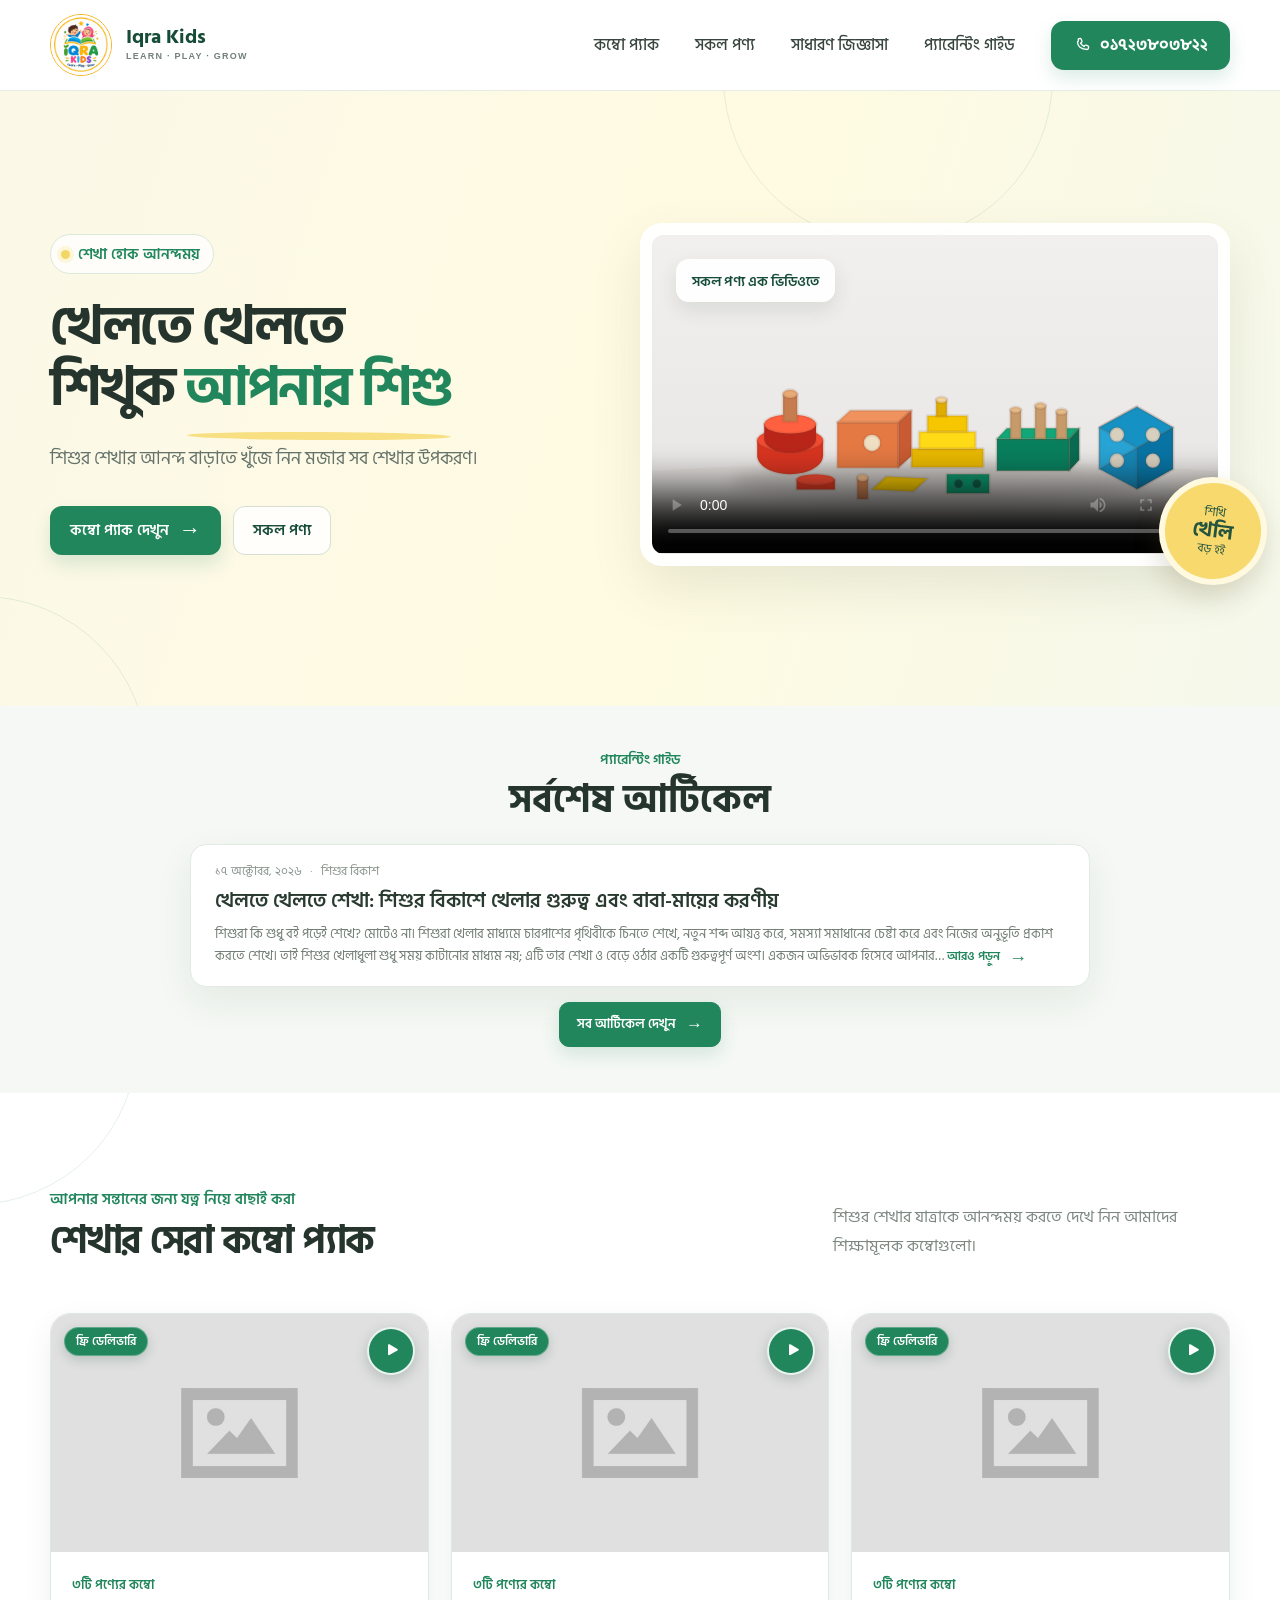
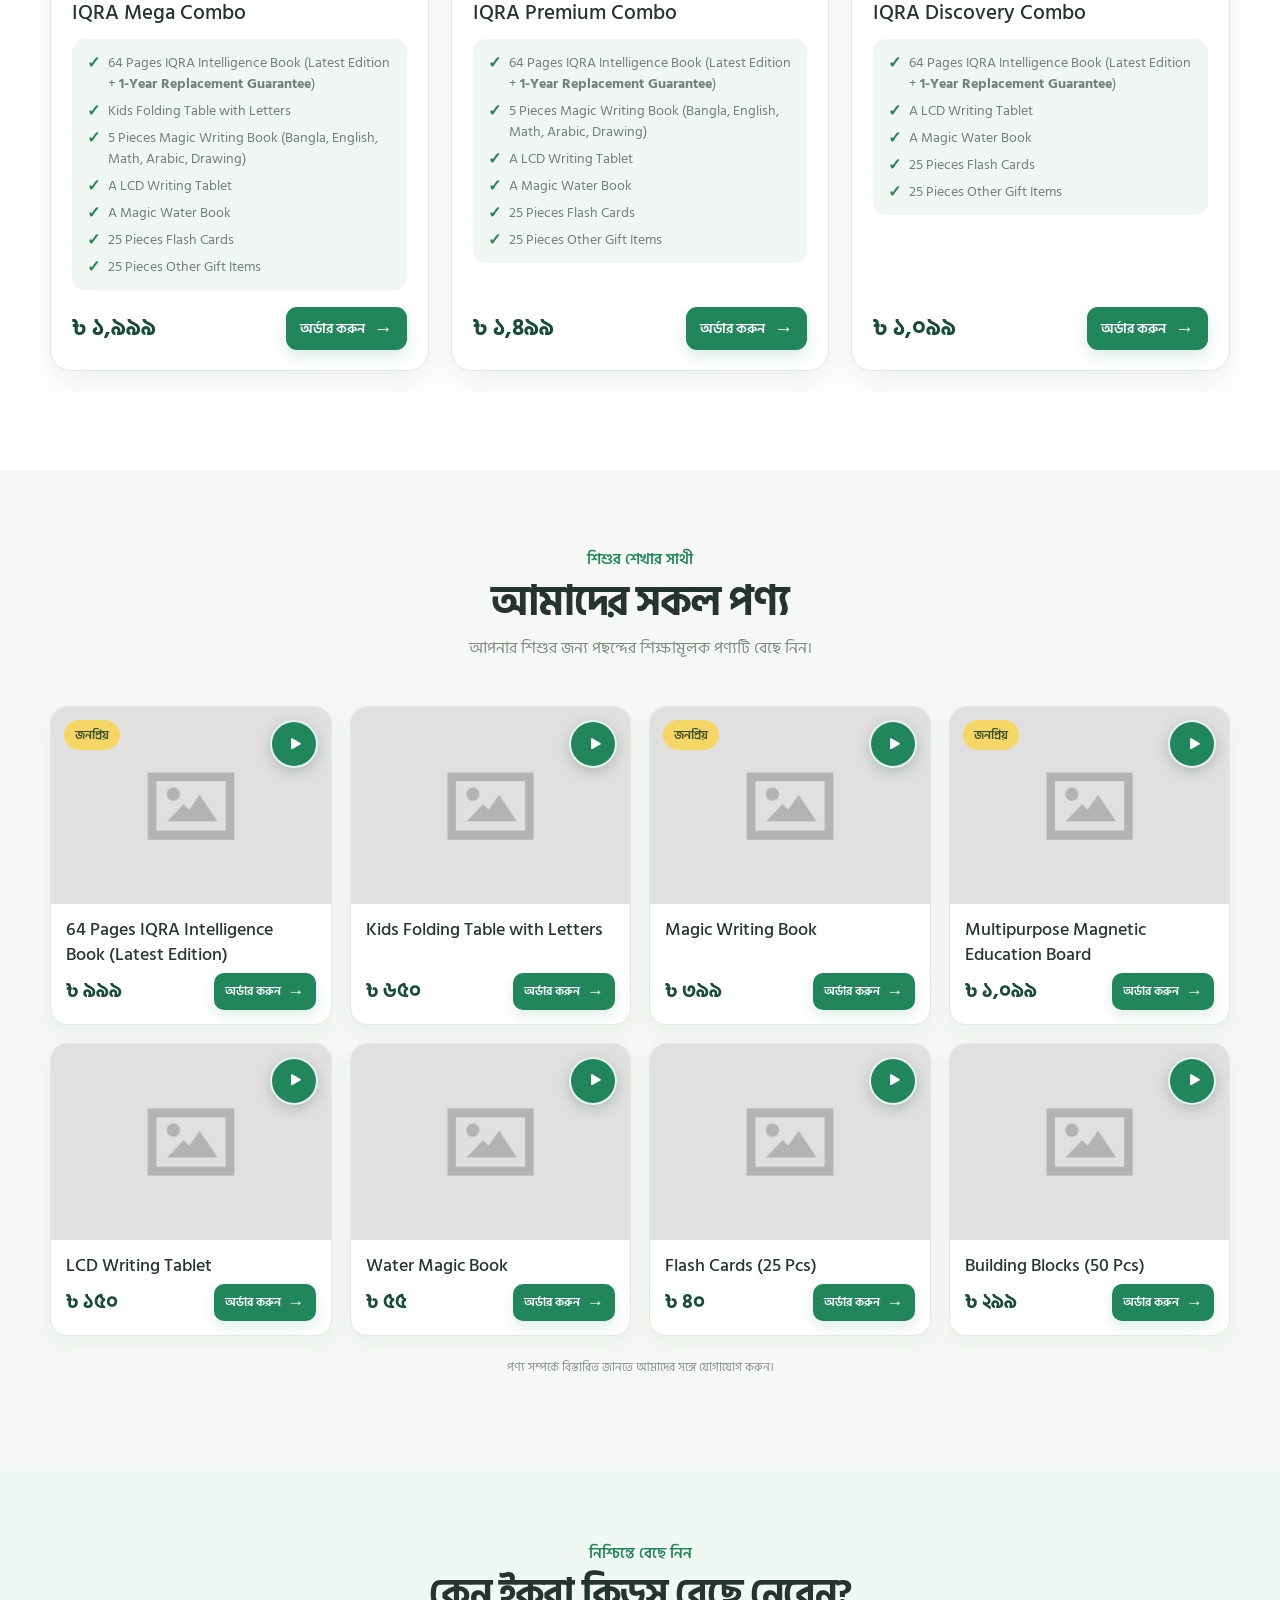
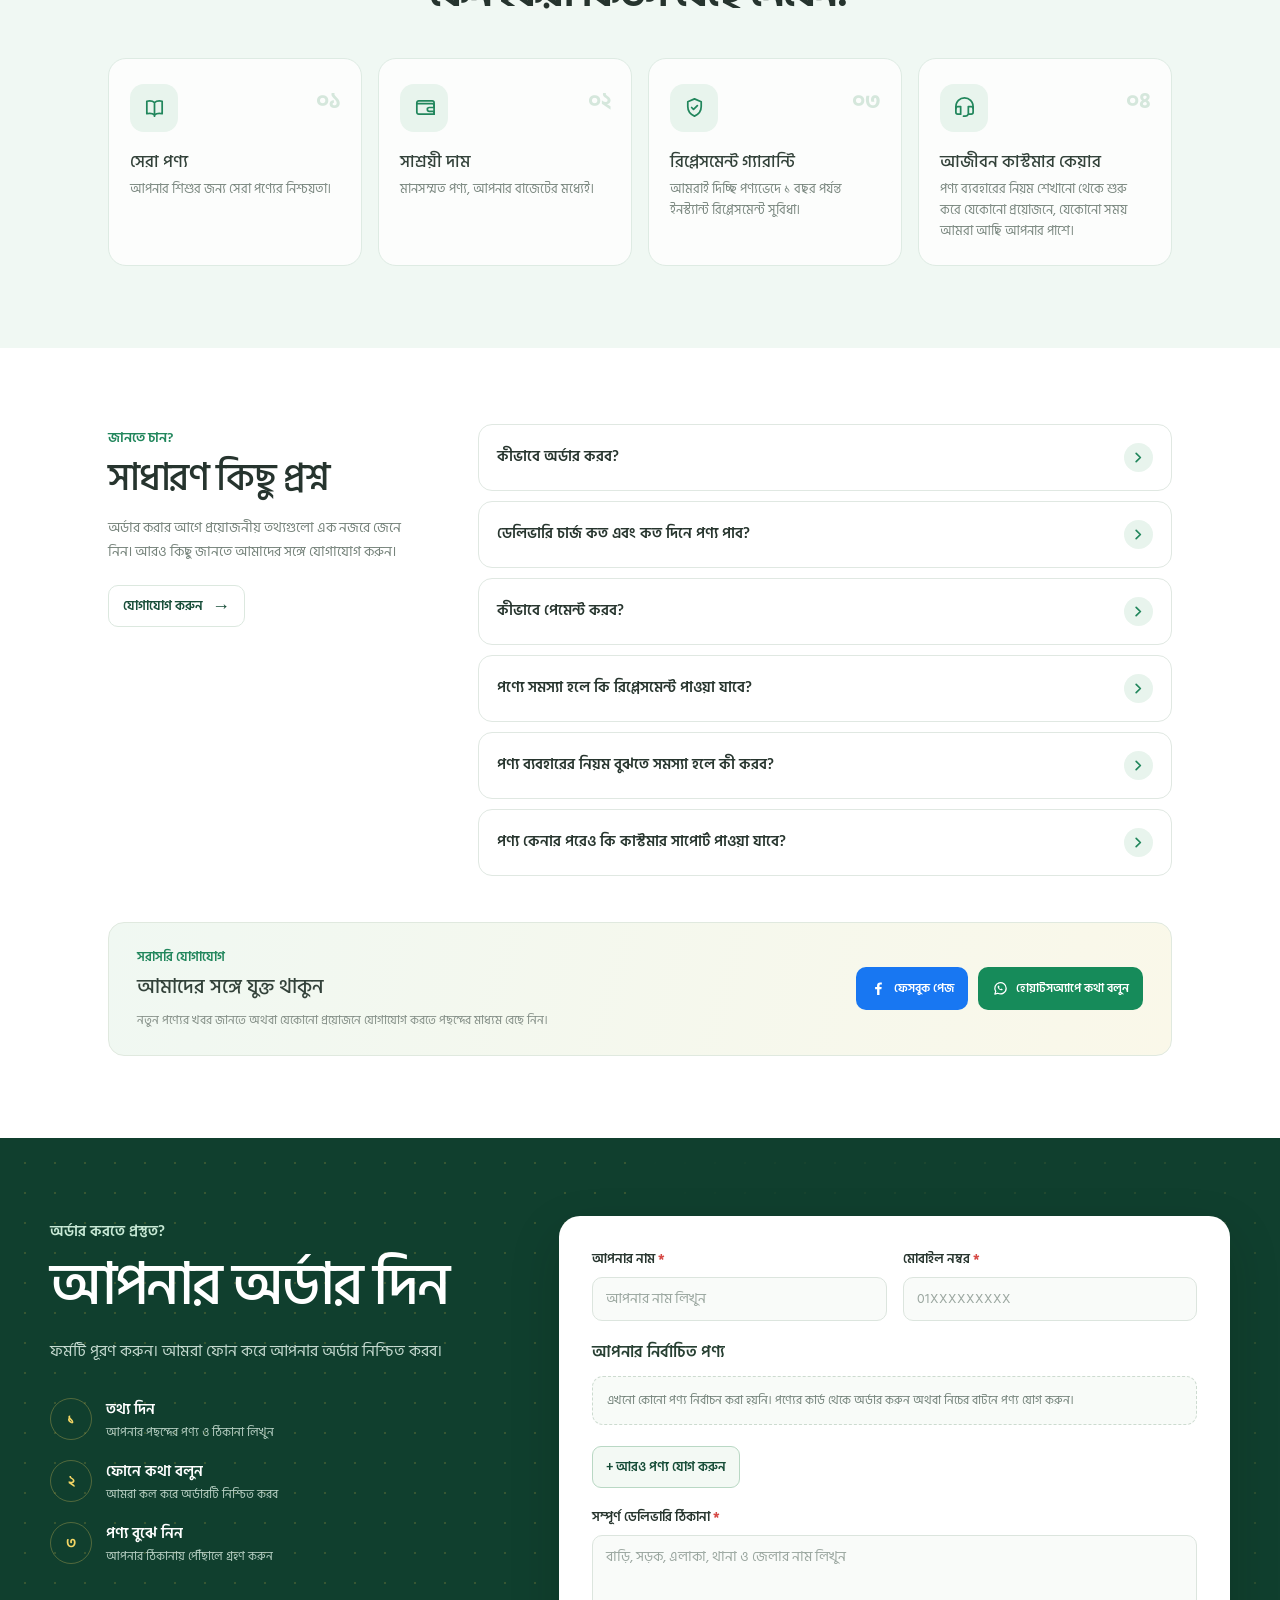
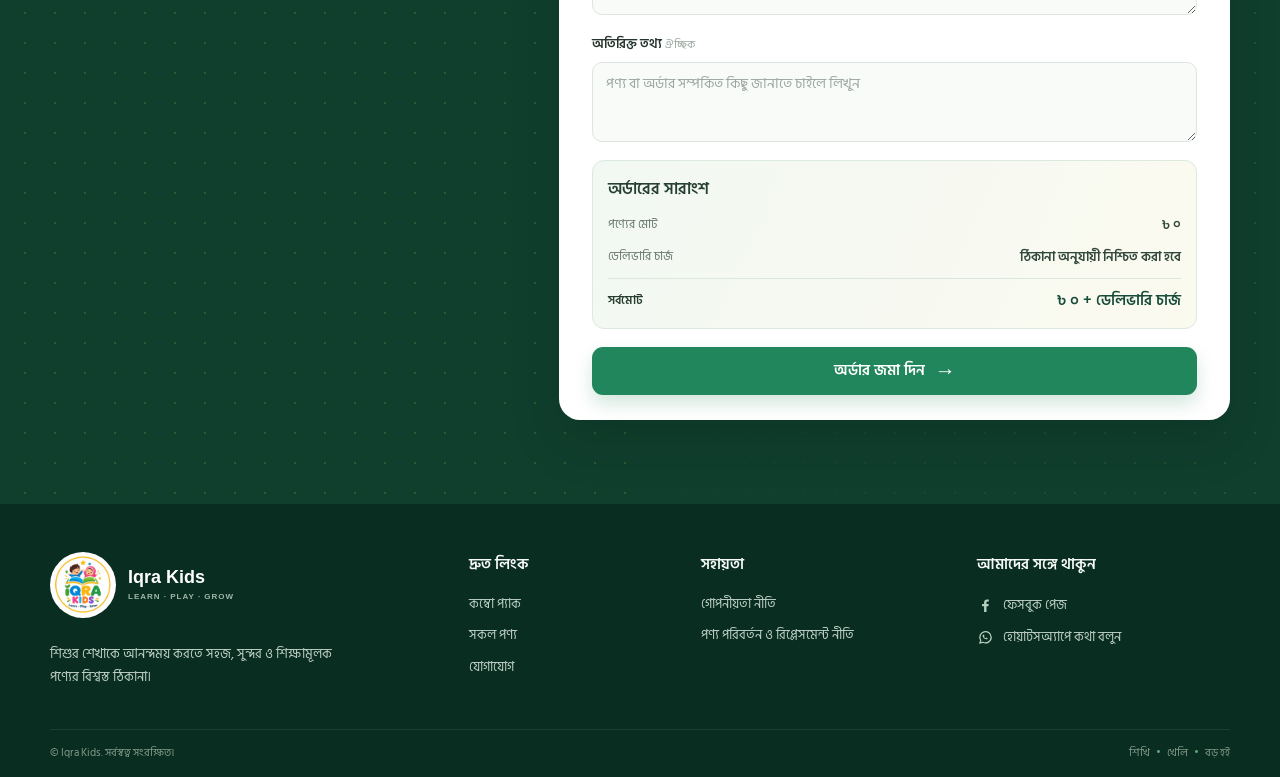
<file: index.html>
<!doctype html>
<html lang="bn">
<head>
  <meta charset="utf-8">
  <meta name="viewport" content="width=device-width, initial-scale=1">
  <meta name="theme-color" content="#ffffff">
  <title>Iqra Kids — Learn · Play · Grow</title>
  <link rel="stylesheet" href="styles.css">
</head>
<body>
  <header class="site-header">
    <nav class="navbar" aria-label="প্রধান নেভিগেশন">
      <a class="brand" href="#home" aria-label="Iqra Kids হোম">
        <img class="brand__logo" src="assets/iqra-logo.jpeg" alt="Iqra Kids লোগো">
        <span class="brand__copy">
          <span class="brand__name">Iqra Kids</span>
          <span class="brand__tagline">LEARN · PLAY · GROW</span>
        </span>
      </a>

      <button class="menu-toggle" type="button" aria-label="মেনু খুলুন" aria-expanded="false" aria-controls="primary-menu">
        <span></span><span></span><span></span>
      </button>

      <div class="nav-panel" id="primary-menu">
        <div class="nav-links">
          <a class="nav-link" href="#combo-pack">কম্বো প্যাক</a>
          <a class="nav-link" href="#products">সকল পণ্য</a>
          <a class="nav-link" href="#faq">সাধারণ জিজ্ঞাসা</a>
          <a class="nav-link" href="parenting-guides/">প্যারেন্টিং গাইড</a>
        </div>
        <a class="call-button" href="tel:+8801723803822" aria-label="ফোন করুন ০১৭২৩৮০৩৮২২">
          <svg aria-hidden="true" viewBox="0 0 24 24" fill="none"><path d="M7.1 3.8 9.4 3.3c.6-.1 1.2.2 1.4.8l1.1 2.7c.2.5.1 1-.3 1.4l-1.5 1.3a14.4 14.4 0 0 0 4.5 4.5l1.3-1.5c.4-.4.9-.5 1.4-.3l2.7 1.1c.6.2.9.8.8 1.4l-.5 2.3c-.1.6-.7 1-1.3 1C10.4 18 6 13.6 6 8.1c0-.6.4-1.2 1.1-1.3Z" stroke="currentColor" stroke-width="1.8" stroke-linecap="round" stroke-linejoin="round"/></svg>
          <span>০১৭২৩৮০৩৮২২</span>
        </a>
      </div>
    </nav>
  </header>

  <main>
    <section class="hero" id="home" aria-labelledby="hero-title">
      <span class="hero__orbit hero__orbit--top" aria-hidden="true"></span>
      <span class="hero__orbit hero__orbit--left" aria-hidden="true"></span>
      <div class="hero__inner">
        <div class="hero__content">
          <p class="hero__eyebrow"><span class="hero__spark" aria-hidden="true"></span>শেখা হোক আনন্দময়</p>
          <h1 class="hero__title" id="hero-title">খেলতে খেলতে<br>শিখুক <span>আপনার শিশু</span></h1>
          <p class="hero__description">শিশুর শেখার আনন্দ বাড়াতে খুঁজে নিন মজার সব শেখার উপকরণ।</p>
          <div class="hero__actions">
            <a class="hero__button hero__button--primary" href="#combo-pack">কম্বো প্যাক দেখুন <span aria-hidden="true">→</span></a>
            <a class="hero__button hero__button--secondary" href="#products">সকল পণ্য</a>
          </div>
        </div>

        <div class="hero__media">
          <div class="video-frame">
            <video class="hero-video" controls playsinline preload="none" poster="assets/video-poster.svg" aria-label="Iqra Kids-এর শিক্ষামূলক খেলনার পরিচিতি ভিডিও">
              <!-- আপনার ভিডিও তৈরি হলে assets/intro-video.mp4 ফাইলটি যোগ করে নিচের source লাইনটি চালু করুন। -->
              <!-- <source src="assets/intro-video.mp4" type="video/mp4"> -->
              আপনার ব্রাউজার ভিডিও চালাতে পারে না।
            </video>
            <span class="video-label">সকল পণ্য এক ভিডিওতে</span>
          </div>
          <div class="hero__seal" aria-label="শিশু খেলুক, বড় হোক">
            <span>শিখি</span><strong>খেলি</strong><span>বড় হই</span>
          </div>
        </div>
        <a class="hero__scroll" href="#combo-pack">
          <span>নিচে আরও দেখুন</span>
          <svg aria-hidden="true" viewBox="0 0 24 24" fill="none"><path d="M12 4v15m-6-6 6 6 6-6" stroke="currentColor" stroke-width="1.8" stroke-linecap="round" stroke-linejoin="round"/></svg>
        </a>
      </div>
    </section>

    <section class="journal-section home-journal" aria-labelledby="home-journal-title">
      <div class="journal-container">
        <header class="journal-section__heading">
          <p class="journal-eyebrow">প্যারেন্টিং গাইড</p>
          <h2 id="home-journal-title">সর্বশেষ আর্টিকেল</h2>
        </header>
        <article class="journal-feature-card home-journal__card">
          <div class="journal-feature-card__body">
            <p class="journal-article-meta"><time datetime="2026-10-17">১৭ অক্টোবর, ২০২৬</time><span aria-hidden="true">·</span><span>শিশুর বিকাশ</span></p>
            <h3><a href="parenting-guides/play-through-learning/">খেলতে খেলতে শেখা: শিশুর বিকাশে খেলার গুরুত্ব এবং বাবা-মায়ের করণীয়</a></h3>
            <p><span class="home-journal__excerpt--desktop">শিশুরা কি শুধু বই পড়েই শেখে? মোটেও না। শিশুরা খেলার মাধ্যমে চারপাশের পৃথিবীকে চিনতে শেখে, নতুন শব্দ আয়ত্ত করে, সমস্যা সমাধানের চেষ্টা করে এবং নিজের অনুভূতি প্রকাশ করতে শেখে। তাই শিশুর খেলাধুলা শুধু সময় কাটানোর মাধ্যম নয়; এটি তার শেখা ও বেড়ে ওঠার একটি গুরুত্বপূর্ণ অংশ। একজন অভিভাবক হিসেবে আপনার…</span><span class="home-journal__excerpt--mobile">শিশুরা কি শুধু বই পড়েই শেখে? মোটেও না। শিশুরা খেলার মাধ্যমে চারপাশের পৃথিবীকে চিনতে শেখে, নতুন শব্দ আয়ত্ত করে, সমস্যা সমাধানের চেষ্টা করে এবং নিজের অনুভূতি প্রকাশ করতে শেখে। তাই…</span> <a class="journal-read-link home-journal__inline-read" href="parenting-guides/play-through-learning/">আরও পড়ুন <span aria-hidden="true">→</span></a></p>
          </div>
        </article>
        <div class="home-journal__all">
          <a href="parenting-guides/">সব আর্টিকেল দেখুন <span aria-hidden="true">→</span></a>
        </div>
      </div>
    </section>

    <section class="combo-offers" id="combo-pack" aria-labelledby="combo-title">
      <span class="combo-offers__orbit" aria-hidden="true"></span>
      <div class="combo-offers__inner">
        <header class="combo-offers__heading">
          <div>
            <p class="combo-offers__eyebrow">আপনার সন্তানের জন্য যত্ন নিয়ে বাছাই করা</p>
            <h2 id="combo-title">শেখার সেরা কম্বো প্যাক</h2>
          </div>
          <p class="combo-offers__intro">শিশুর শেখার যাত্রাকে আনন্দময় করতে দেখে নিন আমাদের শিক্ষামূলক কম্বোগুলো।</p>
        </header>

        <div class="combo-grid">
          <article class="combo-card" data-product-id="mega-combo" data-price="1999" data-delivery="free">
            <div class="combo-card__visual">
              <img class="combo-card__image" src="assets/default.jpg" alt="IQRA Mega Combo Picture" loading="lazy">
              <span class="combo-card__badge">ফ্রি ডেলিভারি</span>
              <button class="combo-card__play" type="button" data-video="assets/combo-first.mp4" aria-label="IQRA Mega Combo Video Play">
                <svg aria-hidden="true" viewBox="0 0 24 24"><path d="M8 5.8c0-.8.9-1.3 1.6-.9l9.1 5.3a1 1 0 0 1 0 1.7l-9.1 5.3c-.7.4-1.6-.1-1.6-.9V5.8Z" fill="currentColor"/></svg>
              </button>
              <video class="combo-card__video" controls playsinline preload="none" hidden aria-label="IQRA Mega Combo Video"></video>
            </div>
            <div class="combo-card__body">
              <p class="combo-card__count">৩টি পণ্যের কম্বো</p>
              <h3>IQRA Mega Combo</h3>
              <ul class="combo-card__features">
                <li>64 Pages IQRA Intelligence Book (Latest Edition + <b>1-Year Replacement Guarantee</b>)</li>
                <li>Kids Folding Table with Letters</li>
                <li>5 Pieces Magic Writing Book (Bangla, English, Math, Arabic, Drawing)</li>
                <li>A LCD Writing Tablet</li>
                <li>A Magic Water Book</li>
                <li>25 Pieces Flash Cards</li>
                <li>25 Pieces Other Gift Items</li>
              </ul>
              <div class="combo-card__footer">
                <p class="combo-card__price">৳ ১,৯৯৯</p>
                <a class="combo-card__order" href="#order" data-order-product-id="mega-combo">অর্ডার করুন <span aria-hidden="true">→</span></a>
              </div>
            </div>
          </article>

          <article class="combo-card" data-product-id="premium-combo" data-price="1499" data-delivery="free">
            <div class="combo-card__visual">
              <img class="combo-card__image" src="assets/default.jpg" alt="IQRA Premium Combo Picture" loading="lazy">
              <span class="combo-card__badge">ফ্রি ডেলিভারি</span>
              <button class="combo-card__play" type="button" data-video="assets/combo-creative.mp4" aria-label="IQRA Premium Combo Video Play">
                <svg aria-hidden="true" viewBox="0 0 24 24"><path d="M8 5.8c0-.8.9-1.3 1.6-.9l9.1 5.3a1 1 0 0 1 0 1.7l-9.1 5.3c-.7.4-1.6-.1-1.6-.9V5.8Z" fill="currentColor"/></svg>
              </button>
              <video class="combo-card__video" controls playsinline preload="none" hidden aria-label="IQRA Premium Combo Video"></video>
            </div>
            <div class="combo-card__body">
              <p class="combo-card__count">৩টি পণ্যের কম্বো</p>
              <h3>IQRA Premium Combo</h3>
              <ul class="combo-card__features">
                <li>64 Pages IQRA Intelligence Book (Latest Edition + <b>1-Year Replacement Guarantee</b>)</li>
                <li>5 Pieces Magic Writing Book (Bangla, English, Math, Arabic, Drawing)</li>
                <li>A LCD Writing Tablet</li>
                <li>A Magic Water Book</li>
                <li>25 Pieces Flash Cards</li>
                <li>25 Pieces Other Gift Items</li>
              </ul>
              <div class="combo-card__footer">
                <p class="combo-card__price">৳ ১,৪৯৯</p>
                <a class="combo-card__order" href="#order" data-order-product-id="premium-combo">অর্ডার করুন <span aria-hidden="true">→</span></a>
              </div>
            </div>
          </article>

          <article class="combo-card" data-product-id="discovery-combo" data-price="1099" data-delivery="free">
            <div class="combo-card__visual">
              <img class="combo-card__image" src="assets/default.jpg" alt="IQRA Discovery Combo Picture" loading="lazy">
              <span class="combo-card__badge">ফ্রি ডেলিভারি</span>
              <button class="combo-card__play" type="button" data-video="assets/combo-young-learner.mp4" aria-label="IQRA Discovery Combo Video Play">
                <svg aria-hidden="true" viewBox="0 0 24 24"><path d="M8 5.8c0-.8.9-1.3 1.6-.9l9.1 5.3a1 1 0 0 1 0 1.7l-9.1 5.3c-.7.4-1.6-.1-1.6-.9V5.8Z" fill="currentColor"/></svg>
              </button>
              <video class="combo-card__video" controls playsinline preload="none" hidden aria-label="IQRA Discovery Combo Video"></video>
            </div>
            <div class="combo-card__body">
              <p class="combo-card__count">৩টি পণ্যের কম্বো</p>
              <h3>IQRA Discovery Combo</h3>
              <ul class="combo-card__features">
                <li>64 Pages IQRA Intelligence Book (Latest Edition + <b>1-Year Replacement Guarantee</b>)</li>
                <li>A LCD Writing Tablet</li>
                <li>A Magic Water Book</li>
                <li>25 Pieces Flash Cards</li>
                <li>25 Pieces Other Gift Items</li>
              </ul>
              <div class="combo-card__footer">
                <p class="combo-card__price">৳ ১,০৯৯</p>
                <a class="combo-card__order" href="#order" data-order-product-id="discovery-combo">অর্ডার করুন <span aria-hidden="true">→</span></a>
              </div>
            </div>
          </article>
        </div>
      </div>
    </section>

    <section class="products" id="products" aria-labelledby="products-title">
      <div class="products__inner">
        <header class="products__heading">
          <p class="products__eyebrow">শিশুর শেখার সাথী</p>
          <h2 id="products-title">আমাদের সকল পণ্য</h2>
          <p class="products__intro">আপনার শিশুর জন্য পছন্দের শিক্ষামূলক পণ্যটি বেছে নিন।</p>
        </header>

        <div class="products-grid">
          <article class="product-card" data-product-id="intelligence-book" data-price="999">
            <div class="combo-card__visual product-card__visual">
              <img class="combo-card__image" src="assets/default.jpg" alt="64 Pages IQRA Intelligence Book" loading="lazy">
              <span class="product-card__badge">জনপ্রিয়</span>
              <button class="combo-card__play" type="button" data-video="assets/product-alphabet.mp4" aria-label="64 Pages IQRA Intelligence Book ভিডিও চালান"><svg aria-hidden="true" viewBox="0 0 24 24"><path d="M8 5.8c0-.8.9-1.3 1.6-.9l9.1 5.3a1 1 0 0 1 0 1.7l-9.1 5.3c-.7.4-1.6-.1-1.6-.9V5.8Z" fill="currentColor"/></svg></button>
              <video class="combo-card__video" controls playsinline preload="none" hidden aria-label="64 Pages IQRA Intelligence Book ভিডিও"></video>
            </div>
            <div class="product-card__body"><h3>64 Pages IQRA Intelligence Book (Latest Edition)</h3><div class="product-card__footer"><strong>৳ ৯৯৯</strong><a href="#order" data-order-product-id="intelligence-book">অর্ডার করুন <span aria-hidden="true">→</span></a></div></div>
          </article>

          <article class="product-card" data-product-id="folding-letter-table" data-price="650">
            <div class="combo-card__visual product-card__visual">
              <img class="combo-card__image" src="assets/default.jpg" alt="Kids Folding Table with Letters" loading="lazy">
              <button class="combo-card__play" type="button" data-video="assets/product-abacus.mp4" aria-label="Kids Folding Table with Letters ভিডিও চালান"><svg aria-hidden="true" viewBox="0 0 24 24"><path d="M8 5.8c0-.8.9-1.3 1.6-.9l9.1 5.3a1 1 0 0 1 0 1.7l-9.1 5.3c-.7.4-1.6-.1-1.6-.9V5.8Z" fill="currentColor"/></svg></button>
              <video class="combo-card__video" controls playsinline preload="none" hidden aria-label="Kids Folding Table with Letters ভিডিও"></video>
            </div>
            <div class="product-card__body"><h3>Kids Folding Table with Letters</h3><div class="product-card__footer"><strong>৳ ৬৫০</strong><a href="#order" data-order-product-id="folding-letter-table">অর্ডার করুন <span aria-hidden="true">→</span></a></div></div>
          </article>

          <article class="product-card" data-product-id="magic-writing-book" data-price="399">
            <div class="combo-card__visual product-card__visual">
              <img class="combo-card__image" src="assets/default.jpg" alt="Magic Writing Book" loading="lazy">
              <span class="product-card__badge">জনপ্রিয়</span>
              <button class="combo-card__play" type="button" data-video="assets/product-shape-sorter.mp4" aria-label="Magic Writing Book ভিডিও চালান"><svg aria-hidden="true" viewBox="0 0 24 24"><path d="M8 5.8c0-.8.9-1.3 1.6-.9l9.1 5.3a1 1 0 0 1 0 1.7l-9.1 5.3c-.7.4-1.6-.1-1.6-.9V5.8Z" fill="currentColor"/></svg></button>
              <video class="combo-card__video" controls playsinline preload="none" hidden aria-label="Magic Writing Book ভিডিও"></video>
            </div>
            <div class="product-card__body"><h3>Magic Writing Book</h3><div class="product-card__footer"><strong>৳ ৩৯৯</strong><a href="#order" data-order-product-id="magic-writing-book">অর্ডার করুন <span aria-hidden="true">→</span></a></div></div>
          </article>

          <article class="product-card" data-product-id="magnetic-education-board" data-price="1099">
            <div class="combo-card__visual product-card__visual">
              <img class="combo-card__image" src="assets/default.jpg" alt="Multipurpose Magnetic Education Board" loading="lazy">
              <span class="product-card__badge">জনপ্রিয়</span>
              <button class="combo-card__play" type="button" data-video="assets/product-word-cards.mp4" aria-label="Multipurpose Magnetic Education Board ভিডিও চালান"><svg aria-hidden="true" viewBox="0 0 24 24"><path d="M8 5.8c0-.8.9-1.3 1.6-.9l9.1 5.3a1 1 0 0 1 0 1.7l-9.1 5.3c-.7.4-1.6-.1-1.6-.9V5.8Z" fill="currentColor"/></svg></button>
              <video class="combo-card__video" controls playsinline preload="none" hidden aria-label="Multipurpose Magnetic Education Board ভিডিও"></video>
            </div>
            <div class="product-card__body"><h3>Multipurpose Magnetic Education Board</h3><div class="product-card__footer"><strong>৳ ১,০৯৯</strong><a href="#order" data-order-product-id="magnetic-education-board">অর্ডার করুন <span aria-hidden="true">→</span></a></div></div>
          </article>

          <article class="product-card" data-product-id="lcd-writing-tablet" data-price="150">
            <div class="combo-card__visual product-card__visual">
              <img class="combo-card__image" src="assets/default.jpg" alt="LCD Writing Tablet" loading="lazy">
              <button class="combo-card__play" type="button" data-video="assets/product-building-blocks.mp4" aria-label="LCD Writing Tablet ভিডিও চালান"><svg aria-hidden="true" viewBox="0 0 24 24"><path d="M8 5.8c0-.8.9-1.3 1.6-.9l9.1 5.3a1 1 0 0 1 0 1.7l-9.1 5.3c-.7.4-1.6-.1-1.6-.9V5.8Z" fill="currentColor"/></svg></button>
              <video class="combo-card__video" controls playsinline preload="none" hidden aria-label="LCD Writing Tablet ভিডিও"></video>
            </div>
            <div class="product-card__body"><h3>LCD Writing Tablet</h3><div class="product-card__footer"><strong>৳ ১৫০</strong><a href="#order" data-order-product-id="lcd-writing-tablet">অর্ডার করুন <span aria-hidden="true">→</span></a></div></div>
          </article>

          <article class="product-card" data-product-id="water-magic-book" data-price="55">
            <div class="combo-card__visual product-card__visual">
              <img class="combo-card__image" src="assets/default.jpg" alt="Water Magic Book" loading="lazy">
              <!-- <span class="product-card__badge">নতুন</span> -->
              <button class="combo-card__play" type="button" data-video="assets/product-geometry-puzzle.mp4" aria-label="Water Magic Book ভিডিও চালান"><svg aria-hidden="true" viewBox="0 0 24 24"><path d="M8 5.8c0-.8.9-1.3 1.6-.9l9.1 5.3a1 1 0 0 1 0 1.7l-9.1 5.3c-.7.4-1.6-.1-1.6-.9V5.8Z" fill="currentColor"/></svg></button>
              <video class="combo-card__video" controls playsinline preload="none" hidden aria-label="Water Magic Book ভিডিও"></video>
            </div>
            <div class="product-card__body"><h3>Water Magic Book</h3><div class="product-card__footer"><strong>৳ ৫৫</strong><a href="#order" data-order-product-id="water-magic-book">অর্ডার করুন <span aria-hidden="true">→</span></a></div></div>
          </article>

          <article class="product-card" data-product-id="flash-cards-25" data-price="40">
            <div class="combo-card__visual product-card__visual">
              <img class="combo-card__image" src="assets/default.jpg" alt="Flash Cards" loading="lazy">
              <button class="combo-card__play" type="button" data-video="assets/product-color-learning.mp4" aria-label="Flash Cards ভিডিও চালান"><svg aria-hidden="true" viewBox="0 0 24 24"><path d="M8 5.8c0-.8.9-1.3 1.6-.9l9.1 5.3a1 1 0 0 1 0 1.7l-9.1 5.3c-.7.4-1.6-.1-1.6-.9V5.8Z" fill="currentColor"/></svg></button>
              <video class="combo-card__video" controls playsinline preload="none" hidden aria-label="Flash Cards ভিডিও"></video>
            </div>
            <div class="product-card__body"><h3>Flash Cards (25 Pcs)</h3><div class="product-card__footer"><strong>৳ ৪০</strong><a href="#order" data-order-product-id="flash-cards-25">অর্ডার করুন <span aria-hidden="true">→</span></a></div></div>
          </article>

          <article class="product-card" data-product-id="building-blocks-50" data-price="299">
            <div class="combo-card__visual product-card__visual">
              <img class="combo-card__image" src="assets/default.jpg" alt="Building Blocks" loading="lazy">
              <button class="combo-card__play" type="button" data-video="assets/product-number-letter-blocks.mp4" aria-label="Building Blocks ভিডিও চালান"><svg aria-hidden="true" viewBox="0 0 24 24"><path d="M8 5.8c0-.8.9-1.3 1.6-.9l9.1 5.3a1 1 0 0 1 0 1.7l-9.1 5.3c-.7.4-1.6-.1-1.6-.9V5.8Z" fill="currentColor"/></svg></button>
              <video class="combo-card__video" controls playsinline preload="none" hidden aria-label="Building Blocks ভিডিও"></video>
            </div>
            <div class="product-card__body"><h3>Building Blocks (50 Pcs)</h3><div class="product-card__footer"><strong>৳ ২৯৯</strong><a href="#order" data-order-product-id="building-blocks-50">অর্ডার করুন <span aria-hidden="true">→</span></a></div></div>
          </article>
        </div>
        <p class="products__note">পণ্য সম্পর্কে বিস্তারিত জানতে আমাদের সঙ্গে যোগাযোগ করুন।</p>
      </div>
    </section>

    <section class="why-us" id="why-us" aria-labelledby="why-us-title">
      <div class="why-us__inner">
        <header class="why-us__heading">
          <p>নিশ্চিন্তে বেছে নিন</p>
          <h2 id="why-us-title">কেন ইকরা কিডস বেছে নেবেন?</h2>
        </header>
        <div class="why-grid">
          <article class="why-card">
            <span class="why-card__icon" aria-hidden="true"><svg viewBox="0 0 24 24" fill="none"><path d="M12 7v14m0-14C10.5 5.5 7.5 4.8 4 5.5v13c3.5-.7 6.5 0 8 1.5m0-13c1.5-1.5 4.5-2.2 8-1.5v13c-3.5-.7-6.5 0-8 1.5" stroke="currentColor" stroke-width="1.8" stroke-linecap="round" stroke-linejoin="round"/></svg></span>
            <span class="why-card__number">০১</span>
            <h3>সেরা পণ্য</h3>
            <p>আপনার শিশুর জন্য সেরা পণ্যের নিশ্চয়তা।</p>
          </article>
          <article class="why-card">
            <span class="why-card__icon" aria-hidden="true"><svg viewBox="0 0 24 24" fill="none"><path d="M4 7a2 2 0 0 1 2-2h14a2 2 0 0 1 2 2v12H6a2 2 0 0 1-2-2V7Z" stroke="currentColor" stroke-width="1.8" stroke-linejoin="round"/><path d="M4 8h16a2 2 0 0 1 2 2v2h-5a2 2 0 0 0 0 4h5v3m-7-6h.01" stroke="currentColor" stroke-width="1.8" stroke-linecap="round" stroke-linejoin="round"/></svg></span>
            <span class="why-card__number">০২</span>
            <h3>সাশ্রয়ী দাম</h3>
            <p>মানসম্মত পণ্য, আপনার বাজেটের মধ্যেই।</p>
          </article>
          <article class="why-card">
            <span class="why-card__icon" aria-hidden="true"><svg viewBox="0 0 24 24" fill="none"><path d="M12 3 5 6v5c0 4.4 2.8 8.2 7 10 4.2-1.8 7-5.6 7-10V6l-7-3Z" stroke="currentColor" stroke-width="1.8" stroke-linejoin="round"/><path d="m9 12 2 2 4-4" stroke="currentColor" stroke-width="1.8" stroke-linecap="round" stroke-linejoin="round"/></svg></span>
            <span class="why-card__number">০৩</span>
            <h3>রিপ্লেসমেন্ট গ্যারান্টি</h3>
            <p>আমরাই দিচ্ছি পণ্যভেদে ১ বছর পর্যন্ত ইনস্ট্যান্ট রিপ্লেসমেন্ট সুবিধা।</p>
          </article>
          <article class="why-card">
            <span class="why-card__icon" aria-hidden="true"><svg viewBox="0 0 24 24" fill="none"><path d="M3 13v-2a9 9 0 0 1 18 0v2" stroke="currentColor" stroke-width="1.8" stroke-linecap="round"/><path d="M3 13v4a2 2 0 0 0 2 2h3v-8H5a2 2 0 0 0-2 2Zm18 0v4a2 2 0 0 1-2 2h-3v-8h3a2 2 0 0 1 2 2Zm-5 6a4 4 0 0 1-4 2h-1" stroke="currentColor" stroke-width="1.8" stroke-linecap="round" stroke-linejoin="round"/></svg></span>
            <span class="why-card__number">০৪</span>
            <h3>আজীবন কাস্টমার কেয়ার</h3>
            <p>পণ্য ব্যবহারের নিয়ম শেখানো থেকে শুরু করে যেকোনো প্রয়োজনে, যেকোনো সময় আমরা আছি আপনার পাশে।</p>
          </article>
        </div>
      </div>
    </section>

    <section class="faq" id="faq" aria-labelledby="faq-title">
      <div class="faq__inner">
        <div class="faq__layout">
          <div class="faq__intro">
            <p class="faq__eyebrow">জানতে চান?</p>
            <h2 id="faq-title">সাধারণ কিছু প্রশ্ন</h2>
            <p class="faq__description">অর্ডার করার আগে প্রয়োজনীয় তথ্যগুলো এক নজরে জেনে নিন। আরও কিছু জানতে আমাদের সঙ্গে যোগাযোগ করুন।</p>
            <a class="faq__contact" href="https://wa.me/8801723803822" target="_blank" rel="noopener noreferrer">যোগাযোগ করুন <span aria-hidden="true">→</span></a>
          </div>

          <div class="faq-list">
            <article class="faq-item">
              <h3><button class="faq-question" type="button" aria-expanded="false" aria-controls="faq-answer-1" id="faq-question-1"><span>কীভাবে অর্ডার করব?</span><span class="faq-chevron" aria-hidden="true"><svg viewBox="0 0 16 16"><path d="m5.5 3.5 4.5 4.5-4.5 4.5"/></svg></span></button></h3>
              <div class="faq-answer" id="faq-answer-1" role="region" aria-labelledby="faq-question-1" hidden><p>
১. আপনার পছন্দের পণ্যের নিচে থাকা <b>“অর্ডার করুন”</b> বাটনে ক্লিক করুন।<br>

২. পণ্যের কার্ড থেকে <b>“অর্ডার করুন”</b> চাপলে সেটি সরাসরি অর্ডারে যোগ হবে। আরও পণ্য চাইলে অর্ডার ফর্মের <b>“আরও পণ্য যোগ করুন”</b> বাটন ব্যবহার করুন।<br>

৩. প্রতিটি পণ্যের পরিমাণ দেখে আপনার নাম, মোবাইল নম্বর ও সম্পূর্ণ ঠিকানা দিন। অর্ডার জমা দেওয়ার আগে সারাংশে পণ্যের মোট মূল্য দেখে নিন।<br>

৪. সব তথ্য সঠিকভাবে পূরণ করে <b>“অর্ডার জমা দিন”</b> বাটনে ক্লিক করুন। আপনি চাইলে আমাদের <b>Facebook পেজ অথবা WhatsApp</b>-এর মাধ্যমেও অর্ডার করতে পারবেন।<br>

৫. অর্ডার জমা দেওয়ার কিছুক্ষণের মধ্যেই আমাদের প্রতিনিধি ফোন করে আপনার অর্ডার নিশ্চিত করবেন। তাই সঠিক মোবাইল নম্বর দিয়ে নিশ্চিন্তে অর্ডার করুন।</p></div>
            </article>
            <article class="faq-item">
              <h3><button class="faq-question" type="button" aria-expanded="false" aria-controls="faq-answer-2" id="faq-question-2"><span>ডেলিভারি চার্জ কত এবং কত দিনে পণ্য পাব?</span><span class="faq-chevron" aria-hidden="true"><svg viewBox="0 0 16 16"><path d="m5.5 3.5 4.5 4.5-4.5 4.5"/></svg></span></button></h3>
              <div class="faq-answer" id="faq-answer-2" role="region" aria-labelledby="faq-question-2" hidden><p>আমাদের বেশিরভাগ পণ্যের <b>ডেলিভারি চার্জ সম্পূর্ণ ফ্রি!</b> যেসব পণ্যের ক্ষেত্রে ডেলিভারি চার্জ প্রযোজ্য, সেগুলোর জন্য—<br>

- <b>ঢাকার ভেতরে:</b> ৭০ টাকা<br>
- <b>ঢাকার বাইরে:</b> ১৩০ টাকা<br>

তবে অর্ডারের পরিমাণ অনুযায়ী ডেলিভারি চার্জ পরিবর্তিত হতে পারে। অর্ডার কনফার্ম করার সময় আমাদের প্রতিনিধি আপনাকে প্রযোজ্য চার্জ জানিয়ে দেবেন।

সাধারণত অর্ডার কনফার্ম হওয়ার <b>২–৭ দিনের মধ্যে</b> আপনার ঠিকানায় পণ্য পৌঁছে যাবে।</p></div>
            </article>
            <article class="faq-item">
              <h3><button class="faq-question" type="button" aria-expanded="false" aria-controls="faq-answer-3" id="faq-question-3"><span>কীভাবে পেমেন্ট করব?</span><span class="faq-chevron" aria-hidden="true"><svg viewBox="0 0 16 16"><path d="m5.5 3.5 4.5 4.5-4.5 4.5"/></svg></span></button></h3>
              <div class="faq-answer" id="faq-answer-3" role="region" aria-labelledby="faq-question-3" hidden><p>আপনার সুবিধা অনুযায়ী <b>ক্যাশ অন ডেলিভারি অথবা বিকাশ/নগদে অগ্রিম পেমেন্ট</b> করতে পারবেন।

🎁 <b>অগ্রিম পেমেন্টে পাচ্ছেন ৫% ক্যাশব্যাক!</b>

অর্থাৎ, প্রতি ১,০০০ টাকার পণ্যে পাচ্ছেন ৫০ টাকা ক্যাশব্যাক। আপনার পছন্দের পণ্য অর্ডার করুন আর অগ্রিম পেমেন্টে সাশ্রয় করুন!</p></div>
            </article>
            <article class="faq-item">
              <h3><button class="faq-question" type="button" aria-expanded="false" aria-controls="faq-answer-4" id="faq-question-4"><span>পণ্যে সমস্যা হলে কি রিপ্লেসমেন্ট পাওয়া যাবে?</span><span class="faq-chevron" aria-hidden="true"><svg viewBox="0 0 16 16"><path d="m5.5 3.5 4.5 4.5-4.5 4.5"/></svg></span></button></h3>
              <div class="faq-answer" id="faq-answer-4" role="region" aria-labelledby="faq-question-4" hidden><p>গ্রাহকদের সেরা পণ্য ও সেরা সার্ভিস দেওয়াই আমাদের একান্ত লক্ষ্য। তাই পণ্যভেদে ডেলিভারির পর সর্বোচ্চ <b>১ বছর পর্যন্ত</b> বিভিন্ন সমস্যায় আমরা দিচ্ছি <b>ইনস্ট্যান্ট রিপ্লেসমেন্ট সুবিধা!</b>

রিপ্লেসমেন্টের শর্তাবলি ও বিস্তারিত জানতে আমাদের <a href="product-return-policy/" target="_blank" rel="noopener noreferrer">পণ্য পরিবর্তন নীতি</a> পড়ুন।</p></div>
            </article>
            <article class="faq-item">
              <h3><button class="faq-question" type="button" aria-expanded="false" aria-controls="faq-answer-6" id="faq-question-6"><span>পণ্য ব্যবহারের নিয়ম বুঝতে সমস্যা হলে কী করব?</span><span class="faq-chevron" aria-hidden="true"><svg viewBox="0 0 16 16"><path d="m5.5 3.5 4.5 4.5-4.5 4.5"/></svg></span></button></h3>
              <div class="faq-answer" id="faq-answer-6" role="region" aria-labelledby="faq-question-6" hidden><p>পণ্য ব্যবহারের নিয়ম বুঝতে কোনো সমস্যা হলে আমাদের <b>Facebook পেজ অথবা WhatsApp-এ</b> যোগাযোগ করুন। আমাদের প্রতিনিধি অডিও বা ভিডিও কলের মাধ্যমে আপনাকে পণ্য ব্যবহারের নিয়ম বিস্তারিতভাবে বুঝিয়ে দেবেন। আপনার সুবিধাই আমাদের অগ্রাধিকার!</p></div>
            </article>
            <article class="faq-item">
              <h3><button class="faq-question" type="button" aria-expanded="false" aria-controls="faq-answer-5" id="faq-question-5"><span>পণ্য কেনার পরেও কি কাস্টমার সাপোর্ট পাওয়া যাবে?</span><span class="faq-chevron" aria-hidden="true"><svg viewBox="0 0 16 16"><path d="m5.5 3.5 4.5 4.5-4.5 4.5"/></svg></span></button></h3>
              <div class="faq-answer" id="faq-answer-5" role="region" aria-labelledby="faq-question-5" hidden><p>জ্বী, পণ্য কেনার পরেও যেকোনো প্রয়োজনে আমরা আছি আপনার পাশে। যেকোনো সময় সহায়তার জন্য আমাদের <b>Facebook পেজ অথবা WhatsApp-এ</b> যোগাযোগ করুন। আমাদের প্রতিনিধি আপনাকে সর্বোচ্চ সহযোগিতা করার চেষ্টা করবেন। আপনার সন্তুষ্টিই আমাদের অগ্রাধিকার!</p></div>
            </article>
          </div>
        </div>

        <aside class="faq-cta" aria-label="সরাসরি যোগাযোগ">
          <div class="faq-cta__copy">
            <p>সরাসরি যোগাযোগ</p>
            <h3>আমাদের সঙ্গে যুক্ত থাকুন</h3>
            <span>নতুন পণ্যের খবর জানতে অথবা যেকোনো প্রয়োজনে যোগাযোগ করতে পছন্দের মাধ্যম বেছে নিন।</span>
          </div>
          <div class="faq-cta__actions">
            <a class="faq-cta__facebook" href="https://www.facebook.com/IqraKidsBD" target="_blank" rel="noopener noreferrer"><svg aria-hidden="true" viewBox="0 0 24 24"><path d="M13.4 21v-8h2.7l.4-3.1h-3.1V8c0-.9.3-1.5 1.6-1.5h1.7V3.7c-.3 0-1.3-.1-2.5-.1-2.5 0-4.2 1.5-4.2 4.3v2H7.2V13H10v8h3.4Z" fill="currentColor"/></svg>ফেসবুক পেজ</a>
            <a class="faq-cta__whatsapp" href="https://wa.me/8801723803822" target="_blank" rel="noopener noreferrer"><svg aria-hidden="true" viewBox="0 0 24 24" fill="none"><path d="M20 11.7a8 8 0 0 1-11.8 7L4 20l1.3-4A8 8 0 1 1 20 11.7Z" stroke="currentColor" stroke-width="1.8" stroke-linejoin="round"/><path d="M9 8.2c.3-.4.6-.3.8 0l.8 1.3c.2.3.1.5-.2.8l-.5.5c.5 1 1.3 1.7 2.3 2.2l.5-.6c.2-.3.5-.3.8-.2l1.3.7c.4.2.4.5.2.8-.4.7-1.1 1-1.9.9-2.2-.3-4.8-2.7-5.2-4.8-.2-.7.3-1.3 1.1-1.6Z" fill="currentColor"/></svg>হোয়াটসঅ্যাপে কথা বলুন</a>
          </div>
        </aside>
      </div>
    </section>

    <section class="order" id="order" aria-labelledby="order-title">
      <div class="order__inner">
        <div class="order__copy">
          <p class="order__eyebrow">অর্ডার করতে প্রস্তুত?</p>
          <h2 id="order-title">আপনার অর্ডার দিন</h2>
          <p class="order__lead">ফর্মটি পূরণ করুন। আমরা ফোন করে আপনার অর্ডার নিশ্চিত করব।</p>
          <ol class="order-steps">
            <li><span class="order-steps__number">১</span><span><strong>তথ্য দিন</strong><small>আপনার পছন্দের পণ্য ও ঠিকানা লিখুন</small></span></li>
            <li><span class="order-steps__number">২</span><span><strong>ফোনে কথা বলুন</strong><small>আমরা কল করে অর্ডারটি নিশ্চিত করব</small></span></li>
            <li><span class="order-steps__number">৩</span><span><strong>পণ্য বুঝে নিন</strong><small>আপনার ঠিকানায় পৌঁছালে গ্রহণ করুন</small></span></li>
          </ol>
        </div>

        <form class="order-form" id="order-form" data-email-recipient="rijone.cse@gmail.com">
          <div class="order-form__grid">
            <input class="order-form__honey" type="text" name="_honey" tabindex="-1" autocomplete="off" aria-hidden="true">
            <label class="order-field">
              <span>আপনার নাম <b>*</b></span>
              <input name="name" type="text" autocomplete="name" placeholder="আপনার নাম লিখুন" required>
            </label>
            <label class="order-field">
              <span>মোবাইল নম্বর <b>*</b></span>
              <input name="phone" type="tel" autocomplete="tel" inputmode="tel" placeholder="01XXXXXXXXX" required>
            </label>
            <section class="order-cart order-field--wide" aria-labelledby="order-cart-title">
              <h3 id="order-cart-title">আপনার নির্বাচিত পণ্য</h3>
              <div class="order-cart__items" id="order-items" aria-live="polite"></div>
              <p class="order-cart__empty" id="order-cart-empty">এখনো কোনো পণ্য নির্বাচন করা হয়নি। পণ্যের কার্ড থেকে অর্ডার করুন অথবা নিচের বাটনে পণ্য যোগ করুন।</p>
              <button class="order-add-button" id="open-product-picker" type="button" aria-expanded="false" aria-controls="product-picker">+ আরও পণ্য যোগ করুন</button>
              <div class="product-picker" id="product-picker" hidden>
                <div class="product-picker__heading">
                  <h4>পণ্য বেছে নিন</h4>
                  <button class="product-picker__close" id="close-product-picker" type="button" aria-label="পণ্য তালিকা বন্ধ করুন">×</button>
                </div>
                <label class="product-picker__search-label" for="product-search">পণ্য খুঁজুন</label>
                <input class="product-picker__search" id="product-search" type="search" placeholder="পণ্যের নাম লিখুন" autocomplete="off">
                <div class="product-picker__grid" id="product-picker-items"></div>
                <p class="product-picker__empty" id="product-picker-empty" hidden>এই নামে কোনো পণ্য পাওয়া যায়নি।</p>
              </div>
            </section>
            <label class="order-field order-field--wide">
              <span>সম্পূর্ণ ডেলিভারি ঠিকানা <b>*</b></span>
              <textarea name="address" rows="3" autocomplete="street-address" placeholder="বাড়ি, সড়ক, এলাকা, থানা ও জেলার নাম লিখুন" required></textarea>
            </label>
            <label class="order-field order-field--wide">
              <span>অতিরিক্ত তথ্য <small>ঐচ্ছিক</small></span>
              <textarea name="notes" rows="2" placeholder="পণ্য বা অর্ডার সম্পর্কিত কিছু জানাতে চাইলে লিখুন"></textarea>
            </label>
            <section class="order-summary order-field--wide" aria-labelledby="order-summary-title">
              <h3 id="order-summary-title">অর্ডারের সারাংশ</h3>
              <div class="order-summary__row"><span>পণ্যের মোট</span><strong id="order-subtotal">৳ ০</strong></div>
              <div class="order-summary__row"><span>ডেলিভারি চার্জ</span><strong id="order-delivery">ঠিকানা অনুযায়ী নিশ্চিত করা হবে</strong></div>
              <div class="order-summary__row order-summary__total"><span>সর্বমোট</span><strong id="order-total">৳ ০ + ডেলিভারি চার্জ</strong></div>
            </section>
            <button class="order-form__submit" type="submit">অর্ডার জমা দিন <span aria-hidden="true">→</span></button>
<!--            <p class="order-form__privacy"><svg aria-hidden="true" viewBox="0 0 24 24" fill="none"><path d="M12 3 5 6v5c0 4.5 2.9 8.5 7 10 4.1-1.5 7-5.5 7-10V6l-7-3Z" stroke="currentColor" stroke-width="1.7"/><path d="m9 12 2 2 4-4" stroke="currentColor" stroke-width="1.7" stroke-linecap="round" stroke-linejoin="round"/></svg>একাধিক পণ্য অর্ডার করতে চাইলে প্রতিটি পণ্যের জন্য একই প্রক্রিয়া অনুসরণ করুন।</p>-->
            <p class="order-form__status" id="order-status" role="status" aria-live="polite"></p>
          </div>
        </form>
      </div>
    </section>
    <dialog class="order-confirmation" id="order-confirmation" aria-labelledby="order-confirmation-title" aria-describedby="order-confirmation-message">
      <div class="order-confirmation__icon" aria-hidden="true">
        <svg viewBox="0 0 24 24" fill="none"><path d="m5 12.5 4.5 4.5L19 7.5" stroke="currentColor" stroke-width="2.2" stroke-linecap="round" stroke-linejoin="round"/></svg>
      </div>
      <p class="order-confirmation__eyebrow">Iqra Kids</p>
      <h2 id="order-confirmation-title">ধন্যবাদ!</h2>
      <p id="order-confirmation-message">আপনার অর্ডারটি সফলভাবে জমা হয়েছে। অর্ডার নিশ্চিত করতে আমাদের প্রতিনিধি শিগগিরই আপনার সঙ্গে ফোনে যোগাযোগ করবেন।</p>
      <form method="dialog"><button class="order-confirmation__button" autofocus>ঠিক আছে</button></form>
    </dialog>
  </main>
  <footer class="site-footer">
    <div class="site-footer__inner">
      <div class="footer-main">
        <div class="footer-brand">
          <a class="footer-brand__identity" href="#home" aria-label="Iqra Kids হোম">
            <img src="assets/iqra-logo.jpeg" alt="Iqra Kids লোগো" loading="lazy">
            <span><strong>Iqra Kids</strong><small>LEARN · PLAY · GROW</small></span>
          </a>
          <p>শিশুর শেখাকে আনন্দময় করতে সহজ, সুন্দর ও শিক্ষামূলক পণ্যের বিশ্বস্ত ঠিকানা।</p>
        </div>

        <nav class="footer-links" aria-label="দ্রুত লিংক">
          <h2>দ্রুত লিংক</h2>
          <a href="#combo-pack">কম্বো প্যাক</a>
          <a href="#products">সকল পণ্য</a>
          <a href="https://wa.me/8801723803822" target="_blank" rel="noopener noreferrer">যোগাযোগ</a>
        </nav>

        <nav class="footer-links" aria-label="সহায়তা">
          <h2>সহায়তা</h2>
          <a href="privacy-policy/">গোপনীয়তা নীতি</a>
            <a href="product-return-policy/">পণ্য পরিবর্তন ও রিপ্লেসমেন্ট নীতি</a>
        </nav>

        <div class="footer-links footer-social">
          <h2>আমাদের সঙ্গে থাকুন</h2>
          <a href="https://www.facebook.com/IqraKidsBD" target="_blank" rel="noopener noreferrer"><svg aria-hidden="true" viewBox="0 0 24 24"><path d="M13.4 21v-8h2.7l.4-3.1h-3.1V8c0-.9.3-1.5 1.6-1.5h1.7V3.7c-.3 0-1.3-.1-2.5-.1-2.5 0-4.2 1.5-4.2 4.3v2H7.2V13H10v8h3.4Z" fill="currentColor"/></svg>ফেসবুক পেজ</a>
          <a href="https://wa.me/8801723803822" target="_blank" rel="noopener noreferrer"><svg aria-hidden="true" viewBox="0 0 24 24" fill="none"><path d="M20 11.7a8 8 0 0 1-11.8 7L4 20l1.3-4A8 8 0 1 1 20 11.7Z" stroke="currentColor" stroke-width="1.8" stroke-linejoin="round"/><path d="M9 8.2c.3-.4.6-.3.8 0l.8 1.3c.2.3.1.5-.2.8l-.5.5c.5 1 1.3 1.7 2.3 2.2l.5-.6c.2-.3.5-.3.8-.2l1.3.7c.4.2.4.5.2.8-.4.7-1.1 1-1.9.9-2.2-.3-4.8-2.7-5.2-4.8-.2-.7.3-1.3 1.1-1.6Z" fill="currentColor"/></svg>হোয়াটসঅ্যাপে কথা বলুন</a>
        </div>
      </div>

      <div class="footer-bottom">
        <p>© Iqra Kids. সর্বস্বত্ব সংরক্ষিত।</p>
        <p>শিখি <span>•</span> খেলি <span>•</span> বড় হই</p>
      </div>
    </div>
  </footer>
  <script src="script.js" defer></script>
</body>
</html>
</file>
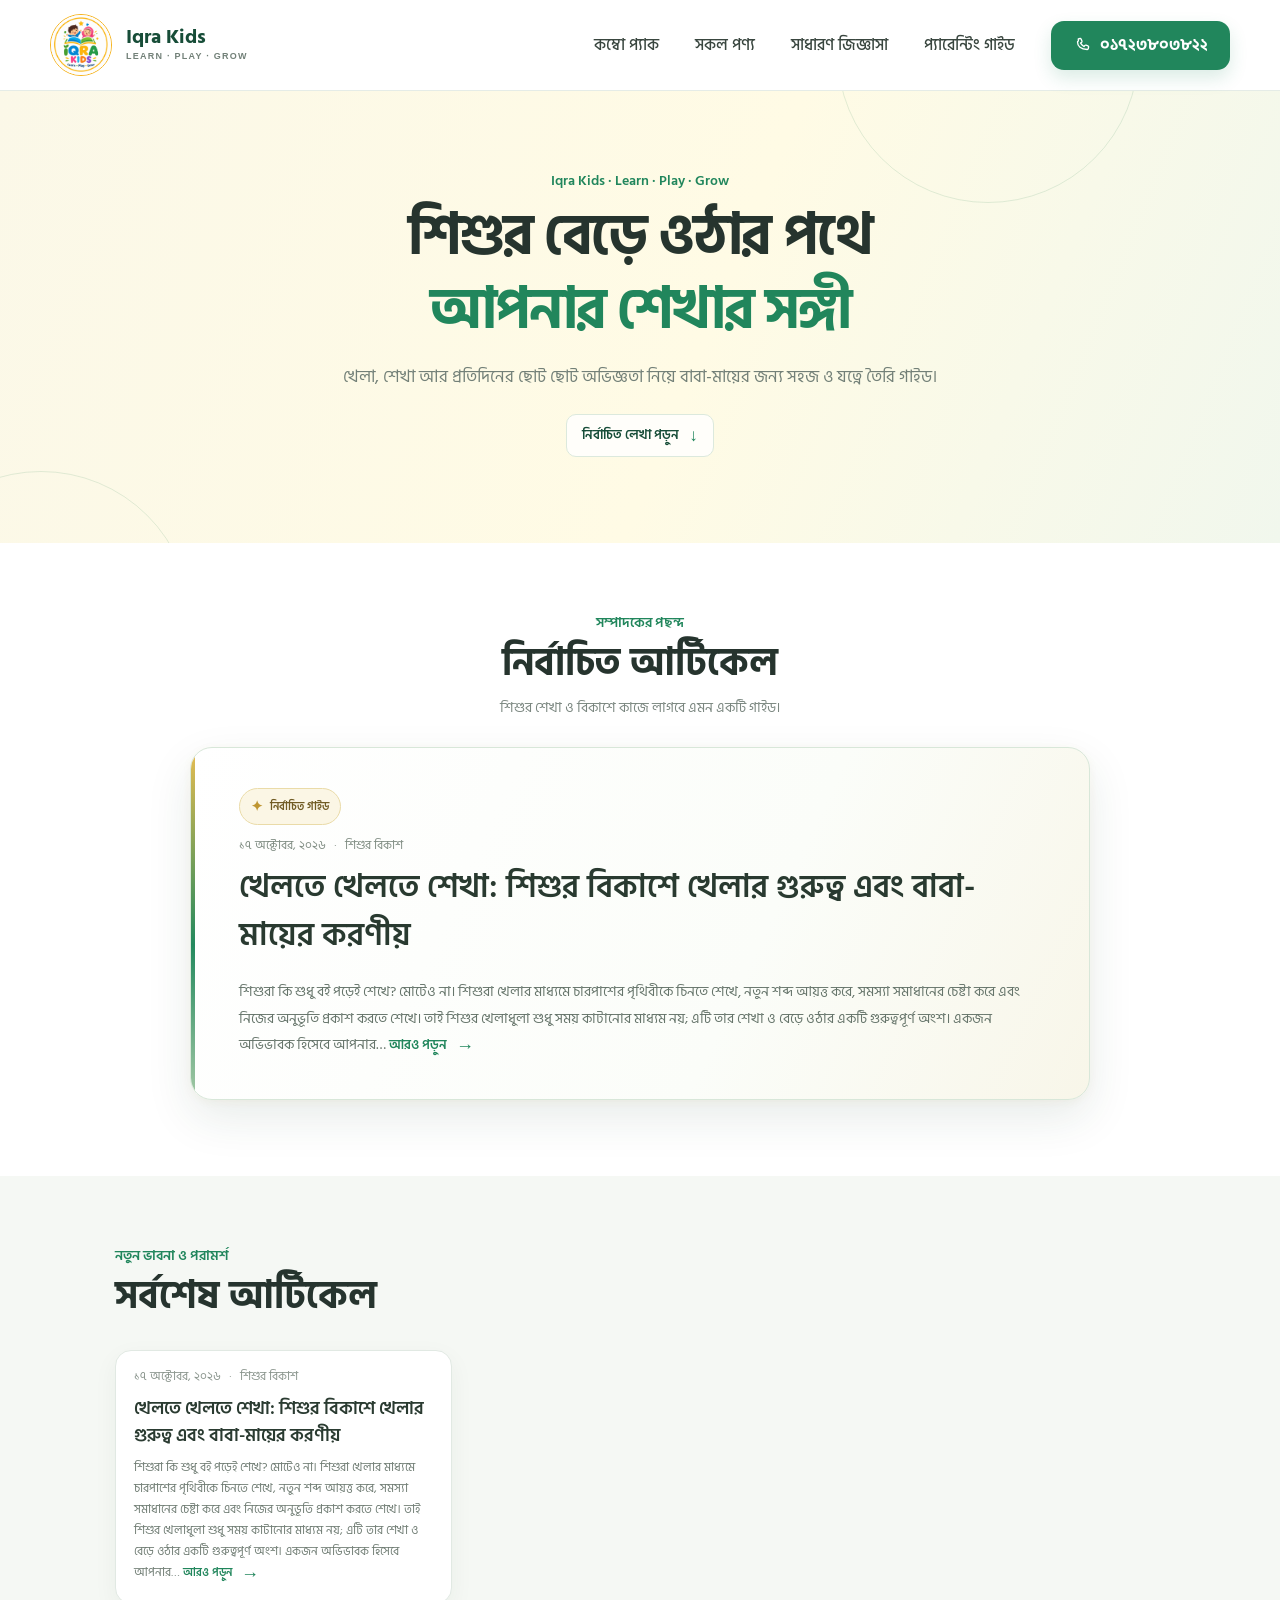
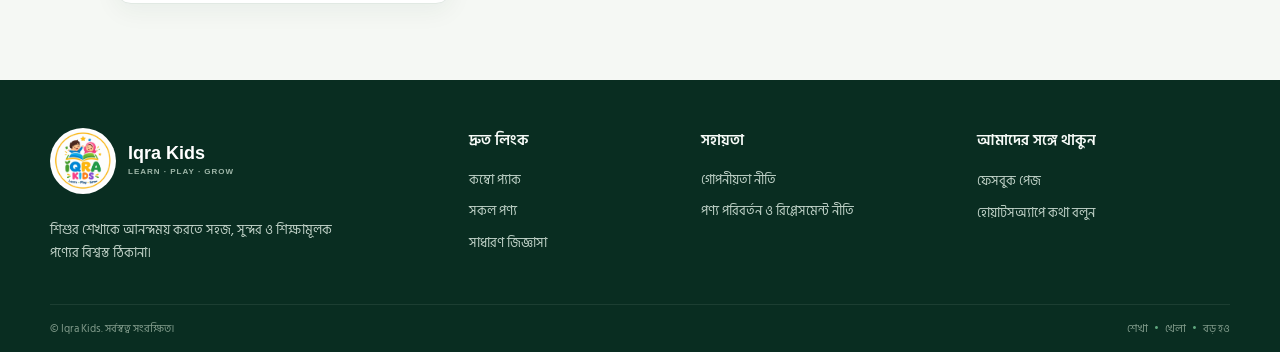
<file: parenting-guides/index.html>
<!doctype html>
<html lang="bn">
<head>
  <meta charset="utf-8">
  <meta name="viewport" content="width=device-width, initial-scale=1">
  <meta name="theme-color" content="#ffffff">
  <meta name="description" content="শিশুর শেখা, খেলা ও বেড়ে ওঠা নিয়ে Iqra Kids-এর প্যারেন্টিং গাইড ও ব্যবহারিক পরামর্শ পড়ুন।">
  <title>প্যারেন্টিং গাইড | Iqra Kids</title>
  <link rel="stylesheet" href="../styles.css">
</head>
<body class="journal-page">
  <header class="site-header">
    <nav class="navbar" aria-label="প্রধান নেভিগেশন">
      <a class="brand" href="../#home" aria-label="Iqra Kids হোম">
        <img class="brand__logo" src="../assets/iqra-logo.jpeg" alt="Iqra Kids লোগো">
        <span class="brand__copy"><span class="brand__name">Iqra Kids</span><span class="brand__tagline">LEARN · PLAY · GROW</span></span>
      </a>
      <button class="menu-toggle" type="button" aria-label="মেনু খুলুন" aria-expanded="false" aria-controls="primary-menu"><span></span><span></span><span></span></button>
      <div class="nav-panel" id="primary-menu">
        <div class="nav-links">
          <a class="nav-link" href="../#combo-pack">কম্বো প্যাক</a>
          <a class="nav-link" href="../#products">সকল পণ্য</a>
          <a class="nav-link" href="../#faq">সাধারণ জিজ্ঞাসা</a>
          <a class="nav-link" href="./" aria-current="page">প্যারেন্টিং গাইড</a>
        </div>
        <a class="call-button" href="tel:+8801723803822" aria-label="ফোন করুন ০১৭২৩৮০৩৮২২">
          <svg aria-hidden="true" viewBox="0 0 24 24" fill="none"><path d="M7.1 3.8 9.4 3.3c.6-.1 1.2.2 1.4.8l1.1 2.7c.2.5.1 1-.3 1.4l-1.5 1.3a14.4 14.4 0 0 0 4.5 4.5l1.3-1.5c.4-.4.9-.5 1.4-.3l2.7 1.1c.6.2.9.8.8 1.4l-.5 2.3c-.1.6-.7 1-1.3 1C10.4 18 6 13.6 6 8.1c0-.6.4-1.2 1.1-1.3Z" stroke="currentColor" stroke-width="1.8" stroke-linecap="round" stroke-linejoin="round"/></svg>
          <span>০১৭২৩৮০৩৮২২</span>
        </a>
      </div>
    </nav>
  </header>

  <main>
    <section class="journal-hero" aria-labelledby="journal-title">
      <span class="journal-hero__orbit" aria-hidden="true"></span>
      <div class="journal-hero__inner">
        <p class="journal-eyebrow">Iqra Kids · Learn · Play · Grow</p>
        <h1 id="journal-title">শিশুর বেড়ে ওঠার পথে<br><span>আপনার শেখার সঙ্গী</span></h1>
        <p class="journal-hero__description">খেলা, শেখা আর প্রতিদিনের ছোট ছোট অভিজ্ঞতা নিয়ে বাবা-মায়ের জন্য সহজ ও যত্নে তৈরি গাইড।</p>
        <a class="journal-hero__link" href="#featured-article">নির্বাচিত লেখা পড়ুন <span aria-hidden="true">↓</span></a>
      </div>
    </section>

    <section class="journal-section journal-featured" id="featured-article" aria-labelledby="featured-title">
      <div class="journal-container">
        <header class="journal-section__heading">
          <p class="journal-eyebrow">সম্পাদকের পছন্দ</p>
          <h2 id="featured-title">নির্বাচিত আর্টিকেল</h2>
          <p>শিশুর শেখা ও বিকাশে কাজে লাগবে এমন একটি গাইড।</p>
        </header>
        <article class="journal-feature-card journal-feature-card--featured">
          <div class="journal-feature-card__body">
            <span class="journal-featured-badge"><span aria-hidden="true">✦</span> নির্বাচিত গাইড</span>
            <p class="journal-article-meta"><time datetime="2026-10-17">১৭ অক্টোবর, ২০২৬</time><span aria-hidden="true">·</span><span>শিশুর বিকাশ</span></p>
            <h3><a href="play-through-learning/">খেলতে খেলতে শেখা: শিশুর বিকাশে খেলার গুরুত্ব এবং বাবা-মায়ের করণীয়</a></h3>
            <p><span class="home-journal__excerpt--desktop">শিশুরা কি শুধু বই পড়েই শেখে? মোটেও না। শিশুরা খেলার মাধ্যমে চারপাশের পৃথিবীকে চিনতে শেখে, নতুন শব্দ আয়ত্ত করে, সমস্যা সমাধানের চেষ্টা করে এবং নিজের অনুভূতি প্রকাশ করতে শেখে। তাই শিশুর খেলাধুলা শুধু সময় কাটানোর মাধ্যম নয়; এটি তার শেখা ও বেড়ে ওঠার একটি গুরুত্বপূর্ণ অংশ। একজন অভিভাবক হিসেবে আপনার…</span><span class="home-journal__excerpt--mobile">শিশুরা কি শুধু বই পড়েই শেখে? মোটেও না। শিশুরা খেলার মাধ্যমে চারপাশের পৃথিবীকে চিনতে শেখে, নতুন শব্দ আয়ত্ত করে, সমস্যা সমাধানের চেষ্টা করে এবং নিজের অনুভূতি প্রকাশ করতে শেখে। তাই…</span> <a class="journal-read-link home-journal__inline-read" href="play-through-learning/">আরও পড়ুন <span aria-hidden="true">→</span></a></p>
          </div>
        </article>
      </div>
    </section>

    <section class="journal-section journal-latest" aria-labelledby="latest-title">
      <div class="journal-container">
        <header class="journal-section__heading journal-section__heading--left">
          <p class="journal-eyebrow">নতুন ভাবনা ও পরামর্শ</p>
          <h2 id="latest-title">সর্বশেষ আর্টিকেল</h2>
        </header>
        <div class="journal-latest-grid journal-latest-grid--single">
          <article class="journal-latest-card">
            <div class="journal-latest-card__body">
              <p class="journal-article-meta"><time datetime="2026-10-17">১৭ অক্টোবর, ২০২৬</time><span aria-hidden="true">·</span><span>শিশুর বিকাশ</span></p>
              <h3><a href="play-through-learning/">খেলতে খেলতে শেখা: শিশুর বিকাশে খেলার গুরুত্ব এবং বাবা-মায়ের করণীয়</a></h3>
              <p class="journal-latest-card__excerpt"><span class="home-journal__excerpt--desktop">শিশুরা কি শুধু বই পড়েই শেখে? মোটেও না। শিশুরা খেলার মাধ্যমে চারপাশের পৃথিবীকে চিনতে শেখে, নতুন শব্দ আয়ত্ত করে, সমস্যা সমাধানের চেষ্টা করে এবং নিজের অনুভূতি প্রকাশ করতে শেখে। তাই শিশুর খেলাধুলা শুধু সময় কাটানোর মাধ্যম নয়; এটি তার শেখা ও বেড়ে ওঠার একটি গুরুত্বপূর্ণ অংশ। একজন অভিভাবক হিসেবে আপনার…</span><span class="home-journal__excerpt--mobile">শিশুরা কি শুধু বই পড়েই শেখে? মোটেও না। শিশুরা খেলার মাধ্যমে চারপাশের পৃথিবীকে চিনতে শেখে, নতুন শব্দ আয়ত্ত করে, সমস্যা সমাধানের চেষ্টা করে এবং নিজের অনুভূতি প্রকাশ করতে শেখে। তাই…</span> <a class="journal-read-link home-journal__inline-read" href="play-through-learning/">আরও পড়ুন <span aria-hidden="true">→</span></a></p>
            </div>
          </article>
        </div>
      </div>
    </section>
  </main>

  <footer class="site-footer">
    <div class="site-footer__inner"><div class="footer-main">
      <div class="footer-brand"><a class="footer-brand__identity" href="../#home" aria-label="Iqra Kids হোম"><img src="../assets/iqra-logo.jpeg" alt="Iqra Kids লোগো" loading="lazy"><span><strong>Iqra Kids</strong><small>LEARN · PLAY · GROW</small></span></a><p>শিশুর শেখাকে আনন্দময় করতে সহজ, সুন্দর ও শিক্ষামূলক পণ্যের বিশ্বস্ত ঠিকানা।</p></div>
      <nav class="footer-links" aria-label="দ্রুত লিংক"><h2>দ্রুত লিংক</h2><a href="../#combo-pack">কম্বো প্যাক</a><a href="../#products">সকল পণ্য</a><a href="../#faq">সাধারণ জিজ্ঞাসা</a></nav>
      <nav class="footer-links" aria-label="সহায়তা"><h2>সহায়তা</h2><a href="../privacy-policy/">গোপনীয়তা নীতি</a><a href="../product-return-policy/">পণ্য পরিবর্তন ও রিপ্লেসমেন্ট নীতি</a></nav>
      <div class="footer-links footer-social"><h2>আমাদের সঙ্গে থাকুন</h2><a href="https://www.facebook.com/IqraKidsBD" target="_blank" rel="noopener noreferrer">ফেসবুক পেজ</a><a href="https://wa.me/8801723803822" target="_blank" rel="noopener noreferrer">হোয়াটসঅ্যাপে কথা বলুন</a></div>
    </div><div class="footer-bottom"><p>© Iqra Kids. সর্বস্বত্ব সংরক্ষিত।</p><p>শেখা <span>•</span> খেলা <span>•</span> বড় হও</p></div></div>
  </footer>
  <script src="../script.js" defer></script>
</body>
</html>
</file>
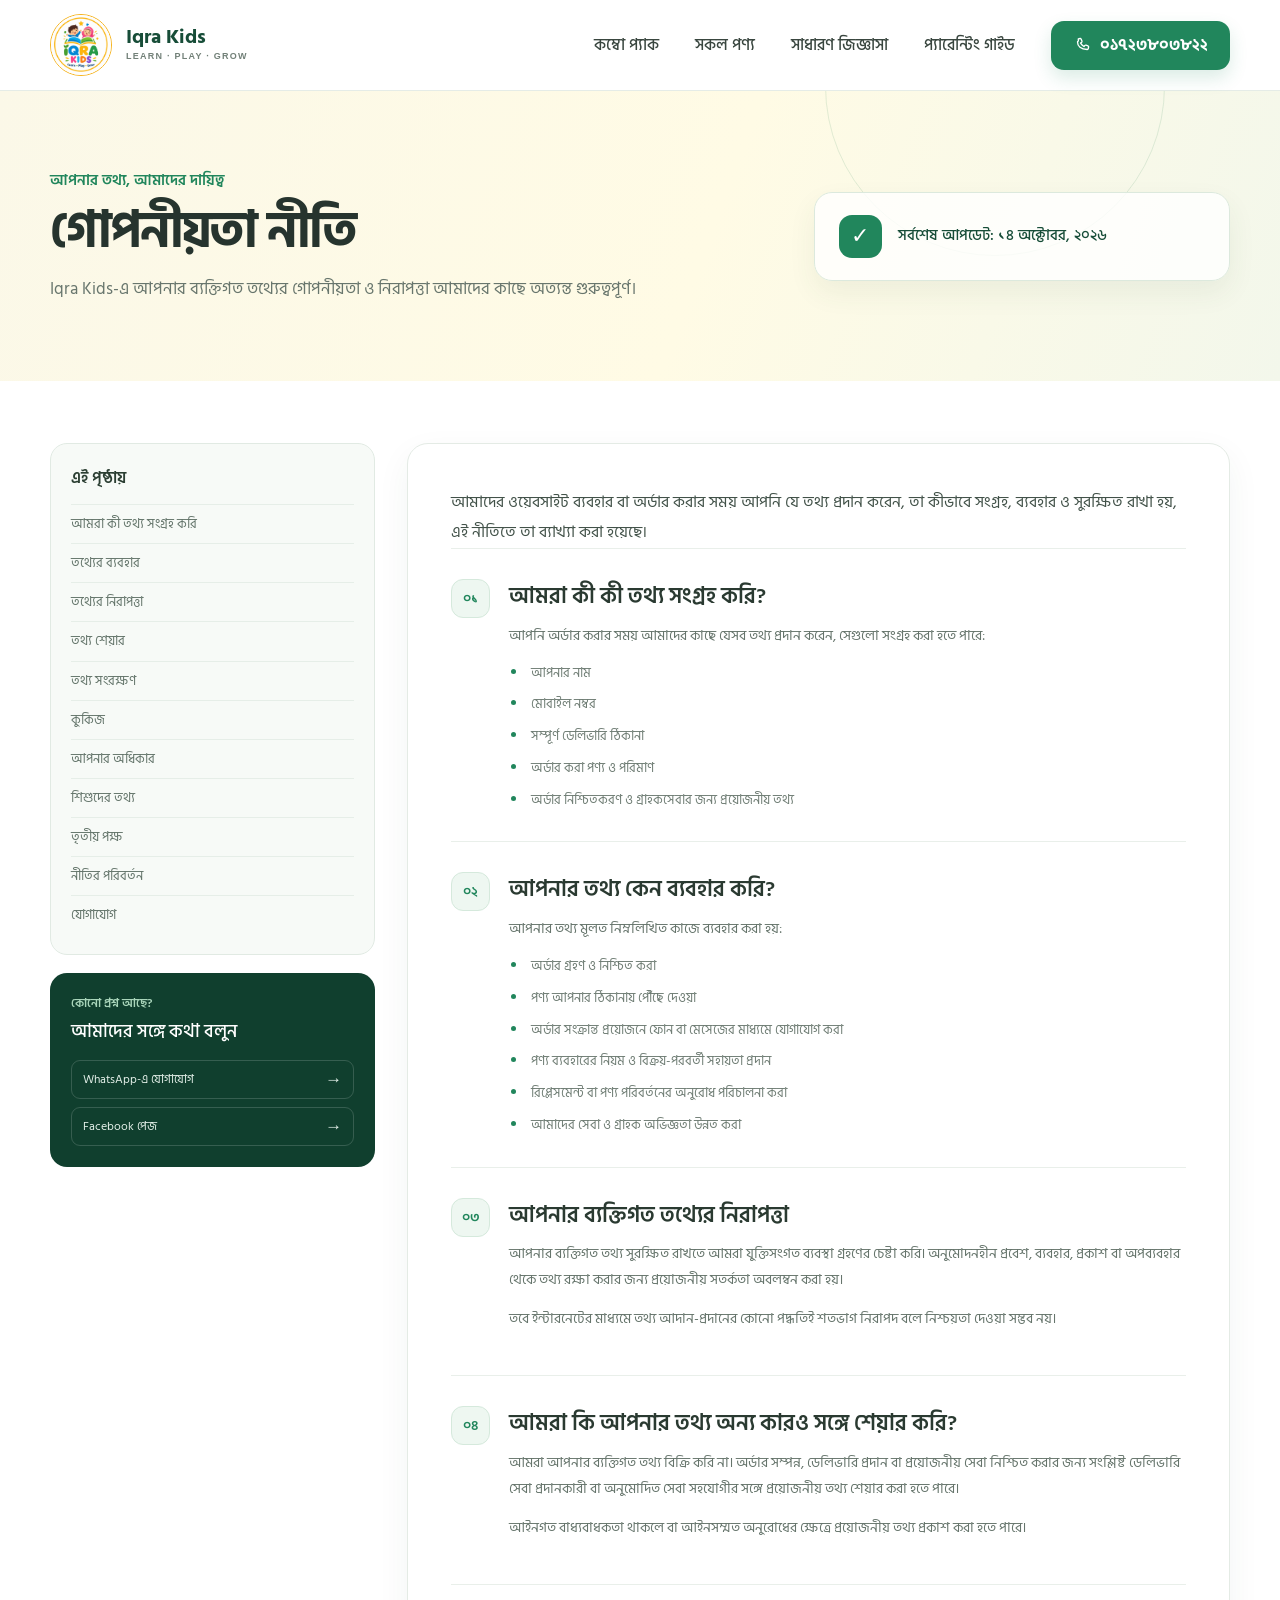
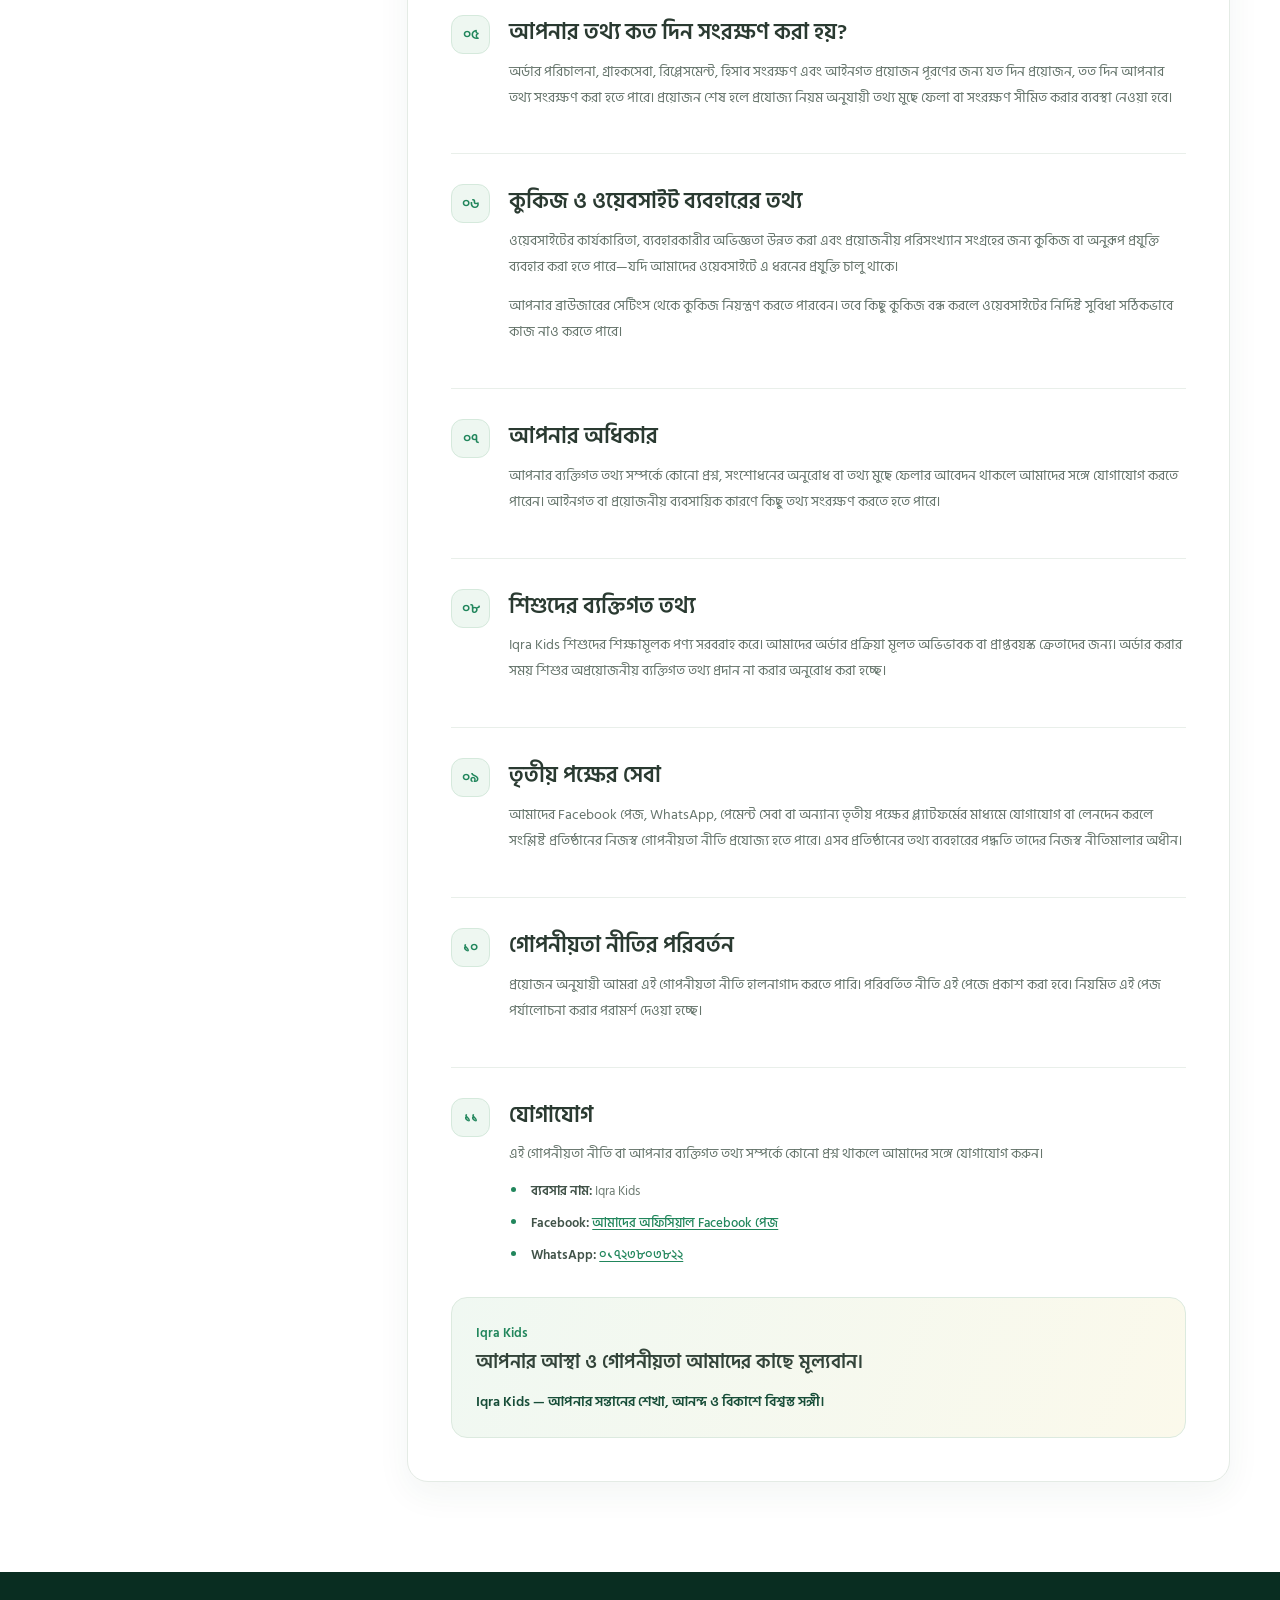
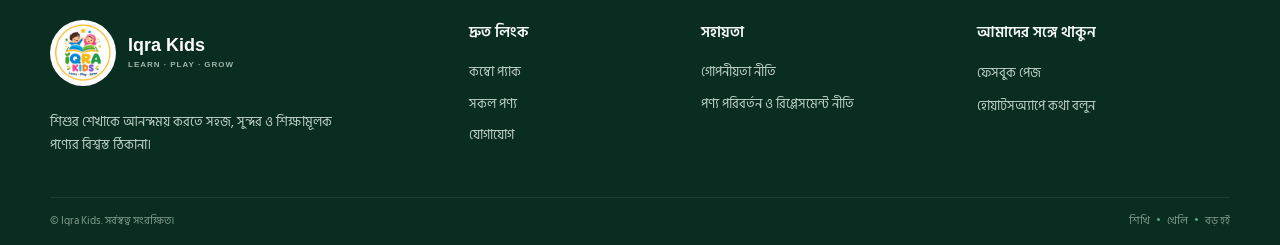
<file: privacy-policy/index.html>
<!doctype html>
<html lang="bn">
<head>
  <meta charset="utf-8">
  <meta name="viewport" content="width=device-width, initial-scale=1">
  <meta name="theme-color" content="#ffffff">
  <meta name="description" content="Iqra Kids-এর গোপনীয়তা নীতি। অর্ডারের সময় দেওয়া ব্যক্তিগত তথ্য কীভাবে সংগ্রহ, ব্যবহার ও সুরক্ষিত রাখা হয় জানুন।">
  <title>গোপনীয়তা নীতি | Iqra Kids</title>
  <link rel="stylesheet" href="../styles.css">
</head>
<body class="policy-page">
  <header class="site-header">
    <nav class="navbar" aria-label="প্রধান নেভিগেশন">
      <a class="brand" href="../#home" aria-label="Iqra Kids হোম">
        <img class="brand__logo" src="../assets/iqra-logo.jpeg" alt="Iqra Kids লোগো">
        <span class="brand__copy"><span class="brand__name">Iqra Kids</span><span class="brand__tagline">LEARN · PLAY · GROW</span></span>
      </a>
      <button class="menu-toggle" type="button" aria-label="মেনু খুলুন" aria-expanded="false" aria-controls="primary-menu"><span></span><span></span><span></span></button>
      <div class="nav-panel" id="primary-menu">
        <div class="nav-links">
          <a class="nav-link" href="../#combo-pack">কম্বো প্যাক</a>
          <a class="nav-link" href="../#products">সকল পণ্য</a>
          <a class="nav-link" href="../#faq">সাধারণ জিজ্ঞাসা</a>
          <a class="nav-link" href="../parenting-guides/">প্যারেন্টিং গাইড</a>
        </div>
        <a class="call-button" href="tel:+8801723803822" aria-label="ফোন করুন ০১৭২৩৮০৩৮২২">
          <svg aria-hidden="true" viewBox="0 0 24 24" fill="none"><path d="M7.1 3.8 9.4 3.3c.6-.1 1.2.2 1.4.8l1.1 2.7c.2.5.1 1-.3 1.4l-1.5 1.3a14.4 14.4 0 0 0 4.5 4.5l1.3-1.5c.4-.4.9-.5 1.4-.3l2.7 1.1c.6.2.9.8.8 1.4l-.5 2.3c-.1.6-.7 1-1.3 1C10.4 18 6 13.6 6 8.1c0-.6.4-1.2 1.1-1.3Z" stroke="currentColor" stroke-width="1.8" stroke-linecap="round" stroke-linejoin="round"/></svg>
          <span>০১৭২৩৮০৩৮২২</span>
        </a>
      </div>
    </nav>
  </header>

  <main>
    <section class="policy-hero" aria-labelledby="policy-title">
      <span class="policy-hero__orbit" aria-hidden="true"></span>
      <div class="policy-hero__inner">
        <div class="policy-hero__copy">
          <p class="policy-hero__eyebrow">আপনার তথ্য, আমাদের দায়িত্ব</p>
          <h1 id="policy-title">গোপনীয়তা নীতি</h1>
          <p>Iqra Kids-এ আপনার ব্যক্তিগত তথ্যের গোপনীয়তা ও নিরাপত্তা আমাদের কাছে অত্যন্ত গুরুত্বপূর্ণ।</p>
        </div>
        <div class="policy-hero__note">
          <span class="policy-hero__note-icon" aria-hidden="true">✓</span>
          <p>সর্বশেষ আপডেট: ১৪ অক্টোবর, ২০২৬</p>
        </div>
      </div>
    </section>

    <div class="policy-layout">
      <aside class="policy-sidebar">
        <nav class="policy-toc" aria-label="এই পৃষ্ঠার বিষয়বস্তু">
          <h2>এই পৃষ্ঠায়</h2>
          <a href="#information">আমরা কী তথ্য সংগ্রহ করি</a>
          <a href="#use-of-information">তথ্যের ব্যবহার</a>
          <a href="#security">তথ্যের নিরাপত্তা</a>
          <a href="#sharing">তথ্য শেয়ার</a>
          <a href="#retention">তথ্য সংরক্ষণ</a>
          <a href="#cookies">কুকিজ</a>
          <a href="#your-rights">আপনার অধিকার</a>
          <a href="#children">শিশুদের তথ্য</a>
          <a href="#third-party">তৃতীয় পক্ষ</a>
          <a href="#changes">নীতির পরিবর্তন</a>
          <a href="#contact">যোগাযোগ</a>
        </nav>
        <div class="policy-contact">
          <p>কোনো প্রশ্ন আছে?</p>
          <h2>আমাদের সঙ্গে কথা বলুন</h2>
          <a href="https://wa.me/8801723803822" target="_blank" rel="noopener noreferrer">WhatsApp-এ যোগাযোগ <span aria-hidden="true">→</span></a>
          <a href="https://www.facebook.com/IqraKidsBD" target="_blank" rel="noopener noreferrer">Facebook পেজ <span aria-hidden="true">→</span></a>
        </div>
      </aside>

      <article class="policy-content">
        <p class="policy-content__lead">আমাদের ওয়েবসাইট ব্যবহার বা অর্ডার করার সময় আপনি যে তথ্য প্রদান করেন, তা কীভাবে সংগ্রহ, ব্যবহার ও সুরক্ষিত রাখা হয়, এই নীতিতে তা ব্যাখ্যা করা হয়েছে।</p>

        <section id="information" class="policy-section">
          <span class="policy-section__number">০১</span><div>
            <h2>আমরা কী কী তথ্য সংগ্রহ করি?</h2>
            <p>আপনি অর্ডার করার সময় আমাদের কাছে যেসব তথ্য প্রদান করেন, সেগুলো সংগ্রহ করা হতে পারে:</p>
            <ul><li>আপনার নাম</li><li>মোবাইল নম্বর</li><li>সম্পূর্ণ ডেলিভারি ঠিকানা</li><li>অর্ডার করা পণ্য ও পরিমাণ</li><li>অর্ডার নিশ্চিতকরণ ও গ্রাহকসেবার জন্য প্রয়োজনীয় তথ্য</li></ul>
          </div>
        </section>
        <section id="use-of-information" class="policy-section">
          <span class="policy-section__number">০২</span><div>
            <h2>আপনার তথ্য কেন ব্যবহার করি?</h2>
            <p>আপনার তথ্য মূলত নিম্নলিখিত কাজে ব্যবহার করা হয়:</p>
            <ul><li>অর্ডার গ্রহণ ও নিশ্চিত করা</li><li>পণ্য আপনার ঠিকানায় পৌঁছে দেওয়া</li><li>অর্ডার সংক্রান্ত প্রয়োজনে ফোন বা মেসেজের মাধ্যমে যোগাযোগ করা</li><li>পণ্য ব্যবহারের নিয়ম ও বিক্রয়-পরবর্তী সহায়তা প্রদান</li><li>রিপ্লেসমেন্ট বা পণ্য পরিবর্তনের অনুরোধ পরিচালনা করা</li><li>আমাদের সেবা ও গ্রাহক অভিজ্ঞতা উন্নত করা</li></ul>
          </div>
        </section>
        <section id="security" class="policy-section">
          <span class="policy-section__number">০৩</span><div>
            <h2>আপনার ব্যক্তিগত তথ্যের নিরাপত্তা</h2>
            <p>আপনার ব্যক্তিগত তথ্য সুরক্ষিত রাখতে আমরা যুক্তিসংগত ব্যবস্থা গ্রহণের চেষ্টা করি। অনুমোদনহীন প্রবেশ, ব্যবহার, প্রকাশ বা অপব্যবহার থেকে তথ্য রক্ষা করার জন্য প্রয়োজনীয় সতর্কতা অবলম্বন করা হয়।</p>
            <p>তবে ইন্টারনেটের মাধ্যমে তথ্য আদান-প্রদানের কোনো পদ্ধতিই শতভাগ নিরাপদ বলে নিশ্চয়তা দেওয়া সম্ভব নয়।</p>
          </div>
        </section>
        <section id="sharing" class="policy-section">
          <span class="policy-section__number">০৪</span><div>
            <h2>আমরা কি আপনার তথ্য অন্য কারও সঙ্গে শেয়ার করি?</h2>
            <p>আমরা আপনার ব্যক্তিগত তথ্য বিক্রি করি না। অর্ডার সম্পন্ন, ডেলিভারি প্রদান বা প্রয়োজনীয় সেবা নিশ্চিত করার জন্য সংশ্লিষ্ট ডেলিভারি সেবা প্রদানকারী বা অনুমোদিত সেবা সহযোগীর সঙ্গে প্রয়োজনীয় তথ্য শেয়ার করা হতে পারে।</p>
            <p>আইনগত বাধ্যবাধকতা থাকলে বা আইনসম্মত অনুরোধের ক্ষেত্রে প্রয়োজনীয় তথ্য প্রকাশ করা হতে পারে।</p>
          </div>
        </section>
        <section id="retention" class="policy-section">
          <span class="policy-section__number">০৫</span><div>
            <h2>আপনার তথ্য কত দিন সংরক্ষণ করা হয়?</h2>
            <p>অর্ডার পরিচালনা, গ্রাহকসেবা, রিপ্লেসমেন্ট, হিসাব সংরক্ষণ এবং আইনগত প্রয়োজন পূরণের জন্য যত দিন প্রয়োজন, তত দিন আপনার তথ্য সংরক্ষণ করা হতে পারে। প্রয়োজন শেষ হলে প্রযোজ্য নিয়ম অনুযায়ী তথ্য মুছে ফেলা বা সংরক্ষণ সীমিত করার ব্যবস্থা নেওয়া হবে।</p>
          </div>
        </section>
        <section id="cookies" class="policy-section">
          <span class="policy-section__number">০৬</span><div>
            <h2>কুকিজ ও ওয়েবসাইট ব্যবহারের তথ্য</h2>
            <p>ওয়েবসাইটের কার্যকারিতা, ব্যবহারকারীর অভিজ্ঞতা উন্নত করা এবং প্রয়োজনীয় পরিসংখ্যান সংগ্রহের জন্য কুকিজ বা অনুরূপ প্রযুক্তি ব্যবহার করা হতে পারে—যদি আমাদের ওয়েবসাইটে এ ধরনের প্রযুক্তি চালু থাকে।</p>
            <p>আপনার ব্রাউজারের সেটিংস থেকে কুকিজ নিয়ন্ত্রণ করতে পারবেন। তবে কিছু কুকিজ বন্ধ করলে ওয়েবসাইটের নির্দিষ্ট সুবিধা সঠিকভাবে কাজ নাও করতে পারে।</p>
          </div>
        </section>
        <section id="your-rights" class="policy-section">
          <span class="policy-section__number">০৭</span><div>
            <h2>আপনার অধিকার</h2>
            <p>আপনার ব্যক্তিগত তথ্য সম্পর্কে কোনো প্রশ্ন, সংশোধনের অনুরোধ বা তথ্য মুছে ফেলার আবেদন থাকলে আমাদের সঙ্গে যোগাযোগ করতে পারেন। আইনগত বা প্রয়োজনীয় ব্যবসায়িক কারণে কিছু তথ্য সংরক্ষণ করতে হতে পারে।</p>
          </div>
        </section>
        <section id="children" class="policy-section">
          <span class="policy-section__number">০৮</span><div>
            <h2>শিশুদের ব্যক্তিগত তথ্য</h2>
            <p>Iqra Kids শিশুদের শিক্ষামূলক পণ্য সরবরাহ করে। আমাদের অর্ডার প্রক্রিয়া মূলত অভিভাবক বা প্রাপ্তবয়স্ক ক্রেতাদের জন্য। অর্ডার করার সময় শিশুর অপ্রয়োজনীয় ব্যক্তিগত তথ্য প্রদান না করার অনুরোধ করা হচ্ছে।</p>
          </div>
        </section>
        <section id="third-party" class="policy-section">
          <span class="policy-section__number">০৯</span><div>
            <h2>তৃতীয় পক্ষের সেবা</h2>
            <p>আমাদের Facebook পেজ, WhatsApp, পেমেন্ট সেবা বা অন্যান্য তৃতীয় পক্ষের প্ল্যাটফর্মের মাধ্যমে যোগাযোগ বা লেনদেন করলে সংশ্লিষ্ট প্রতিষ্ঠানের নিজস্ব গোপনীয়তা নীতি প্রযোজ্য হতে পারে। এসব প্রতিষ্ঠানের তথ্য ব্যবহারের পদ্ধতি তাদের নিজস্ব নীতিমালার অধীন।</p>
          </div>
        </section>
        <section id="changes" class="policy-section">
          <span class="policy-section__number">১০</span><div>
            <h2>গোপনীয়তা নীতির পরিবর্তন</h2>
            <p>প্রয়োজন অনুযায়ী আমরা এই গোপনীয়তা নীতি হালনাগাদ করতে পারি। পরিবর্তিত নীতি এই পেজে প্রকাশ করা হবে। নিয়মিত এই পেজ পর্যালোচনা করার পরামর্শ দেওয়া হচ্ছে।</p>
          </div>
        </section>
        <section id="contact" class="policy-section">
          <span class="policy-section__number">১১</span><div>
            <h2>যোগাযোগ</h2>
            <p>এই গোপনীয়তা নীতি বা আপনার ব্যক্তিগত তথ্য সম্পর্কে কোনো প্রশ্ন থাকলে আমাদের সঙ্গে যোগাযোগ করুন।</p>
            <ul><li><strong>ব্যবসার নাম:</strong> Iqra Kids</li><li><strong>Facebook:</strong> <a href="https://www.facebook.com/IqraKidsBD" target="_blank" rel="noopener noreferrer">আমাদের অফিসিয়াল Facebook পেজ</a></li><li><strong>WhatsApp:</strong> <a href="https://wa.me/8801723803822" target="_blank" rel="noopener noreferrer">০১৭২৩৮০৩৮২২</a></li></ul>
          </div>
        </section>
        <section class="policy-promise">
          <p>Iqra Kids</p><h2>আপনার আস্থা ও গোপনীয়তা আমাদের কাছে মূল্যবান।</h2><strong>Iqra Kids — আপনার সন্তানের শেখা, আনন্দ ও বিকাশে বিশ্বস্ত সঙ্গী।</strong>
        </section>
      </article>
    </div>
  </main>

  <footer class="site-footer">
    <div class="site-footer__inner"><div class="footer-main">
      <div class="footer-brand"><a class="footer-brand__identity" href="../#home" aria-label="Iqra Kids হোম"><img src="../assets/iqra-logo.jpeg" alt="Iqra Kids লোগো" loading="lazy"><span><strong>Iqra Kids</strong><small>LEARN · PLAY · GROW</small></span></a><p>শিশুর শেখাকে আনন্দময় করতে সহজ, সুন্দর ও শিক্ষামূলক পণ্যের বিশ্বস্ত ঠিকানা।</p></div>
      <nav class="footer-links" aria-label="দ্রুত লিংক"><h2>দ্রুত লিংক</h2><a href="../#combo-pack">কম্বো প্যাক</a><a href="../#products">সকল পণ্য</a><a href="https://wa.me/8801723803822" target="_blank" rel="noopener noreferrer">যোগাযোগ</a></nav>
      <nav class="footer-links" aria-label="সহায়তা"><h2>সহায়তা</h2><a href="../privacy-policy/">গোপনীয়তা নীতি</a><a href="../product-return-policy/">পণ্য পরিবর্তন ও রিপ্লেসমেন্ট নীতি</a></nav>
      <div class="footer-links footer-social"><h2>আমাদের সঙ্গে থাকুন</h2><a href="https://www.facebook.com/IqraKidsBD" target="_blank" rel="noopener noreferrer">ফেসবুক পেজ</a><a href="https://wa.me/8801723803822" target="_blank" rel="noopener noreferrer">হোয়াটসঅ্যাপে কথা বলুন</a></div>
    </div><div class="footer-bottom"><p>© Iqra Kids. সর্বস্বত্ব সংরক্ষিত।</p><p>শিখি <span>•</span> খেলি <span>•</span> বড় হই</p></div></div>
  </footer>
  <script src="../script.js" defer></script>
</body>
</html>
</file>
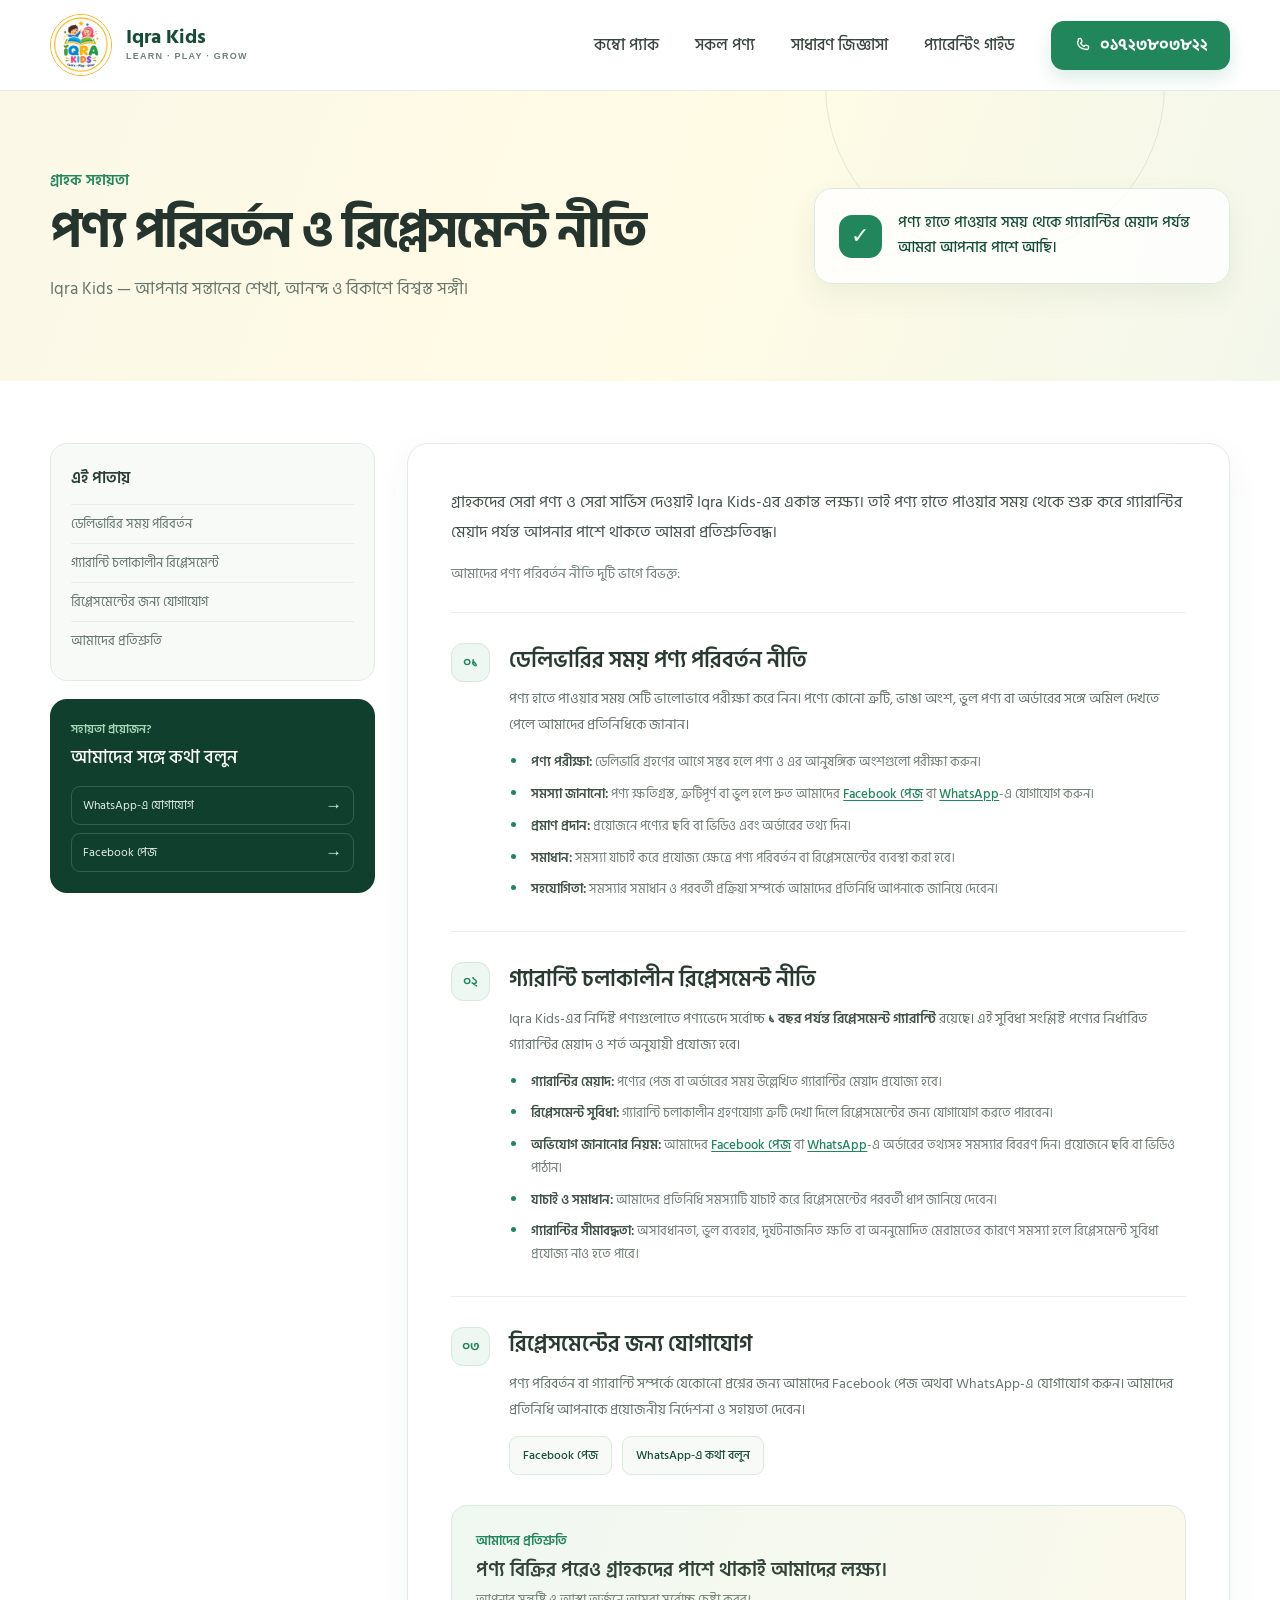
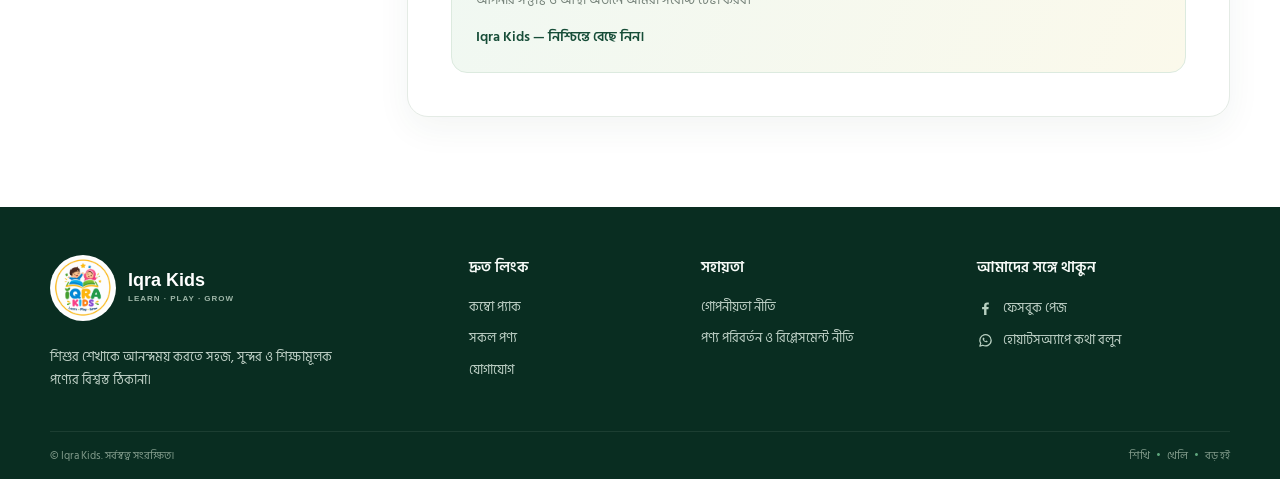
<file: product-return-policy/index.html>
<!doctype html>
<html lang="bn">
<head>
  <meta charset="utf-8">
  <meta name="viewport" content="width=device-width, initial-scale=1">
  <meta name="theme-color" content="#ffffff">
  <meta name="description" content="Iqra Kids-এর পণ্য পরিবর্তন ও রিপ্লেসমেন্ট নীতি। ডেলিভারির সময় পণ্য পরিবর্তন এবং গ্যারান্টি সংক্রান্ত বিস্তারিত জানুন।">
  <title>পণ্য পরিবর্তন ও রিপ্লেসমেন্ট নীতি | Iqra Kids</title>
  <link rel="stylesheet" href="../styles.css">
</head>
<body class="policy-page">
  <header class="site-header">
    <nav class="navbar" aria-label="প্রধান নেভিগেশন">
      <a class="brand" href="../#home" aria-label="Iqra Kids হোম">
        <img class="brand__logo" src="../assets/iqra-logo.jpeg" alt="Iqra Kids লোগো">
        <span class="brand__copy">
          <span class="brand__name">Iqra Kids</span>
          <span class="brand__tagline">LEARN · PLAY · GROW</span>
        </span>
      </a>
      <button class="menu-toggle" type="button" aria-label="মেনু খুলুন" aria-expanded="false" aria-controls="primary-menu">
        <span></span><span></span><span></span>
      </button>
      <div class="nav-panel" id="primary-menu">
        <div class="nav-links">
          <a class="nav-link" href="../#combo-pack">কম্বো প্যাক</a>
          <a class="nav-link" href="../#products">সকল পণ্য</a>
          <a class="nav-link" href="../#faq">সাধারণ জিজ্ঞাসা</a>
          <a class="nav-link" href="../parenting-guides/">প্যারেন্টিং গাইড</a>
        </div>
        <a class="call-button" href="tel:+8801723803822" aria-label="ফোন করুন ০১৭২৩৮০৩৮২২">
          <svg aria-hidden="true" viewBox="0 0 24 24" fill="none"><path d="M7.1 3.8 9.4 3.3c.6-.1 1.2.2 1.4.8l1.1 2.7c.2.5.1 1-.3 1.4l-1.5 1.3a14.4 14.4 0 0 0 4.5 4.5l1.3-1.5c.4-.4.9-.5 1.4-.3l2.7 1.1c.6.2.9.8.8 1.4l-.5 2.3c-.1.6-.7 1-1.3 1C10.4 18 6 13.6 6 8.1c0-.6.4-1.2 1.1-1.3Z" stroke="currentColor" stroke-width="1.8" stroke-linecap="round" stroke-linejoin="round"/></svg>
          <span>০১৭২৩৮০৩৮২২</span>
        </a>
      </div>
    </nav>
  </header>

  <main>
    <section class="policy-hero" aria-labelledby="policy-title">
      <span class="policy-hero__orbit" aria-hidden="true"></span>
      <div class="policy-hero__inner">
        <div class="policy-hero__copy">
          <p class="policy-hero__eyebrow">গ্রাহক সহায়তা</p>
          <h1 id="policy-title">পণ্য পরিবর্তন ও রিপ্লেসমেন্ট নীতি</h1>
          <p>Iqra Kids — আপনার সন্তানের শেখা, আনন্দ ও বিকাশে বিশ্বস্ত সঙ্গী।</p>
        </div>
        <div class="policy-hero__note">
          <span class="policy-hero__note-icon" aria-hidden="true">✓</span>
          <p>পণ্য হাতে পাওয়ার সময় থেকে গ্যারান্টির মেয়াদ পর্যন্ত আমরা আপনার পাশে আছি।</p>
        </div>
      </div>
    </section>

    <div class="policy-layout">
      <aside class="policy-sidebar">
        <nav class="policy-toc" aria-label="এই পাতার বিষয়বস্তু">
          <h2>এই পাতায়</h2>
          <a href="#delivery-replacement">ডেলিভারির সময় পরিবর্তন</a>
          <a href="#warranty-replacement">গ্যারান্টি চলাকালীন রিপ্লেসমেন্ট</a>
          <a href="#replacement-contact">রিপ্লেসমেন্টের জন্য যোগাযোগ</a>
          <a href="#our-commitment">আমাদের প্রতিশ্রুতি</a>
        </nav>
        <div class="policy-contact">
          <p>সহায়তা প্রয়োজন?</p>
          <h2>আমাদের সঙ্গে কথা বলুন</h2>
          <a href="https://wa.me/8801723803822" target="_blank" rel="noopener noreferrer">WhatsApp-এ যোগাযোগ <span aria-hidden="true">→</span></a>
          <a href="https://www.facebook.com/IqraKidsBD" target="_blank" rel="noopener noreferrer">Facebook পেজ <span aria-hidden="true">→</span></a>
        </div>
      </aside>

      <article class="policy-content">
        <p class="policy-content__lead">গ্রাহকদের সেরা পণ্য ও সেরা সার্ভিস দেওয়াই Iqra Kids-এর একান্ত লক্ষ্য। তাই পণ্য হাতে পাওয়ার সময় থেকে শুরু করে গ্যারান্টির মেয়াদ পর্যন্ত আপনার পাশে থাকতে আমরা প্রতিশ্রুতিবদ্ধ।</p>
        <p class="policy-content__summary">আমাদের পণ্য পরিবর্তন নীতি দুটি ভাগে বিভক্ত:</p>

        <section id="delivery-replacement" class="policy-section">
          <span class="policy-section__number">০১</span>
          <div>
            <h2>ডেলিভারির সময় পণ্য পরিবর্তন নীতি</h2>
            <p>পণ্য হাতে পাওয়ার সময় সেটি ভালোভাবে পরীক্ষা করে নিন। পণ্যে কোনো ত্রুটি, ভাঙা অংশ, ভুল পণ্য বা অর্ডারের সঙ্গে অমিল দেখতে পেলে আমাদের প্রতিনিধিকে জানান।</p>
            <ul>
              <li><strong>পণ্য পরীক্ষা:</strong> ডেলিভারি গ্রহণের আগে সম্ভব হলে পণ্য ও এর আনুষঙ্গিক অংশগুলো পরীক্ষা করুন।</li>
              <li><strong>সমস্যা জানানো:</strong> পণ্য ক্ষতিগ্রস্ত, ত্রুটিপূর্ণ বা ভুল হলে দ্রুত আমাদের <a href="https://www.facebook.com/IqraKidsBD" target="_blank" rel="noopener noreferrer">Facebook পেজ</a> বা <a href="https://wa.me/8801723803822" target="_blank" rel="noopener noreferrer">WhatsApp</a>-এ যোগাযোগ করুন।</li>
              <li><strong>প্রমাণ প্রদান:</strong> প্রয়োজনে পণ্যের ছবি বা ভিডিও এবং অর্ডারের তথ্য দিন।</li>
              <li><strong>সমাধান:</strong> সমস্যা যাচাই করে প্রযোজ্য ক্ষেত্রে পণ্য পরিবর্তন বা রিপ্লেসমেন্টের ব্যবস্থা করা হবে।</li>
              <li><strong>সহযোগিতা:</strong> সমস্যার সমাধান ও পরবর্তী প্রক্রিয়া সম্পর্কে আমাদের প্রতিনিধি আপনাকে জানিয়ে দেবেন।</li>
            </ul>
          </div>
        </section>

        <section id="warranty-replacement" class="policy-section">
          <span class="policy-section__number">০২</span>
          <div>
            <h2>গ্যারান্টি চলাকালীন রিপ্লেসমেন্ট নীতি</h2>
            <p>Iqra Kids-এর নির্দিষ্ট পণ্যগুলোতে পণ্যভেদে সর্বোচ্চ <strong>১ বছর পর্যন্ত রিপ্লেসমেন্ট গ্যারান্টি</strong> রয়েছে। এই সুবিধা সংশ্লিষ্ট পণ্যের নির্ধারিত গ্যারান্টির মেয়াদ ও শর্ত অনুযায়ী প্রযোজ্য হবে।</p>
            <ul>
              <li><strong>গ্যারান্টির মেয়াদ:</strong> পণ্যের পেজ বা অর্ডারের সময় উল্লেখিত গ্যারান্টির মেয়াদ প্রযোজ্য হবে।</li>
              <li><strong>রিপ্লেসমেন্ট সুবিধা:</strong> গ্যারান্টি চলাকালীন গ্রহণযোগ্য ত্রুটি দেখা দিলে রিপ্লেসমেন্টের জন্য যোগাযোগ করতে পারবেন।</li>
              <li><strong>অভিযোগ জানানোর নিয়ম:</strong> আমাদের <a href="https://www.facebook.com/IqraKidsBD" target="_blank" rel="noopener noreferrer">Facebook পেজ</a> বা <a href="https://wa.me/8801723803822" target="_blank" rel="noopener noreferrer">WhatsApp</a>-এ অর্ডারের তথ্যসহ সমস্যার বিবরণ দিন। প্রয়োজনে ছবি বা ভিডিও পাঠান।</li>
              <li><strong>যাচাই ও সমাধান:</strong> আমাদের প্রতিনিধি সমস্যাটি যাচাই করে রিপ্লেসমেন্টের পরবর্তী ধাপ জানিয়ে দেবেন।</li>
              <li><strong>গ্যারান্টির সীমাবদ্ধতা:</strong> অসাবধানতা, ভুল ব্যবহার, দুর্ঘটনাজনিত ক্ষতি বা অননুমোদিত মেরামতের কারণে সমস্যা হলে রিপ্লেসমেন্ট সুবিধা প্রযোজ্য নাও হতে পারে।</li>
            </ul>
          </div>
        </section>

        <section id="replacement-contact" class="policy-section">
          <span class="policy-section__number">০৩</span>
          <div>
            <h2>রিপ্লেসমেন্টের জন্য যোগাযোগ</h2>
            <p>পণ্য পরিবর্তন বা গ্যারান্টি সম্পর্কে যেকোনো প্রশ্নের জন্য আমাদের Facebook পেজ অথবা WhatsApp-এ যোগাযোগ করুন। আমাদের প্রতিনিধি আপনাকে প্রয়োজনীয় নির্দেশনা ও সহায়তা দেবেন।</p>
            <div class="policy-inline-links">
              <a href="https://www.facebook.com/IqraKidsBD" target="_blank" rel="noopener noreferrer">Facebook পেজ</a>
              <a href="https://wa.me/8801723803822" target="_blank" rel="noopener noreferrer">WhatsApp-এ কথা বলুন</a>
            </div>
          </div>
        </section>

        <section id="our-commitment" class="policy-promise">
          <p>আমাদের প্রতিশ্রুতি</p>
          <h2>পণ্য বিক্রির পরেও গ্রাহকদের পাশে থাকাই আমাদের লক্ষ্য।</h2>
          <span>আপনার সন্তুষ্টি ও আস্থা অর্জনে আমরা সর্বোচ্চ চেষ্টা করব।</span>
          <strong>Iqra Kids — নিশ্চিন্তে বেছে নিন।</strong>
        </section>
      </article>
    </div>
  </main>

  <footer class="site-footer">
    <div class="site-footer__inner">
      <div class="footer-main">
        <div class="footer-brand">
          <a class="footer-brand__identity" href="../#home" aria-label="Iqra Kids হোম">
            <img src="../assets/iqra-logo.jpeg" alt="Iqra Kids লোগো" loading="lazy">
            <span><strong>Iqra Kids</strong><small>LEARN · PLAY · GROW</small></span>
          </a>
          <p>শিশুর শেখাকে আনন্দময় করতে সহজ, সুন্দর ও শিক্ষামূলক পণ্যের বিশ্বস্ত ঠিকানা।</p>
        </div>
        <nav class="footer-links" aria-label="দ্রুত লিংক">
          <h2>দ্রুত লিংক</h2>
          <a href="../#combo-pack">কম্বো প্যাক</a>
          <a href="../#products">সকল পণ্য</a>
          <a href="https://wa.me/8801723803822" target="_blank" rel="noopener noreferrer">যোগাযোগ</a>
        </nav>
        <nav class="footer-links" aria-label="সহায়তা">
          <h2>সহায়তা</h2>
          <a href="../privacy-policy/">গোপনীয়তা নীতি</a>
          <a href="../product-return-policy/">পণ্য পরিবর্তন ও রিপ্লেসমেন্ট নীতি</a>
        </nav>
        <div class="footer-links footer-social">
          <h2>আমাদের সঙ্গে থাকুন</h2>
          <a href="https://www.facebook.com/IqraKidsBD" target="_blank" rel="noopener noreferrer"><svg aria-hidden="true" viewBox="0 0 24 24"><path d="M13.4 21v-8h2.7l.4-3.1h-3.1V8c0-.9.3-1.5 1.6-1.5h1.7V3.7c-.3 0-1.3-.1-2.5-.1-2.5 0-4.2 1.5-4.2 4.3v2H7.2V13H10v8h3.4Z" fill="currentColor"/></svg>ফেসবুক পেজ</a>
          <a href="https://wa.me/8801723803822" target="_blank" rel="noopener noreferrer"><svg aria-hidden="true" viewBox="0 0 24 24" fill="none"><path d="M20 11.7a8 8 0 0 1-11.8 7L4 20l1.3-4A8 8 0 1 1 20 11.7Z" stroke="currentColor" stroke-width="1.8" stroke-linejoin="round"/><path d="M9 8.2c.3-.4.6-.3.8 0l.8 1.3c.2.3.1.5-.2.8l-.5.5c.5 1 1.3 1.7 2.3 2.2l.5-.6c.2-.3.5-.3.8-.2l1.3.7c.4.2.4.5.2.8-.4.7-1.1 1-1.9.9-2.2-.3-4.8-2.7-5.2-4.8-.2-.7.3-1.3 1.1-1.6Z" fill="currentColor"/></svg>হোয়াটসঅ্যাপে কথা বলুন</a>
        </div>
      </div>
      <div class="footer-bottom">
        <p>© Iqra Kids. সর্বস্বত্ব সংরক্ষিত।</p>
        <p>শিখি <span>•</span> খেলি <span>•</span> বড় হই</p>
      </div>
    </div>
  </footer>
  <script src="../script.js" defer></script>
</body>
</html>
</file>
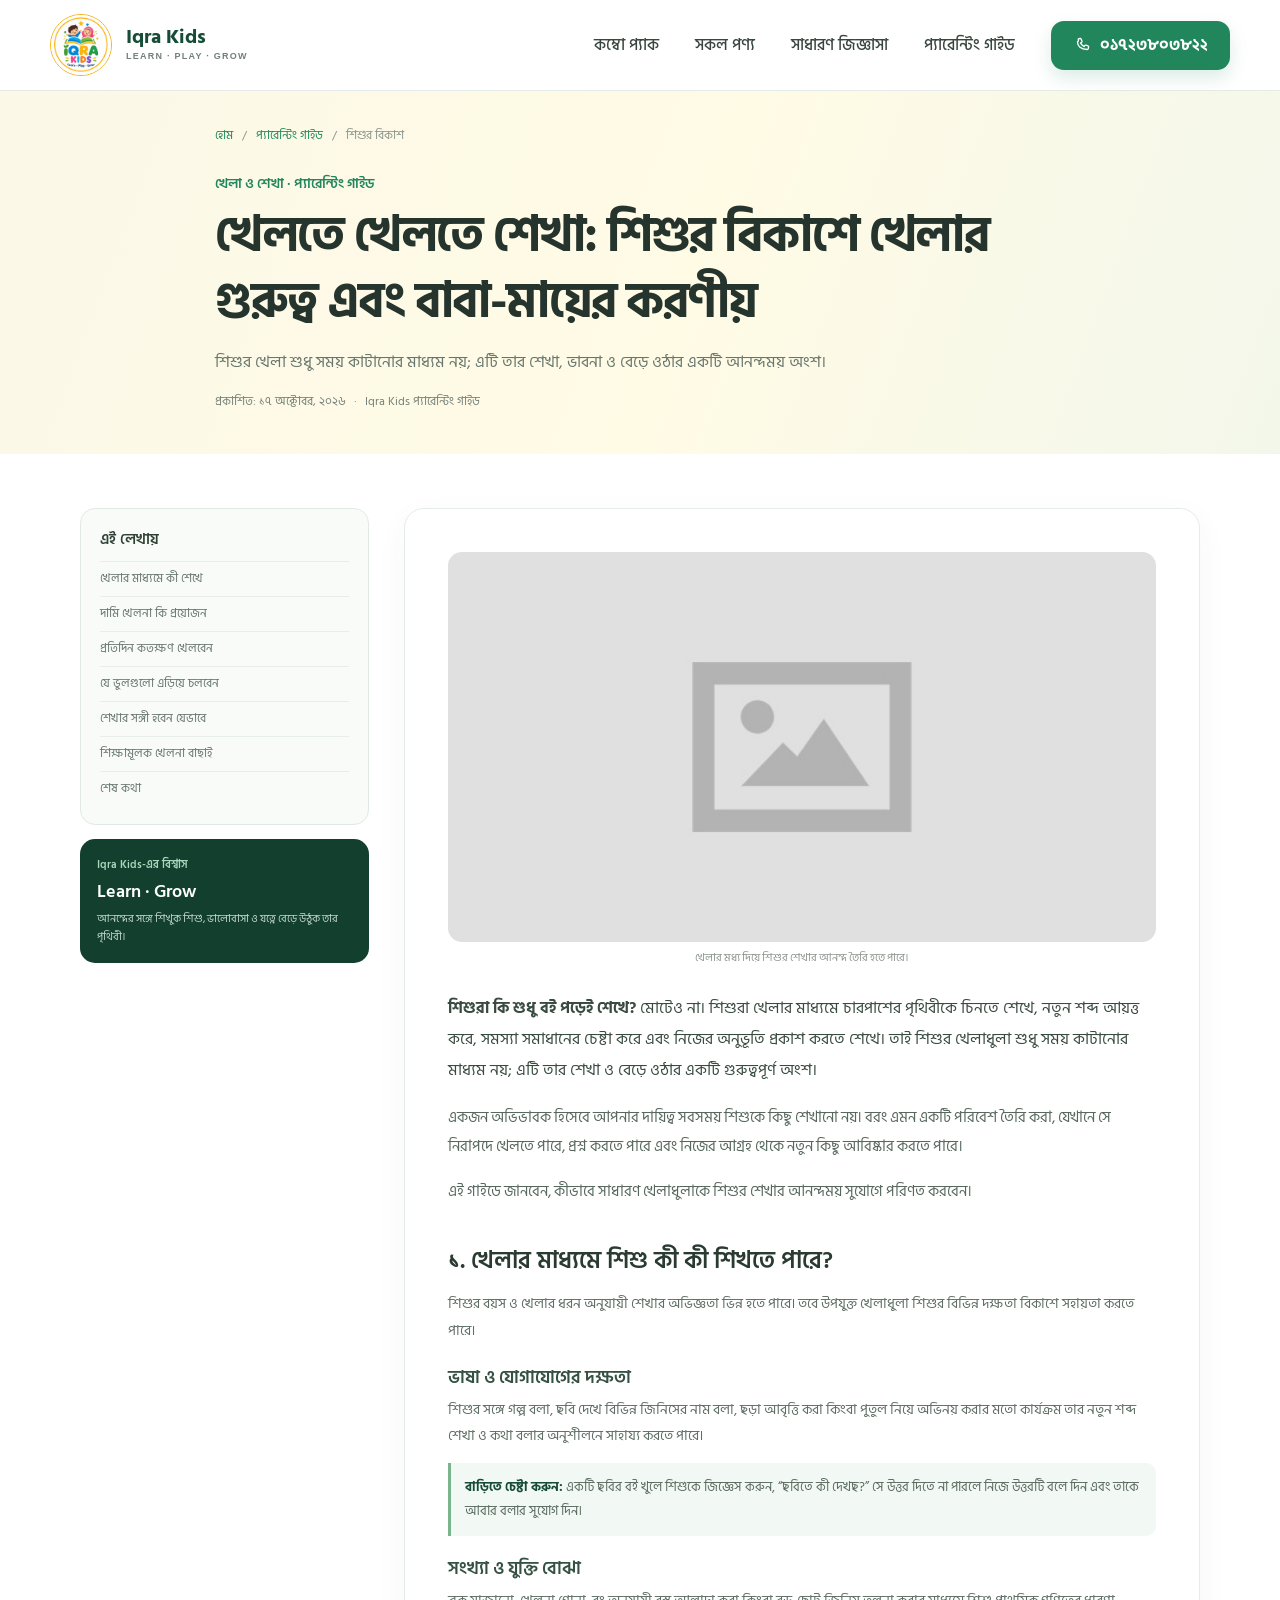
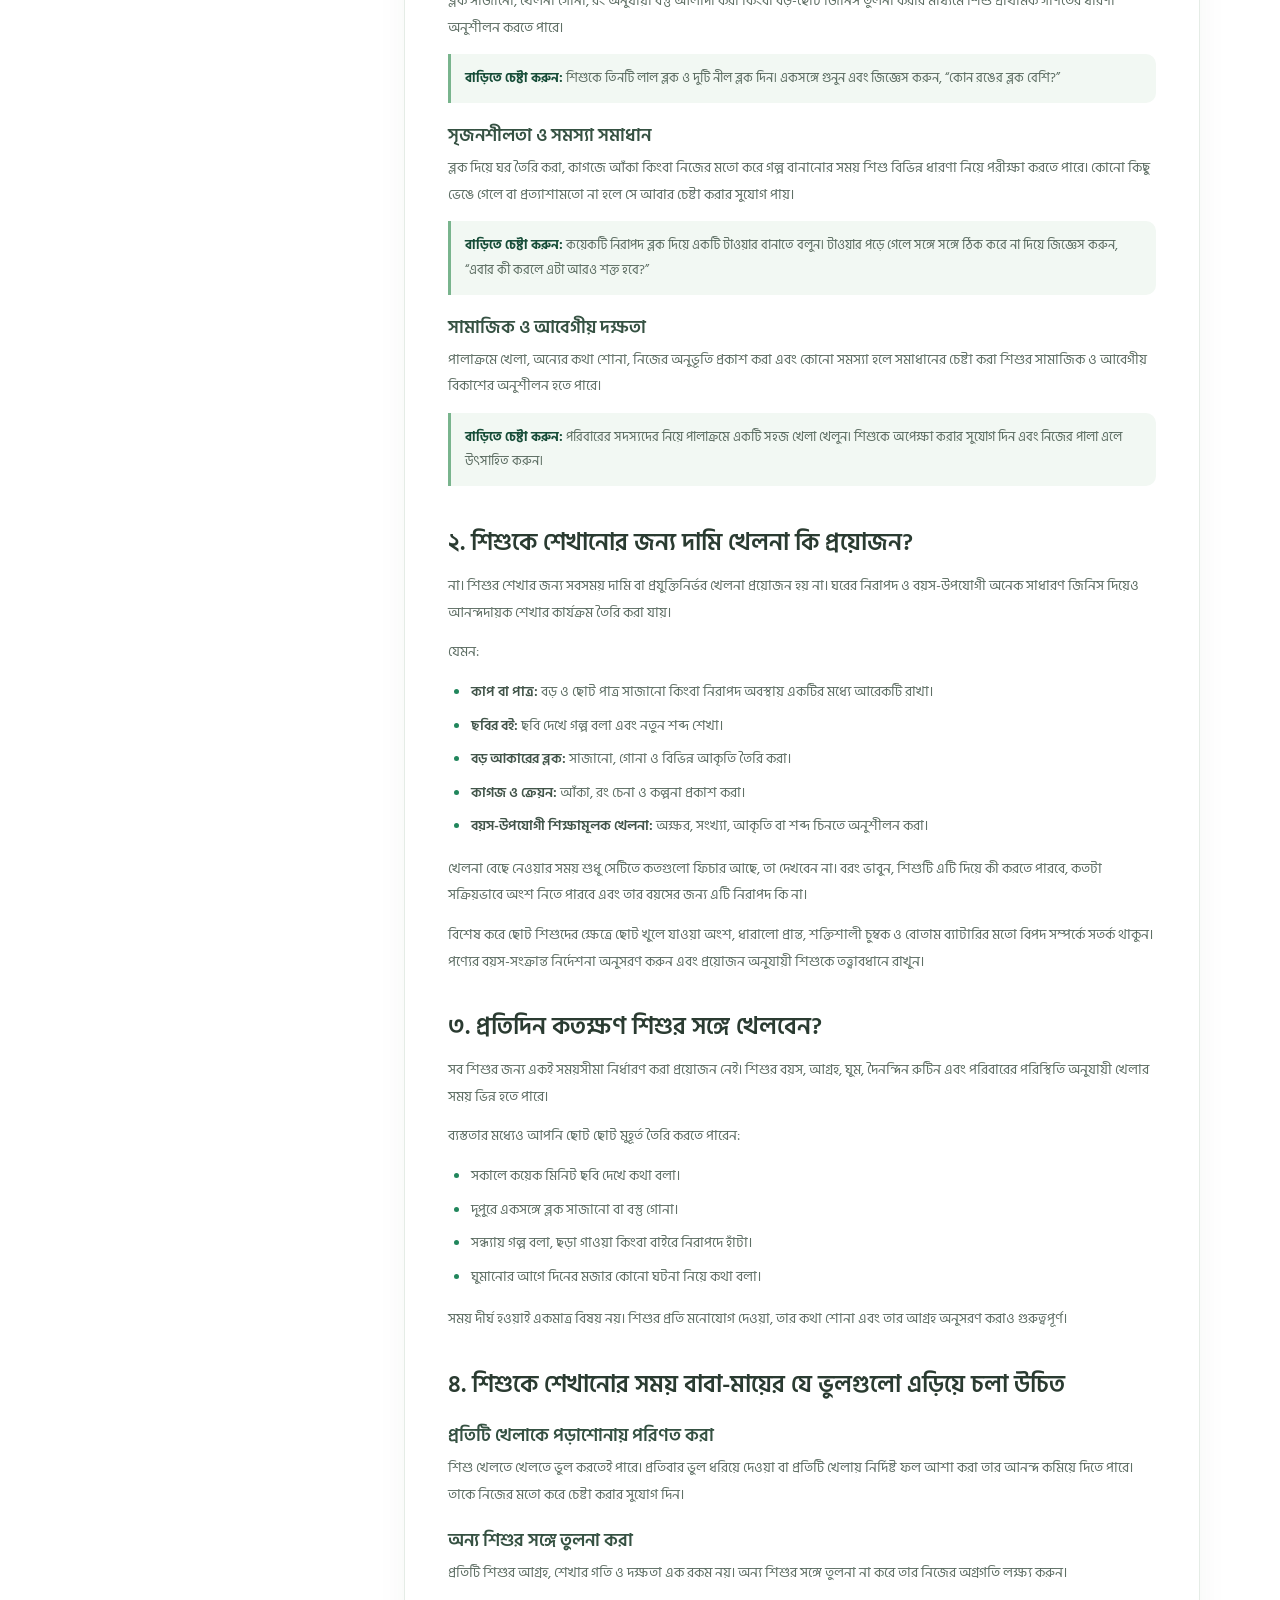
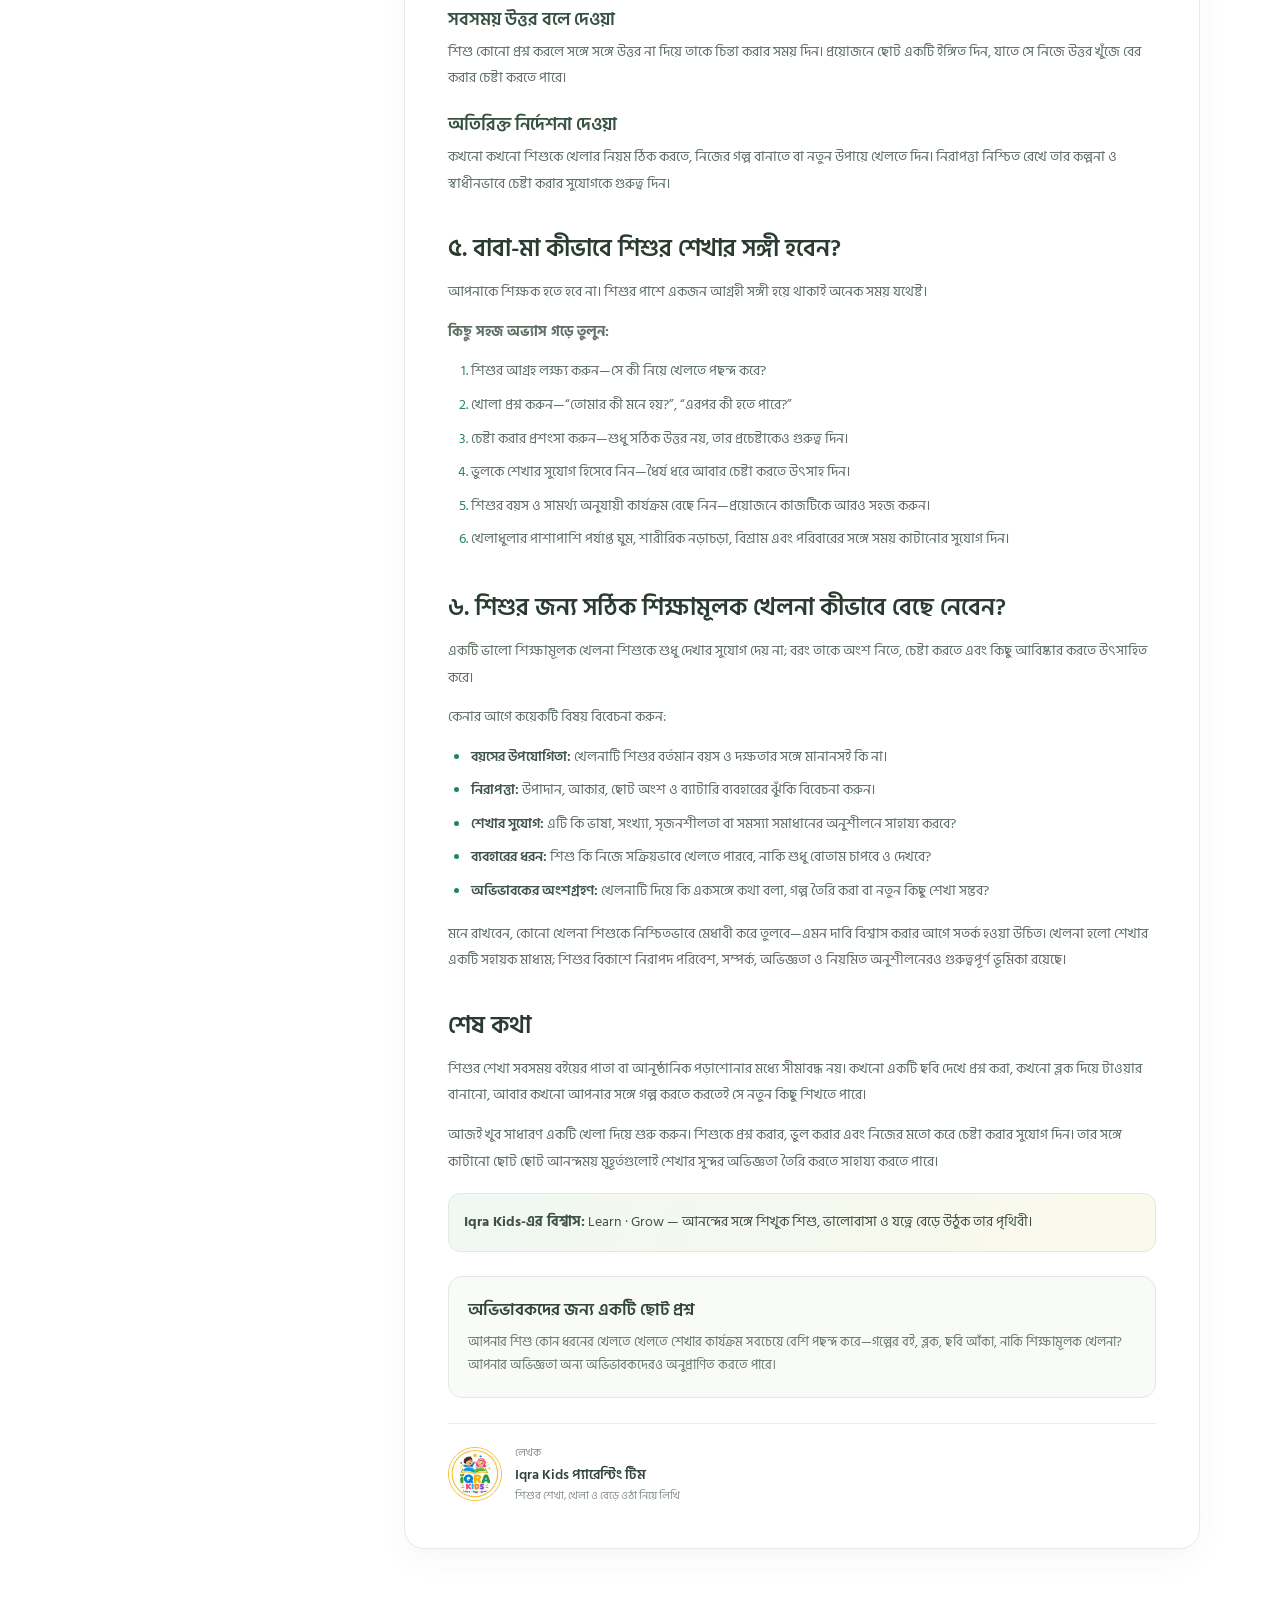
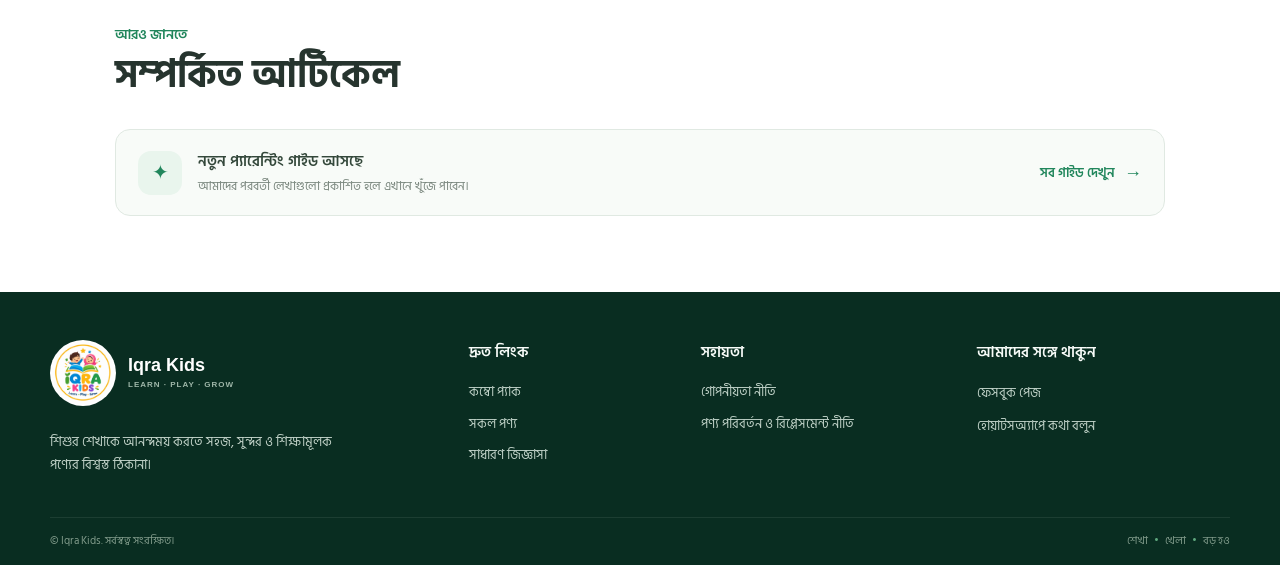
<file: parenting-guides/play-through-learning/index.html>
<!doctype html>
<html lang="bn">
<head>
  <meta charset="utf-8">
  <meta name="viewport" content="width=device-width, initial-scale=1">
  <meta name="theme-color" content="#ffffff">
  <meta name="description" content="খেলার মাধ্যমে শিশুর ভাষা, যুক্তি, সৃজনশীলতা ও সামাজিক দক্ষতা বিকাশে বাবা-মায়ের ব্যবহারিক গাইড।">
  <title>খেলতে খেলতে শেখা: শিশুর বিকাশে খেলার গুরুত্ব | Iqra Kids</title>
  <link rel="stylesheet" href="../../styles.css">
</head>
<body class="journal-page article-page">
  <header class="site-header">
    <nav class="navbar" aria-label="প্রধান নেভিগেশন">
      <a class="brand" href="../../#home" aria-label="Iqra Kids হোম">
        <img class="brand__logo" src="../../assets/iqra-logo.jpeg" alt="Iqra Kids লোগো">
        <span class="brand__copy"><span class="brand__name">Iqra Kids</span><span class="brand__tagline">LEARN · PLAY · GROW</span></span>
      </a>
      <button class="menu-toggle" type="button" aria-label="মেনু খুলুন" aria-expanded="false" aria-controls="primary-menu"><span></span><span></span><span></span></button>
      <div class="nav-panel" id="primary-menu">
        <div class="nav-links">
          <a class="nav-link" href="../../#combo-pack">কম্বো প্যাক</a>
          <a class="nav-link" href="../../#products">সকল পণ্য</a>
          <a class="nav-link" href="../../#faq">সাধারণ জিজ্ঞাসা</a>
          <a class="nav-link" href="../">প্যারেন্টিং গাইড</a>
        </div>
        <a class="call-button" href="tel:+8801723803822" aria-label="ফোন করুন ০১৭২৩৮০৩৮২২">
          <svg aria-hidden="true" viewBox="0 0 24 24" fill="none"><path d="M7.1 3.8 9.4 3.3c.6-.1 1.2.2 1.4.8l1.1 2.7c.2.5.1 1-.3 1.4l-1.5 1.3a14.4 14.4 0 0 0 4.5 4.5l1.3-1.5c.4-.4.9-.5 1.4-.3l2.7 1.1c.6.2.9.8.8 1.4l-.5 2.3c-.1.6-.7 1-1.3 1C10.4 18 6 13.6 6 8.1c0-.6.4-1.2 1.1-1.3Z" stroke="currentColor" stroke-width="1.8" stroke-linecap="round" stroke-linejoin="round"/></svg>
          <span>০১৭২৩৮০৩৮২২</span>
        </a>
      </div>
    </nav>
  </header>

  <main>
    <section class="article-hero" aria-labelledby="article-title">
      <div class="article-hero__inner">
        <nav class="article-breadcrumb" aria-label="আপনি এখানে">
          <a href="../../">হোম</a><span aria-hidden="true">/</span><a href="../">প্যারেন্টিং গাইড</a><span aria-hidden="true">/</span><span>শিশুর বিকাশ</span>
        </nav>
        <p class="journal-eyebrow">খেলা ও শেখা · প্যারেন্টিং গাইড</p>
        <h1 id="article-title">খেলতে খেলতে শেখা: শিশুর বিকাশে খেলার গুরুত্ব এবং বাবা-মায়ের করণীয়</h1>
        <p class="article-hero__lead">শিশুর খেলা শুধু সময় কাটানোর মাধ্যম নয়; এটি তার শেখা, ভাবনা ও বেড়ে ওঠার একটি আনন্দময় অংশ।</p>
        <p class="journal-article-meta"><time datetime="2026-10-17">প্রকাশিত: ১৭ অক্টোবর, ২০২৬</time><span aria-hidden="true">·</span><span>Iqra Kids প্যারেন্টিং গাইড</span></p>
      </div>
    </section>

    <div class="article-layout">
      <aside class="article-sidebar">
        <nav class="article-toc" aria-label="এই আর্টিকেলের বিষয়বস্তু">
          <h2>এই লেখায়</h2>
          <a href="#learning-through-play">খেলার মাধ্যমে কী শেখে</a>
          <a href="#toy-cost">দামি খেলনা কি প্রয়োজন</a>
          <a href="#play-time">প্রতিদিন কতক্ষণ খেলবেন</a>
          <a href="#parenting-mistakes">যে ভুলগুলো এড়িয়ে চলবেন</a>
          <a href="#play-partner">শেখার সঙ্গী হবেন যেভাবে</a>
          <a href="#choosing-toys">শিক্ষামূলক খেলনা বাছাই</a>
          <a href="#conclusion">শেষ কথা</a>
        </nav>
        <div class="article-sidebar__note">
          <span>Iqra Kids-এর বিশ্বাস</span>
          <strong>Learn · Grow</strong>
          <p>আনন্দের সঙ্গে শিখুক শিশু, ভালোবাসা ও যত্নে বেড়ে উঠুক তার পৃথিবী।</p>
        </div>
      </aside>

      <article class="article-content">
        <figure class="article-cover">
          <img src="../../assets/default.jpg" alt="শিশুর শেখার খেলনা" fetchpriority="high">
          <figcaption>খেলার মধ্য দিয়ে শিশুর শেখার আনন্দ তৈরি হতে পারে।</figcaption>
        </figure>

        <p class="article-content__intro"><strong>শিশুরা কি শুধু বই পড়েই শেখে?</strong> মোটেও না। শিশুরা খেলার মাধ্যমে চারপাশের পৃথিবীকে চিনতে শেখে, নতুন শব্দ আয়ত্ত করে, সমস্যা সমাধানের চেষ্টা করে এবং নিজের অনুভূতি প্রকাশ করতে শেখে। তাই শিশুর খেলাধুলা শুধু সময় কাটানোর মাধ্যম নয়; এটি তার শেখা ও বেড়ে ওঠার একটি গুরুত্বপূর্ণ অংশ।</p>
        <p>একজন অভিভাবক হিসেবে আপনার দায়িত্ব সবসময় শিশুকে কিছু শেখানো নয়। বরং এমন একটি পরিবেশ তৈরি করা, যেখানে সে নিরাপদে খেলতে পারে, প্রশ্ন করতে পারে এবং নিজের আগ্রহ থেকে নতুন কিছু আবিষ্কার করতে পারে।</p>
        <p>এই গাইডে জানবেন, কীভাবে সাধারণ খেলাধুলাকে শিশুর শেখার আনন্দময় সুযোগে পরিণত করবেন।</p>

        <section id="learning-through-play" class="article-section">
          <h2>১. খেলার মাধ্যমে শিশু কী কী শিখতে পারে?</h2>
          <p>শিশুর বয়স ও খেলার ধরন অনুযায়ী শেখার অভিজ্ঞতা ভিন্ন হতে পারে। তবে উপযুক্ত খেলাধুলা শিশুর বিভিন্ন দক্ষতা বিকাশে সহায়তা করতে পারে।</p>

          <h3>ভাষা ও যোগাযোগের দক্ষতা</h3>
          <p>শিশুর সঙ্গে গল্প বলা, ছবি দেখে বিভিন্ন জিনিসের নাম বলা, ছড়া আবৃত্তি করা কিংবা পুতুল নিয়ে অভিনয় করার মতো কার্যক্রম তার নতুন শব্দ শেখা ও কথা বলার অনুশীলনে সাহায্য করতে পারে।</p>
          <p class="article-tip"><strong>বাড়িতে চেষ্টা করুন:</strong> একটি ছবির বই খুলে শিশুকে জিজ্ঞেস করুন, “ছবিতে কী দেখছ?” সে উত্তর দিতে না পারলে নিজে উত্তরটি বলে দিন এবং তাকে আবার বলার সুযোগ দিন।</p>

          <h3>সংখ্যা ও যুক্তি বোঝা</h3>
          <p>ব্লক সাজানো, খেলনা গোনা, রং অনুযায়ী বস্তু আলাদা করা কিংবা বড়-ছোট জিনিস তুলনা করার মাধ্যমে শিশু প্রাথমিক গণিতের ধারণা অনুশীলন করতে পারে।</p>
          <p class="article-tip"><strong>বাড়িতে চেষ্টা করুন:</strong> শিশুকে তিনটি লাল ব্লক ও দুটি নীল ব্লক দিন। একসঙ্গে গুনুন এবং জিজ্ঞেস করুন, “কোন রঙের ব্লক বেশি?”</p>

          <h3>সৃজনশীলতা ও সমস্যা সমাধান</h3>
          <p>ব্লক দিয়ে ঘর তৈরি করা, কাগজে আঁকা কিংবা নিজের মতো করে গল্প বানানোর সময় শিশু বিভিন্ন ধারণা নিয়ে পরীক্ষা করতে পারে। কোনো কিছু ভেঙে গেলে বা প্রত্যাশামতো না হলে সে আবার চেষ্টা করার সুযোগ পায়।</p>
          <p class="article-tip"><strong>বাড়িতে চেষ্টা করুন:</strong> কয়েকটি নিরাপদ ব্লক দিয়ে একটি টাওয়ার বানাতে বলুন। টাওয়ার পড়ে গেলে সঙ্গে সঙ্গে ঠিক করে না দিয়ে জিজ্ঞেস করুন, “এবার কী করলে এটা আরও শক্ত হবে?”</p>

          <h3>সামাজিক ও আবেগীয় দক্ষতা</h3>
          <p>পালাক্রমে খেলা, অন্যের কথা শোনা, নিজের অনুভূতি প্রকাশ করা এবং কোনো সমস্যা হলে সমাধানের চেষ্টা করা শিশুর সামাজিক ও আবেগীয় বিকাশের অনুশীলন হতে পারে।</p>
          <p class="article-tip"><strong>বাড়িতে চেষ্টা করুন:</strong> পরিবারের সদস্যদের নিয়ে পালাক্রমে একটি সহজ খেলা খেলুন। শিশুকে অপেক্ষা করার সুযোগ দিন এবং নিজের পালা এলে উৎসাহিত করুন।</p>
        </section>

        <section id="toy-cost" class="article-section">
          <h2>২. শিশুকে শেখানোর জন্য দামি খেলনা কি প্রয়োজন?</h2>
          <p>না। শিশুর শেখার জন্য সবসময় দামি বা প্রযুক্তিনির্ভর খেলনা প্রয়োজন হয় না। ঘরের নিরাপদ ও বয়স-উপযোগী অনেক সাধারণ জিনিস দিয়েও আনন্দদায়ক শেখার কার্যক্রম তৈরি করা যায়।</p>
          <p>যেমন:</p>
          <ul>
            <li><strong>কাপ বা পাত্র:</strong> বড় ও ছোট পাত্র সাজানো কিংবা নিরাপদ অবস্থায় একটির মধ্যে আরেকটি রাখা।</li>
            <li><strong>ছবির বই:</strong> ছবি দেখে গল্প বলা এবং নতুন শব্দ শেখা।</li>
            <li><strong>বড় আকারের ব্লক:</strong> সাজানো, গোনা ও বিভিন্ন আকৃতি তৈরি করা।</li>
            <li><strong>কাগজ ও ক্রেয়ন:</strong> আঁকা, রং চেনা ও কল্পনা প্রকাশ করা।</li>
            <li><strong>বয়স-উপযোগী শিক্ষামূলক খেলনা:</strong> অক্ষর, সংখ্যা, আকৃতি বা শব্দ চিনতে অনুশীলন করা।</li>
          </ul>
          <p>খেলনা বেছে নেওয়ার সময় শুধু সেটিতে কতগুলো ফিচার আছে, তা দেখবেন না। বরং ভাবুন, শিশুটি এটি দিয়ে কী করতে পারবে, কতটা সক্রিয়ভাবে অংশ নিতে পারবে এবং তার বয়সের জন্য এটি নিরাপদ কি না।</p>
          <p>বিশেষ করে ছোট শিশুদের ক্ষেত্রে ছোট খুলে যাওয়া অংশ, ধারালো প্রান্ত, শক্তিশালী চুম্বক ও বোতাম ব্যাটারির মতো বিপদ সম্পর্কে সতর্ক থাকুন। পণ্যের বয়স-সংক্রান্ত নির্দেশনা অনুসরণ করুন এবং প্রয়োজন অনুযায়ী শিশুকে তত্ত্বাবধানে রাখুন।</p>
        </section>

        <section id="play-time" class="article-section">
          <h2>৩. প্রতিদিন কতক্ষণ শিশুর সঙ্গে খেলবেন?</h2>
          <p>সব শিশুর জন্য একই সময়সীমা নির্ধারণ করা প্রয়োজন নেই। শিশুর বয়স, আগ্রহ, ঘুম, দৈনন্দিন রুটিন এবং পরিবারের পরিস্থিতি অনুযায়ী খেলার সময় ভিন্ন হতে পারে।</p>
          <p>ব্যস্ততার মধ্যেও আপনি ছোট ছোট মুহূর্ত তৈরি করতে পারেন:</p>
          <ul>
            <li>সকালে কয়েক মিনিট ছবি দেখে কথা বলা।</li>
            <li>দুপুরে একসঙ্গে ব্লক সাজানো বা বস্তু গোনা।</li>
            <li>সন্ধ্যায় গল্প বলা, ছড়া গাওয়া কিংবা বাইরে নিরাপদে হাঁটা।</li>
            <li>ঘুমানোর আগে দিনের মজার কোনো ঘটনা নিয়ে কথা বলা।</li>
          </ul>
          <p>সময় দীর্ঘ হওয়াই একমাত্র বিষয় নয়। শিশুর প্রতি মনোযোগ দেওয়া, তার কথা শোনা এবং তার আগ্রহ অনুসরণ করাও গুরুত্বপূর্ণ।</p>
        </section>

        <section id="parenting-mistakes" class="article-section">
          <h2>৪. শিশুকে শেখানোর সময় বাবা-মায়ের যে ভুলগুলো এড়িয়ে চলা উচিত</h2>
          <h3>প্রতিটি খেলাকে পড়াশোনায় পরিণত করা</h3>
          <p>শিশু খেলতে খেলতে ভুল করতেই পারে। প্রতিবার ভুল ধরিয়ে দেওয়া বা প্রতিটি খেলায় নির্দিষ্ট ফল আশা করা তার আনন্দ কমিয়ে দিতে পারে। তাকে নিজের মতো করে চেষ্টা করার সুযোগ দিন।</p>
          <h3>অন্য শিশুর সঙ্গে তুলনা করা</h3>
          <p>প্রতিটি শিশুর আগ্রহ, শেখার গতি ও দক্ষতা এক রকম নয়। অন্য শিশুর সঙ্গে তুলনা না করে তার নিজের অগ্রগতি লক্ষ্য করুন।</p>
          <h3>সবসময় উত্তর বলে দেওয়া</h3>
          <p>শিশু কোনো প্রশ্ন করলে সঙ্গে সঙ্গে উত্তর না দিয়ে তাকে চিন্তা করার সময় দিন। প্রয়োজনে ছোট একটি ইঙ্গিত দিন, যাতে সে নিজে উত্তর খুঁজে বের করার চেষ্টা করতে পারে।</p>
          <h3>অতিরিক্ত নির্দেশনা দেওয়া</h3>
          <p>কখনো কখনো শিশুকে খেলার নিয়ম ঠিক করতে, নিজের গল্প বানাতে বা নতুন উপায়ে খেলতে দিন। নিরাপত্তা নিশ্চিত রেখে তার কল্পনা ও স্বাধীনভাবে চেষ্টা করার সুযোগকে গুরুত্ব দিন।</p>
        </section>

        <section id="play-partner" class="article-section">
          <h2>৫. বাবা-মা কীভাবে শিশুর শেখার সঙ্গী হবেন?</h2>
          <p>আপনাকে শিক্ষক হতে হবে না। শিশুর পাশে একজন আগ্রহী সঙ্গী হয়ে থাকাই অনেক সময় যথেষ্ট।</p>
          <p><strong>কিছু সহজ অভ্যাস গড়ে তুলুন:</strong></p>
          <ol>
            <li>শিশুর আগ্রহ লক্ষ্য করুন—সে কী নিয়ে খেলতে পছন্দ করে?</li>
            <li>খোলা প্রশ্ন করুন—“তোমার কী মনে হয়?”, “এরপর কী হতে পারে?”</li>
            <li>চেষ্টা করার প্রশংসা করুন—শুধু সঠিক উত্তর নয়, তার প্রচেষ্টাকেও গুরুত্ব দিন।</li>
            <li>ভুলকে শেখার সুযোগ হিসেবে নিন—ধৈর্য ধরে আবার চেষ্টা করতে উৎসাহ দিন।</li>
            <li>শিশুর বয়স ও সামর্থ্য অনুযায়ী কার্যক্রম বেছে নিন—প্রয়োজনে কাজটিকে আরও সহজ করুন।</li>
            <li>খেলাধুলার পাশাপাশি পর্যাপ্ত ঘুম, শারীরিক নড়াচড়া, বিশ্রাম এবং পরিবারের সঙ্গে সময় কাটানোর সুযোগ দিন।</li>
          </ol>
        </section>

        <section id="choosing-toys" class="article-section">
          <h2>৬. শিশুর জন্য সঠিক শিক্ষামূলক খেলনা কীভাবে বেছে নেবেন?</h2>
          <p>একটি ভালো শিক্ষামূলক খেলনা শিশুকে শুধু দেখার সুযোগ দেয় না; বরং তাকে অংশ নিতে, চেষ্টা করতে এবং কিছু আবিষ্কার করতে উৎসাহিত করে।</p>
          <p>কেনার আগে কয়েকটি বিষয় বিবেচনা করুন:</p>
          <ul>
            <li><strong>বয়সের উপযোগিতা:</strong> খেলনাটি শিশুর বর্তমান বয়স ও দক্ষতার সঙ্গে মানানসই কি না।</li>
            <li><strong>নিরাপত্তা:</strong> উপাদান, আকার, ছোট অংশ ও ব্যাটারি ব্যবহারের ঝুঁকি বিবেচনা করুন।</li>
            <li><strong>শেখার সুযোগ:</strong> এটি কি ভাষা, সংখ্যা, সৃজনশীলতা বা সমস্যা সমাধানের অনুশীলনে সাহায্য করবে?</li>
            <li><strong>ব্যবহারের ধরন:</strong> শিশু কি নিজে সক্রিয়ভাবে খেলতে পারবে, নাকি শুধু বোতাম চাপবে ও দেখবে?</li>
            <li><strong>অভিভাবকের অংশগ্রহণ:</strong> খেলনাটি দিয়ে কি একসঙ্গে কথা বলা, গল্প তৈরি করা বা নতুন কিছু শেখা সম্ভব?</li>
          </ul>
          <p>মনে রাখবেন, কোনো খেলনা শিশুকে নিশ্চিতভাবে মেধাবী করে তুলবে—এমন দাবি বিশ্বাস করার আগে সতর্ক হওয়া উচিত। খেলনা হলো শেখার একটি সহায়ক মাধ্যম; শিশুর বিকাশে নিরাপদ পরিবেশ, সম্পর্ক, অভিজ্ঞতা ও নিয়মিত অনুশীলনেরও গুরুত্বপূর্ণ ভূমিকা রয়েছে।</p>
        </section>

        <section id="conclusion" class="article-section article-section--conclusion">
          <h2>শেষ কথা</h2>
          <p>শিশুর শেখা সবসময় বইয়ের পাতা বা আনুষ্ঠানিক পড়াশোনার মধ্যে সীমাবদ্ধ নয়। কখনো একটি ছবি দেখে প্রশ্ন করা, কখনো ব্লক দিয়ে টাওয়ার বানানো, আবার কখনো আপনার সঙ্গে গল্প করতে করতেই সে নতুন কিছু শিখতে পারে।</p>
          <p>আজই খুব সাধারণ একটি খেলা দিয়ে শুরু করুন। শিশুকে প্রশ্ন করার, ভুল করার এবং নিজের মতো করে চেষ্টা করার সুযোগ দিন। তার সঙ্গে কাটানো ছোট ছোট আনন্দময় মুহূর্তগুলোই শেখার সুন্দর অভিজ্ঞতা তৈরি করতে সাহায্য করতে পারে।</p>
          <p class="article-belief"><strong>Iqra Kids-এর বিশ্বাস:</strong> Learn · Grow — আনন্দের সঙ্গে শিখুক শিশু, ভালোবাসা ও যত্নে বেড়ে উঠুক তার পৃথিবী।</p>
        </section>

        <aside class="article-reader-question">
          <h2>অভিভাবকদের জন্য একটি ছোট প্রশ্ন</h2>
          <p>আপনার শিশু কোন ধরনের খেলতে খেলতে শেখার কার্যক্রম সবচেয়ে বেশি পছন্দ করে—গল্পের বই, ব্লক, ছবি আঁকা, নাকি শিক্ষামূলক খেলনা? আপনার অভিজ্ঞতা অন্য অভিভাবকদেরও অনুপ্রাণিত করতে পারে।</p>
        </aside>

        <div class="article-author">
          <img src="../../assets/iqra-logo.jpeg" alt="Iqra Kids লোগো" loading="lazy">
          <div><span>লেখক</span><strong>Iqra Kids প্যারেন্টিং টিম</strong><small>শিশুর শেখা, খেলা ও বেড়ে ওঠা নিয়ে লিখি</small></div>
        </div>
      </article>
    </div>

    <section class="related-articles" aria-labelledby="related-title">
      <div class="journal-container">
        <header class="journal-section__heading journal-section__heading--left">
          <p class="journal-eyebrow">আরও জানতে</p>
          <h2 id="related-title">সম্পর্কিত আর্টিকেল</h2>
        </header>
        <div class="related-empty-card">
          <div class="related-empty-card__icon" aria-hidden="true">✦</div>
          <div><h3>নতুন প্যারেন্টিং গাইড আসছে</h3><p>আমাদের পরবর্তী লেখাগুলো প্রকাশিত হলে এখানে খুঁজে পাবেন।</p></div>
          <a class="journal-read-link" href="../">সব গাইড দেখুন <span aria-hidden="true">→</span></a>
        </div>
      </div>
    </section>
  </main>

  <footer class="site-footer">
    <div class="site-footer__inner"><div class="footer-main">
      <div class="footer-brand"><a class="footer-brand__identity" href="../../#home" aria-label="Iqra Kids হোম"><img src="../../assets/iqra-logo.jpeg" alt="Iqra Kids লোগো" loading="lazy"><span><strong>Iqra Kids</strong><small>LEARN · PLAY · GROW</small></span></a><p>শিশুর শেখাকে আনন্দময় করতে সহজ, সুন্দর ও শিক্ষামূলক পণ্যের বিশ্বস্ত ঠিকানা।</p></div>
      <nav class="footer-links" aria-label="দ্রুত লিংক"><h2>দ্রুত লিংক</h2><a href="../../#combo-pack">কম্বো প্যাক</a><a href="../../#products">সকল পণ্য</a><a href="../../#faq">সাধারণ জিজ্ঞাসা</a></nav>
      <nav class="footer-links" aria-label="সহায়তা"><h2>সহায়তা</h2><a href="../../privacy-policy/">গোপনীয়তা নীতি</a><a href="../../product-return-policy/">পণ্য পরিবর্তন ও রিপ্লেসমেন্ট নীতি</a></nav>
      <div class="footer-links footer-social"><h2>আমাদের সঙ্গে থাকুন</h2><a href="https://www.facebook.com/IqraKidsBD" target="_blank" rel="noopener noreferrer">ফেসবুক পেজ</a><a href="https://wa.me/8801723803822" target="_blank" rel="noopener noreferrer">হোয়াটসঅ্যাপে কথা বলুন</a></div>
    </div><div class="footer-bottom"><p>© Iqra Kids. সর্বস্বত্ব সংরক্ষিত।</p><p>শেখা <span>•</span> খেলা <span>•</span> বড় হও</p></div></div>
  </footer>
  <script src="../../script.js" defer></script>
</body>
</html>
</file>
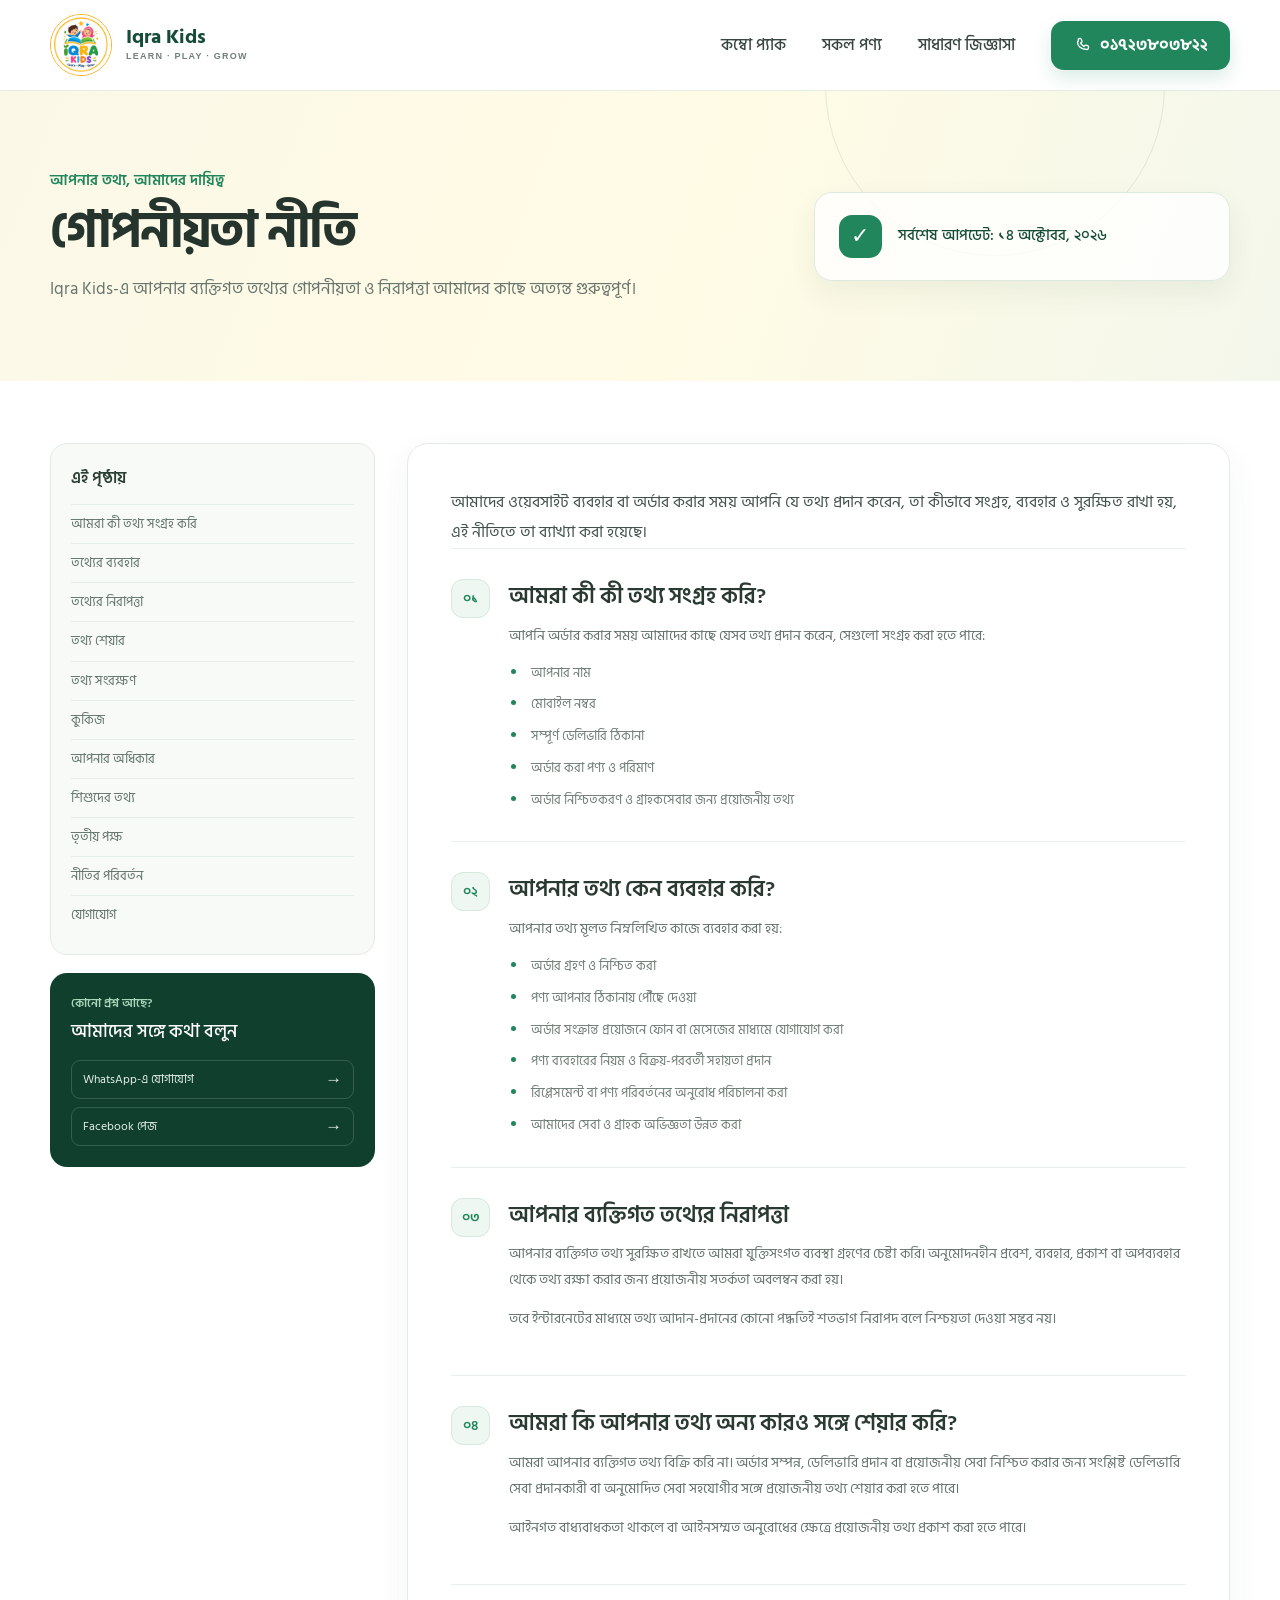
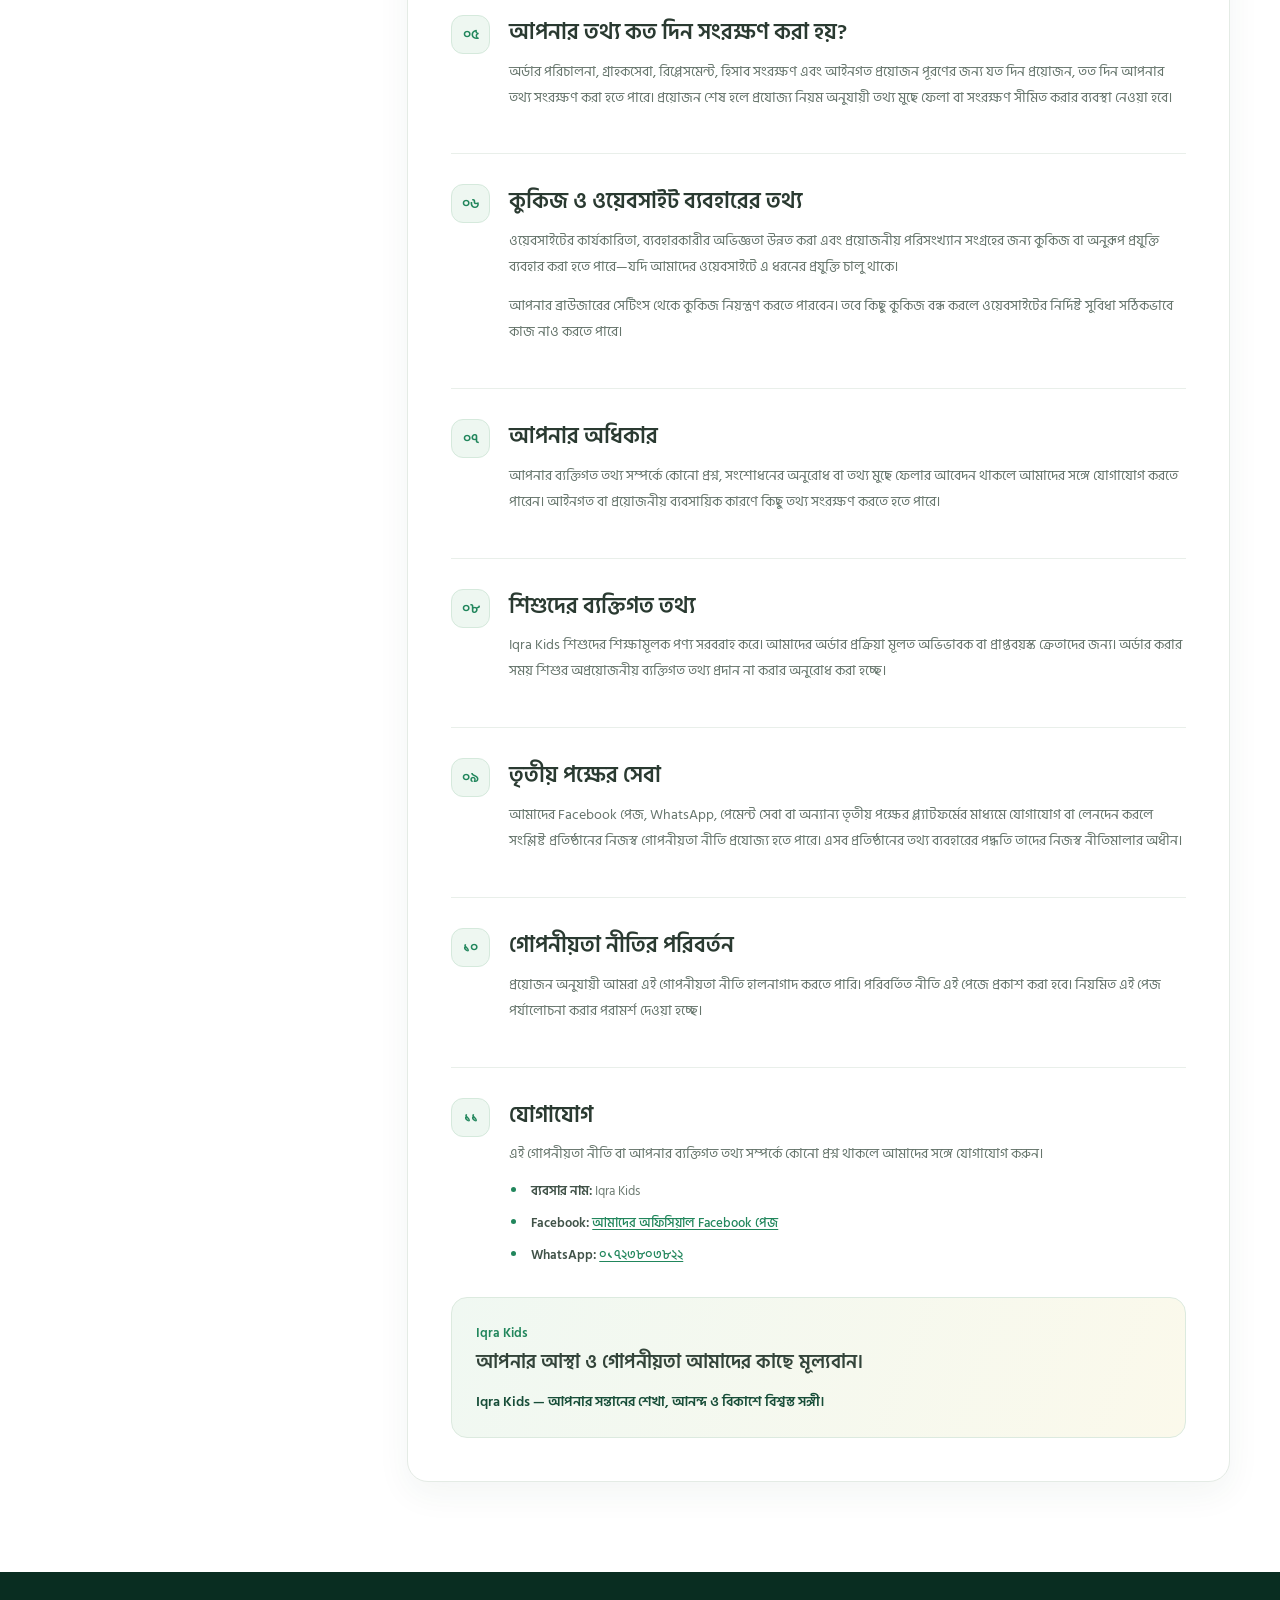
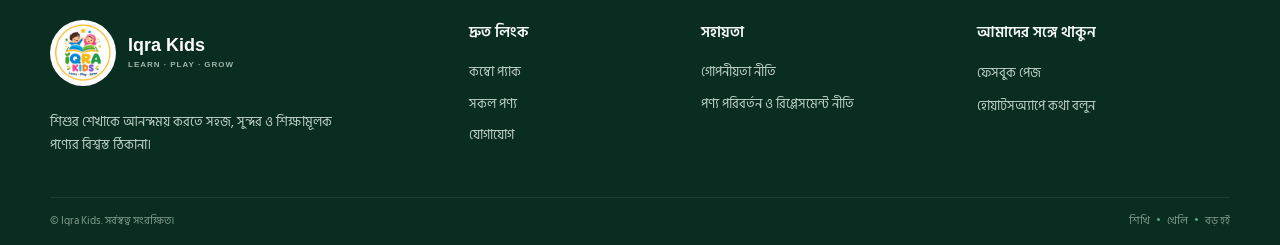
<file: privacy-policy.html>
<!doctype html>
<html lang="bn">
<head>
  <meta charset="utf-8">
  <meta name="viewport" content="width=device-width, initial-scale=1">
  <meta name="theme-color" content="#ffffff">
  <meta name="description" content="Iqra Kids-এর গোপনীয়তা নীতি। অর্ডারের সময় দেওয়া ব্যক্তিগত তথ্য কীভাবে সংগ্রহ, ব্যবহার ও সুরক্ষিত রাখা হয় জানুন।">
  <title>গোপনীয়তা নীতি | Iqra Kids</title>
  <link rel="stylesheet" href="styles.css">
</head>
<body class="policy-page">
  <header class="site-header">
    <nav class="navbar" aria-label="প্রধান নেভিগেশন">
      <a class="brand" href="index.html#home" aria-label="Iqra Kids হোম">
        <img class="brand__logo" src="assets/iqra-logo.jpeg" alt="Iqra Kids লোগো">
        <span class="brand__copy"><span class="brand__name">Iqra Kids</span><span class="brand__tagline">LEARN · PLAY · GROW</span></span>
      </a>
      <button class="menu-toggle" type="button" aria-label="মেনু খুলুন" aria-expanded="false" aria-controls="primary-menu"><span></span><span></span><span></span></button>
      <div class="nav-panel" id="primary-menu">
        <div class="nav-links">
          <a class="nav-link" href="index.html#combo-pack">কম্বো প্যাক</a>
          <a class="nav-link" href="index.html#products">সকল পণ্য</a>
          <a class="nav-link" href="index.html#faq">সাধারণ জিজ্ঞাসা</a>
        </div>
        <a class="call-button" href="tel:+8801723803822" aria-label="ফোন করুন ০১৭২৩৮০৩৮২২">
          <svg aria-hidden="true" viewBox="0 0 24 24" fill="none"><path d="M7.1 3.8 9.4 3.3c.6-.1 1.2.2 1.4.8l1.1 2.7c.2.5.1 1-.3 1.4l-1.5 1.3a14.4 14.4 0 0 0 4.5 4.5l1.3-1.5c.4-.4.9-.5 1.4-.3l2.7 1.1c.6.2.9.8.8 1.4l-.5 2.3c-.1.6-.7 1-1.3 1C10.4 18 6 13.6 6 8.1c0-.6.4-1.2 1.1-1.3Z" stroke="currentColor" stroke-width="1.8" stroke-linecap="round" stroke-linejoin="round"/></svg>
          <span>০১৭২৩৮০৩৮২২</span>
        </a>
      </div>
    </nav>
  </header>

  <main>
    <section class="policy-hero" aria-labelledby="policy-title">
      <span class="policy-hero__orbit" aria-hidden="true"></span>
      <div class="policy-hero__inner">
        <div class="policy-hero__copy">
          <p class="policy-hero__eyebrow">আপনার তথ্য, আমাদের দায়িত্ব</p>
          <h1 id="policy-title">গোপনীয়তা নীতি</h1>
          <p>Iqra Kids-এ আপনার ব্যক্তিগত তথ্যের গোপনীয়তা ও নিরাপত্তা আমাদের কাছে অত্যন্ত গুরুত্বপূর্ণ।</p>
        </div>
        <div class="policy-hero__note">
          <span class="policy-hero__note-icon" aria-hidden="true">✓</span>
          <p>সর্বশেষ আপডেট: ১৪ অক্টোবর, ২০২৬</p>
        </div>
      </div>
    </section>

    <div class="policy-layout">
      <aside class="policy-sidebar">
        <nav class="policy-toc" aria-label="এই পৃষ্ঠার বিষয়বস্তু">
          <h2>এই পৃষ্ঠায়</h2>
          <a href="#information">আমরা কী তথ্য সংগ্রহ করি</a>
          <a href="#use-of-information">তথ্যের ব্যবহার</a>
          <a href="#security">তথ্যের নিরাপত্তা</a>
          <a href="#sharing">তথ্য শেয়ার</a>
          <a href="#retention">তথ্য সংরক্ষণ</a>
          <a href="#cookies">কুকিজ</a>
          <a href="#your-rights">আপনার অধিকার</a>
          <a href="#children">শিশুদের তথ্য</a>
          <a href="#third-party">তৃতীয় পক্ষ</a>
          <a href="#changes">নীতির পরিবর্তন</a>
          <a href="#contact">যোগাযোগ</a>
        </nav>
        <div class="policy-contact">
          <p>কোনো প্রশ্ন আছে?</p>
          <h2>আমাদের সঙ্গে কথা বলুন</h2>
          <a href="https://wa.me/8801723803822" target="_blank" rel="noopener noreferrer">WhatsApp-এ যোগাযোগ <span aria-hidden="true">→</span></a>
          <a href="https://www.facebook.com/IqraKidsBD" target="_blank" rel="noopener noreferrer">Facebook পেজ <span aria-hidden="true">→</span></a>
        </div>
      </aside>

      <article class="policy-content">
        <p class="policy-content__lead">আমাদের ওয়েবসাইট ব্যবহার বা অর্ডার করার সময় আপনি যে তথ্য প্রদান করেন, তা কীভাবে সংগ্রহ, ব্যবহার ও সুরক্ষিত রাখা হয়, এই নীতিতে তা ব্যাখ্যা করা হয়েছে।</p>

        <section id="information" class="policy-section">
          <span class="policy-section__number">০১</span><div>
            <h2>আমরা কী কী তথ্য সংগ্রহ করি?</h2>
            <p>আপনি অর্ডার করার সময় আমাদের কাছে যেসব তথ্য প্রদান করেন, সেগুলো সংগ্রহ করা হতে পারে:</p>
            <ul><li>আপনার নাম</li><li>মোবাইল নম্বর</li><li>সম্পূর্ণ ডেলিভারি ঠিকানা</li><li>অর্ডার করা পণ্য ও পরিমাণ</li><li>অর্ডার নিশ্চিতকরণ ও গ্রাহকসেবার জন্য প্রয়োজনীয় তথ্য</li></ul>
          </div>
        </section>
        <section id="use-of-information" class="policy-section">
          <span class="policy-section__number">০২</span><div>
            <h2>আপনার তথ্য কেন ব্যবহার করি?</h2>
            <p>আপনার তথ্য মূলত নিম্নলিখিত কাজে ব্যবহার করা হয়:</p>
            <ul><li>অর্ডার গ্রহণ ও নিশ্চিত করা</li><li>পণ্য আপনার ঠিকানায় পৌঁছে দেওয়া</li><li>অর্ডার সংক্রান্ত প্রয়োজনে ফোন বা মেসেজের মাধ্যমে যোগাযোগ করা</li><li>পণ্য ব্যবহারের নিয়ম ও বিক্রয়-পরবর্তী সহায়তা প্রদান</li><li>রিপ্লেসমেন্ট বা পণ্য পরিবর্তনের অনুরোধ পরিচালনা করা</li><li>আমাদের সেবা ও গ্রাহক অভিজ্ঞতা উন্নত করা</li></ul>
          </div>
        </section>
        <section id="security" class="policy-section">
          <span class="policy-section__number">০৩</span><div>
            <h2>আপনার ব্যক্তিগত তথ্যের নিরাপত্তা</h2>
            <p>আপনার ব্যক্তিগত তথ্য সুরক্ষিত রাখতে আমরা যুক্তিসংগত ব্যবস্থা গ্রহণের চেষ্টা করি। অনুমোদনহীন প্রবেশ, ব্যবহার, প্রকাশ বা অপব্যবহার থেকে তথ্য রক্ষা করার জন্য প্রয়োজনীয় সতর্কতা অবলম্বন করা হয়।</p>
            <p>তবে ইন্টারনেটের মাধ্যমে তথ্য আদান-প্রদানের কোনো পদ্ধতিই শতভাগ নিরাপদ বলে নিশ্চয়তা দেওয়া সম্ভব নয়।</p>
          </div>
        </section>
        <section id="sharing" class="policy-section">
          <span class="policy-section__number">০৪</span><div>
            <h2>আমরা কি আপনার তথ্য অন্য কারও সঙ্গে শেয়ার করি?</h2>
            <p>আমরা আপনার ব্যক্তিগত তথ্য বিক্রি করি না। অর্ডার সম্পন্ন, ডেলিভারি প্রদান বা প্রয়োজনীয় সেবা নিশ্চিত করার জন্য সংশ্লিষ্ট ডেলিভারি সেবা প্রদানকারী বা অনুমোদিত সেবা সহযোগীর সঙ্গে প্রয়োজনীয় তথ্য শেয়ার করা হতে পারে।</p>
            <p>আইনগত বাধ্যবাধকতা থাকলে বা আইনসম্মত অনুরোধের ক্ষেত্রে প্রয়োজনীয় তথ্য প্রকাশ করা হতে পারে।</p>
          </div>
        </section>
        <section id="retention" class="policy-section">
          <span class="policy-section__number">০৫</span><div>
            <h2>আপনার তথ্য কত দিন সংরক্ষণ করা হয়?</h2>
            <p>অর্ডার পরিচালনা, গ্রাহকসেবা, রিপ্লেসমেন্ট, হিসাব সংরক্ষণ এবং আইনগত প্রয়োজন পূরণের জন্য যত দিন প্রয়োজন, তত দিন আপনার তথ্য সংরক্ষণ করা হতে পারে। প্রয়োজন শেষ হলে প্রযোজ্য নিয়ম অনুযায়ী তথ্য মুছে ফেলা বা সংরক্ষণ সীমিত করার ব্যবস্থা নেওয়া হবে।</p>
          </div>
        </section>
        <section id="cookies" class="policy-section">
          <span class="policy-section__number">০৬</span><div>
            <h2>কুকিজ ও ওয়েবসাইট ব্যবহারের তথ্য</h2>
            <p>ওয়েবসাইটের কার্যকারিতা, ব্যবহারকারীর অভিজ্ঞতা উন্নত করা এবং প্রয়োজনীয় পরিসংখ্যান সংগ্রহের জন্য কুকিজ বা অনুরূপ প্রযুক্তি ব্যবহার করা হতে পারে—যদি আমাদের ওয়েবসাইটে এ ধরনের প্রযুক্তি চালু থাকে।</p>
            <p>আপনার ব্রাউজারের সেটিংস থেকে কুকিজ নিয়ন্ত্রণ করতে পারবেন। তবে কিছু কুকিজ বন্ধ করলে ওয়েবসাইটের নির্দিষ্ট সুবিধা সঠিকভাবে কাজ নাও করতে পারে।</p>
          </div>
        </section>
        <section id="your-rights" class="policy-section">
          <span class="policy-section__number">০৭</span><div>
            <h2>আপনার অধিকার</h2>
            <p>আপনার ব্যক্তিগত তথ্য সম্পর্কে কোনো প্রশ্ন, সংশোধনের অনুরোধ বা তথ্য মুছে ফেলার আবেদন থাকলে আমাদের সঙ্গে যোগাযোগ করতে পারেন। আইনগত বা প্রয়োজনীয় ব্যবসায়িক কারণে কিছু তথ্য সংরক্ষণ করতে হতে পারে।</p>
          </div>
        </section>
        <section id="children" class="policy-section">
          <span class="policy-section__number">০৮</span><div>
            <h2>শিশুদের ব্যক্তিগত তথ্য</h2>
            <p>Iqra Kids শিশুদের শিক্ষামূলক পণ্য সরবরাহ করে। আমাদের অর্ডার প্রক্রিয়া মূলত অভিভাবক বা প্রাপ্তবয়স্ক ক্রেতাদের জন্য। অর্ডার করার সময় শিশুর অপ্রয়োজনীয় ব্যক্তিগত তথ্য প্রদান না করার অনুরোধ করা হচ্ছে।</p>
          </div>
        </section>
        <section id="third-party" class="policy-section">
          <span class="policy-section__number">০৯</span><div>
            <h2>তৃতীয় পক্ষের সেবা</h2>
            <p>আমাদের Facebook পেজ, WhatsApp, পেমেন্ট সেবা বা অন্যান্য তৃতীয় পক্ষের প্ল্যাটফর্মের মাধ্যমে যোগাযোগ বা লেনদেন করলে সংশ্লিষ্ট প্রতিষ্ঠানের নিজস্ব গোপনীয়তা নীতি প্রযোজ্য হতে পারে। এসব প্রতিষ্ঠানের তথ্য ব্যবহারের পদ্ধতি তাদের নিজস্ব নীতিমালার অধীন।</p>
          </div>
        </section>
        <section id="changes" class="policy-section">
          <span class="policy-section__number">১০</span><div>
            <h2>গোপনীয়তা নীতির পরিবর্তন</h2>
            <p>প্রয়োজন অনুযায়ী আমরা এই গোপনীয়তা নীতি হালনাগাদ করতে পারি। পরিবর্তিত নীতি এই পেজে প্রকাশ করা হবে। নিয়মিত এই পেজ পর্যালোচনা করার পরামর্শ দেওয়া হচ্ছে।</p>
          </div>
        </section>
        <section id="contact" class="policy-section">
          <span class="policy-section__number">১১</span><div>
            <h2>যোগাযোগ</h2>
            <p>এই গোপনীয়তা নীতি বা আপনার ব্যক্তিগত তথ্য সম্পর্কে কোনো প্রশ্ন থাকলে আমাদের সঙ্গে যোগাযোগ করুন।</p>
            <ul><li><strong>ব্যবসার নাম:</strong> Iqra Kids</li><li><strong>Facebook:</strong> <a href="https://www.facebook.com/IqraKidsBD" target="_blank" rel="noopener noreferrer">আমাদের অফিসিয়াল Facebook পেজ</a></li><li><strong>WhatsApp:</strong> <a href="https://wa.me/8801723803822" target="_blank" rel="noopener noreferrer">০১৭২৩৮০৩৮২২</a></li></ul>
          </div>
        </section>
        <section class="policy-promise">
          <p>Iqra Kids</p><h2>আপনার আস্থা ও গোপনীয়তা আমাদের কাছে মূল্যবান।</h2><strong>Iqra Kids — আপনার সন্তানের শেখা, আনন্দ ও বিকাশে বিশ্বস্ত সঙ্গী।</strong>
        </section>
      </article>
    </div>
  </main>

  <footer class="site-footer">
    <div class="site-footer__inner"><div class="footer-main">
      <div class="footer-brand"><a class="footer-brand__identity" href="index.html#home" aria-label="Iqra Kids হোম"><img src="assets/iqra-logo.jpeg" alt="Iqra Kids লোগো" loading="lazy"><span><strong>Iqra Kids</strong><small>LEARN · PLAY · GROW</small></span></a><p>শিশুর শেখাকে আনন্দময় করতে সহজ, সুন্দর ও শিক্ষামূলক পণ্যের বিশ্বস্ত ঠিকানা।</p></div>
      <nav class="footer-links" aria-label="দ্রুত লিংক"><h2>দ্রুত লিংক</h2><a href="index.html#combo-pack">কম্বো প্যাক</a><a href="index.html#products">সকল পণ্য</a><a href="https://wa.me/8801723803822" target="_blank" rel="noopener noreferrer">যোগাযোগ</a></nav>
      <nav class="footer-links" aria-label="সহায়তা"><h2>সহায়তা</h2><a href="privacy-policy.html">গোপনীয়তা নীতি</a><a href="product-return-policy.html">পণ্য পরিবর্তন ও রিপ্লেসমেন্ট নীতি</a></nav>
      <div class="footer-links footer-social"><h2>আমাদের সঙ্গে থাকুন</h2><a href="https://www.facebook.com/IqraKidsBD" target="_blank" rel="noopener noreferrer">ফেসবুক পেজ</a><a href="https://wa.me/8801723803822" target="_blank" rel="noopener noreferrer">হোয়াটসঅ্যাপে কথা বলুন</a></div>
    </div><div class="footer-bottom"><p>© Iqra Kids. সর্বস্বত্ব সংরক্ষিত।</p><p>শিখি <span>•</span> খেলি <span>•</span> বড় হই</p></div></div>
  </footer>
  <script src="script.js" defer></script>
</body>
</html>
</file>
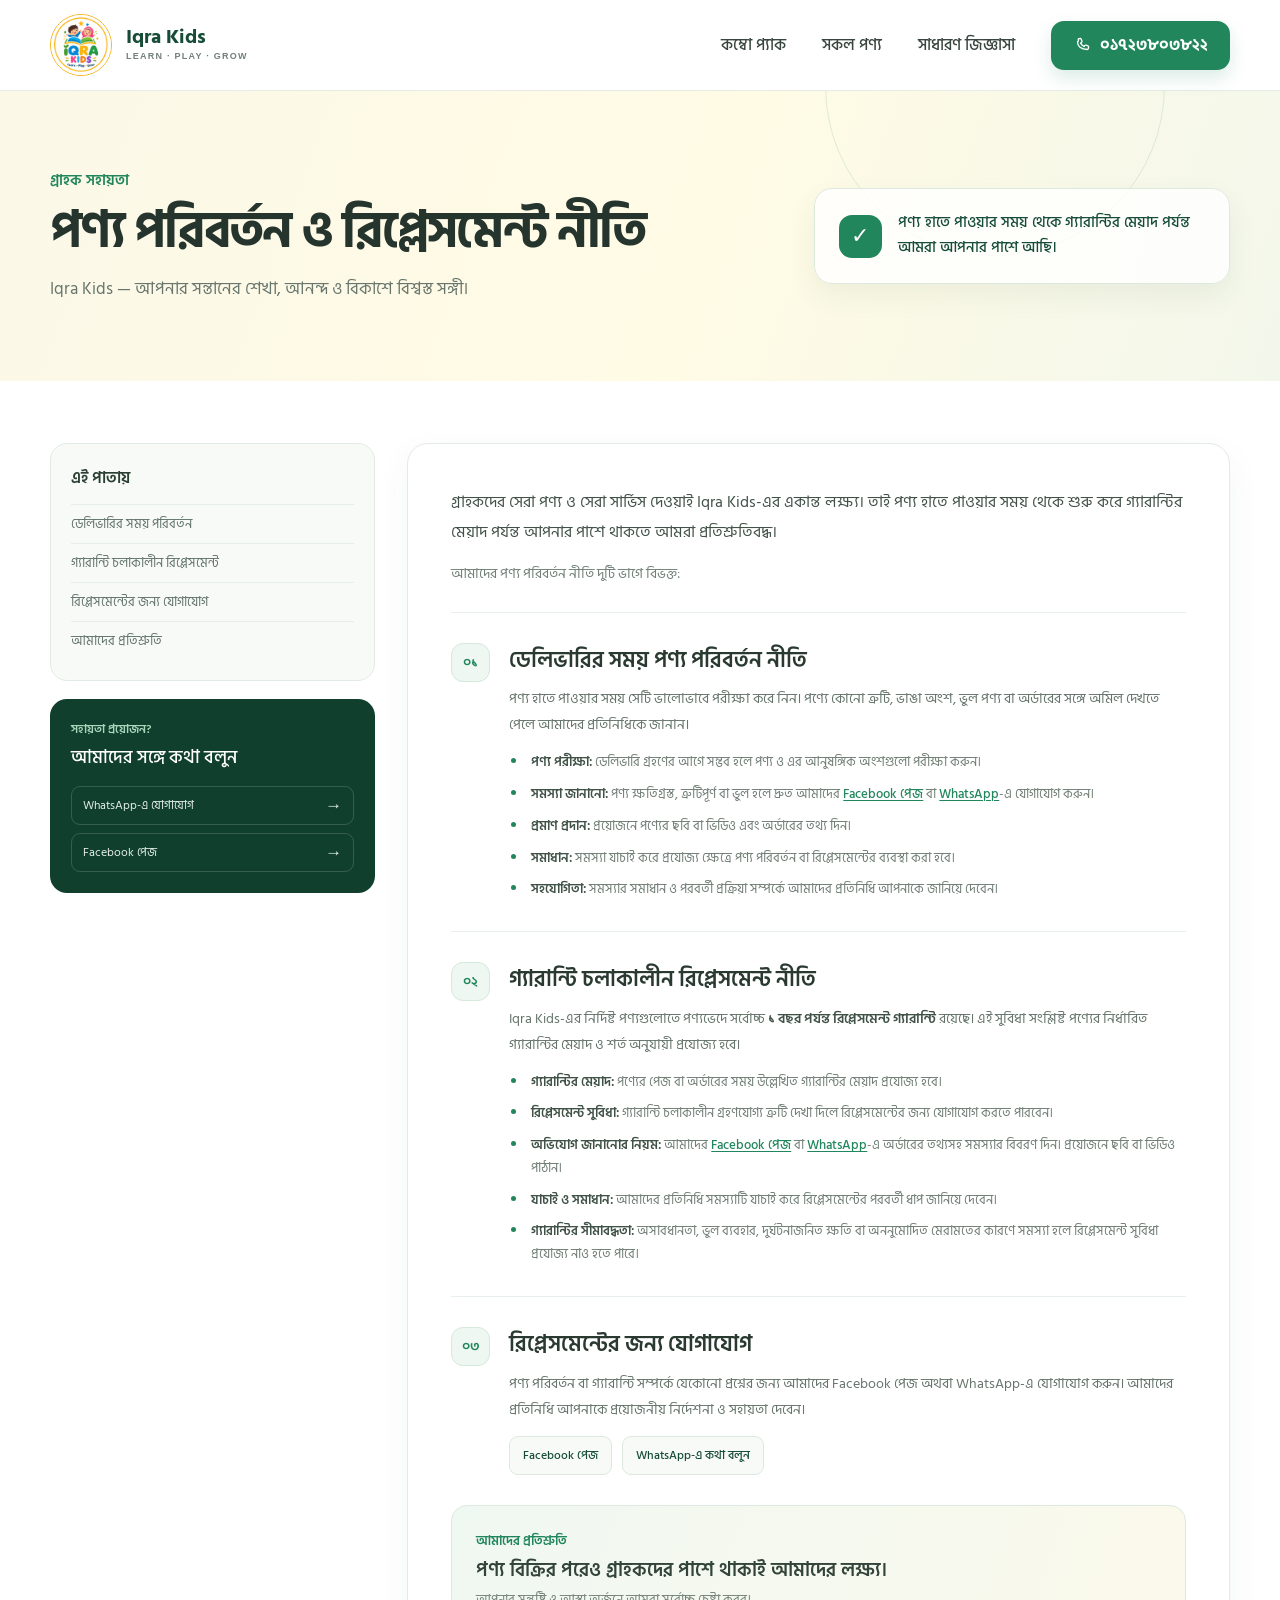
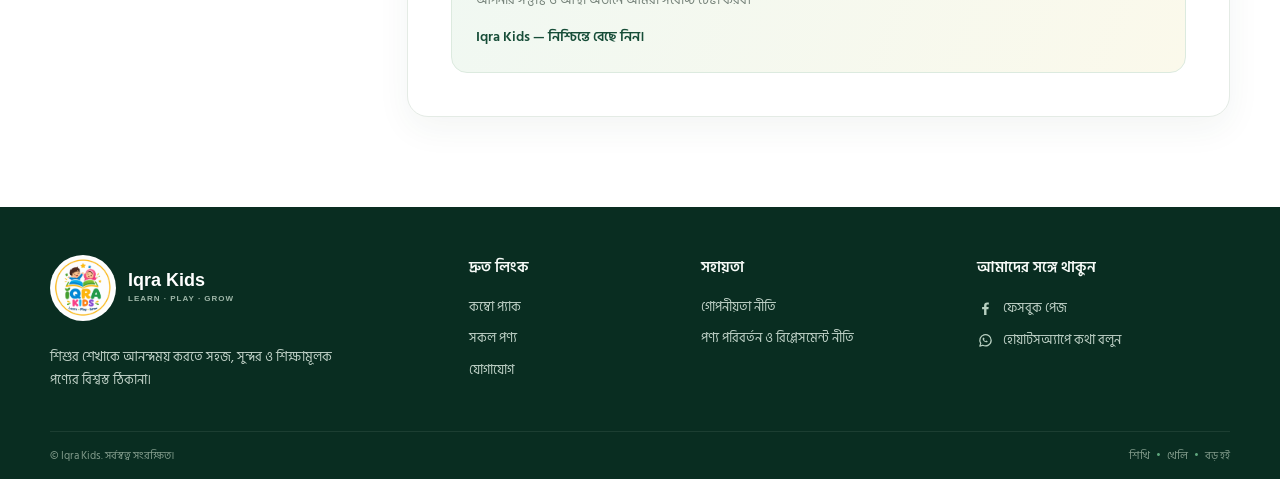
<file: product-return-policy.html>
<!doctype html>
<html lang="bn">
<head>
  <meta charset="utf-8">
  <meta name="viewport" content="width=device-width, initial-scale=1">
  <meta name="theme-color" content="#ffffff">
  <meta name="description" content="Iqra Kids-এর পণ্য পরিবর্তন ও রিপ্লেসমেন্ট নীতি। ডেলিভারির সময় পণ্য পরিবর্তন এবং গ্যারান্টি সংক্রান্ত বিস্তারিত জানুন।">
  <title>পণ্য পরিবর্তন ও রিপ্লেসমেন্ট নীতি | Iqra Kids</title>
  <link rel="stylesheet" href="styles.css">
</head>
<body class="policy-page">
  <header class="site-header">
    <nav class="navbar" aria-label="প্রধান নেভিগেশন">
      <a class="brand" href="index.html#home" aria-label="Iqra Kids হোম">
        <img class="brand__logo" src="assets/iqra-logo.jpeg" alt="Iqra Kids লোগো">
        <span class="brand__copy">
          <span class="brand__name">Iqra Kids</span>
          <span class="brand__tagline">LEARN · PLAY · GROW</span>
        </span>
      </a>
      <button class="menu-toggle" type="button" aria-label="মেনু খুলুন" aria-expanded="false" aria-controls="primary-menu">
        <span></span><span></span><span></span>
      </button>
      <div class="nav-panel" id="primary-menu">
        <div class="nav-links">
          <a class="nav-link" href="index.html#combo-pack">কম্বো প্যাক</a>
          <a class="nav-link" href="index.html#products">সকল পণ্য</a>
          <a class="nav-link" href="index.html#faq">সাধারণ জিজ্ঞাসা</a>
        </div>
        <a class="call-button" href="tel:+8801723803822" aria-label="ফোন করুন ০১৭২৩৮০৩৮২২">
          <svg aria-hidden="true" viewBox="0 0 24 24" fill="none"><path d="M7.1 3.8 9.4 3.3c.6-.1 1.2.2 1.4.8l1.1 2.7c.2.5.1 1-.3 1.4l-1.5 1.3a14.4 14.4 0 0 0 4.5 4.5l1.3-1.5c.4-.4.9-.5 1.4-.3l2.7 1.1c.6.2.9.8.8 1.4l-.5 2.3c-.1.6-.7 1-1.3 1C10.4 18 6 13.6 6 8.1c0-.6.4-1.2 1.1-1.3Z" stroke="currentColor" stroke-width="1.8" stroke-linecap="round" stroke-linejoin="round"/></svg>
          <span>০১৭২৩৮০৩৮২২</span>
        </a>
      </div>
    </nav>
  </header>

  <main>
    <section class="policy-hero" aria-labelledby="policy-title">
      <span class="policy-hero__orbit" aria-hidden="true"></span>
      <div class="policy-hero__inner">
        <div class="policy-hero__copy">
          <p class="policy-hero__eyebrow">গ্রাহক সহায়তা</p>
          <h1 id="policy-title">পণ্য পরিবর্তন ও রিপ্লেসমেন্ট নীতি</h1>
          <p>Iqra Kids — আপনার সন্তানের শেখা, আনন্দ ও বিকাশে বিশ্বস্ত সঙ্গী।</p>
        </div>
        <div class="policy-hero__note">
          <span class="policy-hero__note-icon" aria-hidden="true">✓</span>
          <p>পণ্য হাতে পাওয়ার সময় থেকে গ্যারান্টির মেয়াদ পর্যন্ত আমরা আপনার পাশে আছি।</p>
        </div>
      </div>
    </section>

    <div class="policy-layout">
      <aside class="policy-sidebar">
        <nav class="policy-toc" aria-label="এই পাতার বিষয়বস্তু">
          <h2>এই পাতায়</h2>
          <a href="#delivery-replacement">ডেলিভারির সময় পরিবর্তন</a>
          <a href="#warranty-replacement">গ্যারান্টি চলাকালীন রিপ্লেসমেন্ট</a>
          <a href="#replacement-contact">রিপ্লেসমেন্টের জন্য যোগাযোগ</a>
          <a href="#our-commitment">আমাদের প্রতিশ্রুতি</a>
        </nav>
        <div class="policy-contact">
          <p>সহায়তা প্রয়োজন?</p>
          <h2>আমাদের সঙ্গে কথা বলুন</h2>
          <a href="https://wa.me/8801723803822" target="_blank" rel="noopener noreferrer">WhatsApp-এ যোগাযোগ <span aria-hidden="true">→</span></a>
          <a href="https://www.facebook.com/IqraKidsBD" target="_blank" rel="noopener noreferrer">Facebook পেজ <span aria-hidden="true">→</span></a>
        </div>
      </aside>

      <article class="policy-content">
        <p class="policy-content__lead">গ্রাহকদের সেরা পণ্য ও সেরা সার্ভিস দেওয়াই Iqra Kids-এর একান্ত লক্ষ্য। তাই পণ্য হাতে পাওয়ার সময় থেকে শুরু করে গ্যারান্টির মেয়াদ পর্যন্ত আপনার পাশে থাকতে আমরা প্রতিশ্রুতিবদ্ধ।</p>
        <p class="policy-content__summary">আমাদের পণ্য পরিবর্তন নীতি দুটি ভাগে বিভক্ত:</p>

        <section id="delivery-replacement" class="policy-section">
          <span class="policy-section__number">০১</span>
          <div>
            <h2>ডেলিভারির সময় পণ্য পরিবর্তন নীতি</h2>
            <p>পণ্য হাতে পাওয়ার সময় সেটি ভালোভাবে পরীক্ষা করে নিন। পণ্যে কোনো ত্রুটি, ভাঙা অংশ, ভুল পণ্য বা অর্ডারের সঙ্গে অমিল দেখতে পেলে আমাদের প্রতিনিধিকে জানান।</p>
            <ul>
              <li><strong>পণ্য পরীক্ষা:</strong> ডেলিভারি গ্রহণের আগে সম্ভব হলে পণ্য ও এর আনুষঙ্গিক অংশগুলো পরীক্ষা করুন।</li>
              <li><strong>সমস্যা জানানো:</strong> পণ্য ক্ষতিগ্রস্ত, ত্রুটিপূর্ণ বা ভুল হলে দ্রুত আমাদের <a href="https://www.facebook.com/IqraKidsBD" target="_blank" rel="noopener noreferrer">Facebook পেজ</a> বা <a href="https://wa.me/8801723803822" target="_blank" rel="noopener noreferrer">WhatsApp</a>-এ যোগাযোগ করুন।</li>
              <li><strong>প্রমাণ প্রদান:</strong> প্রয়োজনে পণ্যের ছবি বা ভিডিও এবং অর্ডারের তথ্য দিন।</li>
              <li><strong>সমাধান:</strong> সমস্যা যাচাই করে প্রযোজ্য ক্ষেত্রে পণ্য পরিবর্তন বা রিপ্লেসমেন্টের ব্যবস্থা করা হবে।</li>
              <li><strong>সহযোগিতা:</strong> সমস্যার সমাধান ও পরবর্তী প্রক্রিয়া সম্পর্কে আমাদের প্রতিনিধি আপনাকে জানিয়ে দেবেন।</li>
            </ul>
          </div>
        </section>

        <section id="warranty-replacement" class="policy-section">
          <span class="policy-section__number">০২</span>
          <div>
            <h2>গ্যারান্টি চলাকালীন রিপ্লেসমেন্ট নীতি</h2>
            <p>Iqra Kids-এর নির্দিষ্ট পণ্যগুলোতে পণ্যভেদে সর্বোচ্চ <strong>১ বছর পর্যন্ত রিপ্লেসমেন্ট গ্যারান্টি</strong> রয়েছে। এই সুবিধা সংশ্লিষ্ট পণ্যের নির্ধারিত গ্যারান্টির মেয়াদ ও শর্ত অনুযায়ী প্রযোজ্য হবে।</p>
            <ul>
              <li><strong>গ্যারান্টির মেয়াদ:</strong> পণ্যের পেজ বা অর্ডারের সময় উল্লেখিত গ্যারান্টির মেয়াদ প্রযোজ্য হবে।</li>
              <li><strong>রিপ্লেসমেন্ট সুবিধা:</strong> গ্যারান্টি চলাকালীন গ্রহণযোগ্য ত্রুটি দেখা দিলে রিপ্লেসমেন্টের জন্য যোগাযোগ করতে পারবেন।</li>
              <li><strong>অভিযোগ জানানোর নিয়ম:</strong> আমাদের <a href="https://www.facebook.com/IqraKidsBD" target="_blank" rel="noopener noreferrer">Facebook পেজ</a> বা <a href="https://wa.me/8801723803822" target="_blank" rel="noopener noreferrer">WhatsApp</a>-এ অর্ডারের তথ্যসহ সমস্যার বিবরণ দিন। প্রয়োজনে ছবি বা ভিডিও পাঠান।</li>
              <li><strong>যাচাই ও সমাধান:</strong> আমাদের প্রতিনিধি সমস্যাটি যাচাই করে রিপ্লেসমেন্টের পরবর্তী ধাপ জানিয়ে দেবেন।</li>
              <li><strong>গ্যারান্টির সীমাবদ্ধতা:</strong> অসাবধানতা, ভুল ব্যবহার, দুর্ঘটনাজনিত ক্ষতি বা অননুমোদিত মেরামতের কারণে সমস্যা হলে রিপ্লেসমেন্ট সুবিধা প্রযোজ্য নাও হতে পারে।</li>
            </ul>
          </div>
        </section>

        <section id="replacement-contact" class="policy-section">
          <span class="policy-section__number">০৩</span>
          <div>
            <h2>রিপ্লেসমেন্টের জন্য যোগাযোগ</h2>
            <p>পণ্য পরিবর্তন বা গ্যারান্টি সম্পর্কে যেকোনো প্রশ্নের জন্য আমাদের Facebook পেজ অথবা WhatsApp-এ যোগাযোগ করুন। আমাদের প্রতিনিধি আপনাকে প্রয়োজনীয় নির্দেশনা ও সহায়তা দেবেন।</p>
            <div class="policy-inline-links">
              <a href="https://www.facebook.com/IqraKidsBD" target="_blank" rel="noopener noreferrer">Facebook পেজ</a>
              <a href="https://wa.me/8801723803822" target="_blank" rel="noopener noreferrer">WhatsApp-এ কথা বলুন</a>
            </div>
          </div>
        </section>

        <section id="our-commitment" class="policy-promise">
          <p>আমাদের প্রতিশ্রুতি</p>
          <h2>পণ্য বিক্রির পরেও গ্রাহকদের পাশে থাকাই আমাদের লক্ষ্য।</h2>
          <span>আপনার সন্তুষ্টি ও আস্থা অর্জনে আমরা সর্বোচ্চ চেষ্টা করব।</span>
          <strong>Iqra Kids — নিশ্চিন্তে বেছে নিন।</strong>
        </section>
      </article>
    </div>
  </main>

  <footer class="site-footer">
    <div class="site-footer__inner">
      <div class="footer-main">
        <div class="footer-brand">
          <a class="footer-brand__identity" href="index.html#home" aria-label="Iqra Kids হোম">
            <img src="assets/iqra-logo.jpeg" alt="Iqra Kids লোগো" loading="lazy">
            <span><strong>Iqra Kids</strong><small>LEARN · PLAY · GROW</small></span>
          </a>
          <p>শিশুর শেখাকে আনন্দময় করতে সহজ, সুন্দর ও শিক্ষামূলক পণ্যের বিশ্বস্ত ঠিকানা।</p>
        </div>
        <nav class="footer-links" aria-label="দ্রুত লিংক">
          <h2>দ্রুত লিংক</h2>
          <a href="index.html#combo-pack">কম্বো প্যাক</a>
          <a href="index.html#products">সকল পণ্য</a>
          <a href="https://wa.me/8801723803822" target="_blank" rel="noopener noreferrer">যোগাযোগ</a>
        </nav>
        <nav class="footer-links" aria-label="সহায়তা">
          <h2>সহায়তা</h2>
          <a href="privacy-policy.html">গোপনীয়তা নীতি</a>
          <a href="product-return-policy.html">পণ্য পরিবর্তন ও রিপ্লেসমেন্ট নীতি</a>
        </nav>
        <div class="footer-links footer-social">
          <h2>আমাদের সঙ্গে থাকুন</h2>
          <a href="https://www.facebook.com/IqraKidsBD" target="_blank" rel="noopener noreferrer"><svg aria-hidden="true" viewBox="0 0 24 24"><path d="M13.4 21v-8h2.7l.4-3.1h-3.1V8c0-.9.3-1.5 1.6-1.5h1.7V3.7c-.3 0-1.3-.1-2.5-.1-2.5 0-4.2 1.5-4.2 4.3v2H7.2V13H10v8h3.4Z" fill="currentColor"/></svg>ফেসবুক পেজ</a>
          <a href="https://wa.me/8801723803822" target="_blank" rel="noopener noreferrer"><svg aria-hidden="true" viewBox="0 0 24 24" fill="none"><path d="M20 11.7a8 8 0 0 1-11.8 7L4 20l1.3-4A8 8 0 1 1 20 11.7Z" stroke="currentColor" stroke-width="1.8" stroke-linejoin="round"/><path d="M9 8.2c.3-.4.6-.3.8 0l.8 1.3c.2.3.1.5-.2.8l-.5.5c.5 1 1.3 1.7 2.3 2.2l.5-.6c.2-.3.5-.3.8-.2l1.3.7c.4.2.4.5.2.8-.4.7-1.1 1-1.9.9-2.2-.3-4.8-2.7-5.2-4.8-.2-.7.3-1.3 1.1-1.6Z" fill="currentColor"/></svg>হোয়াটসঅ্যাপে কথা বলুন</a>
        </div>
      </div>
      <div class="footer-bottom">
        <p>© Iqra Kids. সর্বস্বত্ব সংরক্ষিত।</p>
        <p>শিখি <span>•</span> খেলি <span>•</span> বড় হই</p>
      </div>
    </div>
  </footer>
  <script src="script.js" defer></script>
</body>
</html>
</file>
<file: styles.css>
@import url('https://fonts.googleapis.com/css2?family=Hind+Siliguri:wght@400;500;600;700&display=swap');

:root {
  color-scheme: light;
  --green: #21865c;
  --green-dark: #174d38;
  --ink: #26362f;
  --line: #e5ece7;
  --page-width: 1180px;
}

* { box-sizing: border-box; }

html { scroll-behavior: smooth; scroll-padding-top: 104px; }

body {
  margin: 0;
  color: var(--ink);
  background: #fff;
  font-family: 'Hind Siliguri', 'Noto Sans Bengali', sans-serif;
  -webkit-font-smoothing: antialiased;
}

.site-header {
  position: sticky;
  top: 0;
  z-index: 10;
  width: 100%;
  background: rgba(255, 255, 255, .97);
  border-bottom: 1px solid var(--line);
}

.navbar {
  width: min(var(--page-width), calc(100% - 48px));
  min-height: 90px;
  margin-inline: auto;
  display: flex;
  align-items: center;
  justify-content: space-between;
  gap: 32px;
}

.brand {
  display: inline-flex;
  align-items: center;
  gap: 14px;
  min-width: max-content;
  color: inherit;
  text-decoration: none;
}

.brand__logo {
  display: block;
  width: 62px;
  height: 62px;
  object-fit: cover;
  border: 1.5px solid #f5b21a;
  border-radius: 50%;
  background: #fff;
}

.brand__copy { display: grid; gap: 1px; }
.brand__name { color: var(--green-dark); font-size: 20px; font-weight: 700; line-height: 1.15; }
.brand__tagline { color: #728078; font: 600 9px/1.5 Arial, sans-serif; letter-spacing: 1.25px; }

.nav-panel, .nav-links { display: flex; align-items: center; }
.nav-panel { gap: 36px; }
.nav-links { gap: 36px; }

.nav-link {
  position: relative;
  display: inline-flex;
  align-items: center;
  min-height: 48px;
  color: #39463f;
  font-size: 16px;
  font-weight: 500;
  text-decoration: none;
  transition: color .2s ease;
}

.nav-link::after {
  position: absolute;
  right: 0;
  bottom: 6px;
  left: 0;
  height: 2px;
  content: '';
  background: var(--green);
  transform: scaleX(0);
  transform-origin: left center;
  transition: transform .24s ease 180ms;
}

.nav-link:hover, .nav-link:focus-visible { color: var(--green-dark); }
.nav-link:hover::after, .nav-link:focus-visible::after { transform: scaleX(1); }

.call-button {
  min-height: 49px;
  padding: 0 22px;
  display: inline-flex;
  align-items: center;
  justify-content: center;
  gap: 9px;
  border-radius: 13px;
  color: #fff;
  background: var(--green);
  box-shadow: 0 8px 18px rgba(33, 134, 92, .16);
  font-size: 16px;
  font-weight: 700;
  text-decoration: none;
  white-space: nowrap;
  transition: background .2s ease, box-shadow .2s ease, transform .2s ease;
}

.call-button:hover { background: #19744e; box-shadow: 0 10px 22px rgba(33, 134, 92, .24); transform: translateY(-1px); }
.call-button svg { width: 18px; height: 18px; }
.menu-toggle { display: none; }

.hero {
  position: relative;
  min-height: 615px;
  overflow: hidden;
  display: grid;
  align-items: center;
  background: linear-gradient(108deg, #fbf8e8 0%, #fffbe2 54%, #f5f8eb 100%);
  isolation: isolate;
}

.hero__inner {
  position: relative;
  z-index: 1;
  width: min(var(--page-width), calc(100% - 48px));
  margin: 0 auto;
  padding: 58px 0 66px;
  display: grid;
  grid-template-columns: minmax(0, .92fr) minmax(0, 1.08fr);
  align-items: center;
  gap: clamp(42px, 6vw, 92px);
}

.hero__content { max-width: 560px; }
.hero__eyebrow {
  width: fit-content;
  margin: 0 0 24px;
  padding: 7px 13px 6px 10px;
  display: flex;
  align-items: center;
  gap: 8px;
  border: 1px solid #dce9d9;
  border-radius: 999px;
  color: var(--green);
  background: rgba(255,255,255,.75);
  font-size: 15px;
  font-weight: 600;
}
.hero__spark { width: 9px; height: 9px; flex: 0 0 9px; border-radius: 50%; background: #f3d765; box-shadow: 0 0 0 4px rgba(243,215,101,.2); }
.hero__title { margin: 0; color: #26342e; font-size: clamp(44px, 4.2vw, 64px); font-weight: 700; letter-spacing: -.045em; line-height: 1.13; }
.hero__title span { position: relative; z-index: 0; color: var(--green); white-space: nowrap; }
.hero__title span::after { position: absolute; z-index: -1; right: 0; bottom: -8px; left: 2px; height: 8px; border-radius: 50%; background: #f8df82; content: ''; transform: rotate(.3deg); }
.hero__description { max-width: 470px; margin: 23px 0 31px; color: #66736b; font-size: 18px; line-height: 1.8; }
.hero__actions { display: flex; flex-wrap: wrap; align-items: center; gap: 12px; }
.hero__button { min-height: 49px; padding: 0 19px; display: inline-flex; align-items: center; justify-content: center; gap: 10px; border: 1px solid transparent; border-radius: 12px; font-size: 15px; font-weight: 600; text-decoration: none; transition: background .2s ease, box-shadow .2s ease, transform .2s ease; }
.hero__button:hover { transform: translateY(-2px); }
.hero__button--primary { color: #fff; background: var(--green); box-shadow: 0 9px 18px rgba(33,134,92,.17); }
.hero__button--primary:hover { background: #19744e; box-shadow: 0 12px 22px rgba(33,134,92,.23); }
.hero__button--primary span { font: 22px/1 Arial, sans-serif; }
.hero__button--secondary { border-color: #d7ded4; color: var(--green-dark); background: rgba(255,255,255,.84); }
.hero__button--secondary:hover { background: #fff; }

.hero__media { position: relative; width: 100%; max-width: 590px; justify-self: end; }
.video-frame { position: relative; padding: 12px; overflow: hidden; border-radius: 22px; background: rgba(255,255,255,.94); box-shadow: 0 22px 50px rgba(83, 92, 62, .12); }
.hero-video { display: block; width: 100%; aspect-ratio: 16 / 9; border-radius: 12px; background: #e8e7e5; object-fit: cover; }
.video-label { position: absolute; top: 36px; left: 36px; padding: 11px 16px 9px; border-radius: 13px; color: var(--green-dark); background: rgba(255,255,255,.96); box-shadow: 0 8px 20px rgba(31,52,39,.11); font-size: 14px; font-weight: 600; pointer-events: none; }
.hero__seal { position: absolute; right: -37px; bottom: -19px; width: 108px; height: 108px; border: 6px solid #fff9df; border-radius: 50%; display: flex; flex-direction: column; align-items: center; justify-content: center; color: #24543e; background: #f8d96e; box-shadow: 0 12px 26px rgba(96,84,38,.18); transform: rotate(7deg); }
.hero__seal span { font-size: 12px; line-height: 1.1; }
.hero__seal strong { font-size: 20px; line-height: 1.2; }
.hero__orbit { position: absolute; z-index: -1; width: 330px; aspect-ratio: 1; border: 1px solid rgba(112,170,132,.18); border-radius: 50%; pointer-events: none; }
.hero__orbit--top { top: -178px; right: 17.7%; }
.hero__orbit--left { bottom: -222px; left: -184px; width: 332px; }
.hero__scroll { display: none; }

.combo-offers {
  position: relative;
  padding: 94px 0 100px;
  overflow: hidden;
  background: #fff;
  isolation: isolate;
}
.combo-offers__inner { position: relative; z-index: 1; width: min(var(--page-width), calc(100% - 48px)); margin: 0 auto; }
.combo-offers__orbit { position: absolute; z-index: -1; top: -218px; left: -192px; width: 330px; aspect-ratio: 1; border: 1px solid rgba(112,170,132,.18); border-radius: 50%; }
.combo-offers__heading { margin-bottom: 48px; display: grid; grid-template-columns: 1fr .55fr; align-items: end; gap: 60px; }
.combo-offers__eyebrow { margin: 0 0 5px; color: var(--green); font-size: 15px; font-weight: 600; }
.combo-offers__heading h2 { margin: 0; color: #26342e; font-size: clamp(32px, 3vw, 42px); font-weight: 700; letter-spacing: -.035em; line-height: 1.25; }
.combo-offers__intro { max-width: 440px; margin: 0 0 4px auto; color: #7b8780; font-size: 16px; line-height: 1.8; }
.combo-grid { display: grid; grid-template-columns: repeat(3, minmax(0, 1fr)); gap: 22px; }
.combo-card { min-width: 0; height: 100%; overflow: hidden; display: flex; flex-direction: column; border: 1px solid #e0e9e3; border-radius: 20px; background: #fff; box-shadow: 0 12px 30px rgba(29, 67, 46, .075); transition: transform .24s ease, box-shadow .24s ease; }
.combo-card:hover { transform: translateY(-4px); box-shadow: 0 18px 38px rgba(29, 67, 46, .12); }
.combo-card__visual { position: relative; width: 100%; aspect-ratio: 1.58 / 1; overflow: hidden; background: #f7f7f3; }
.combo-card__badge { position: absolute; top: 13px; left: 13px; z-index: 2; padding: 6px 11px 5px; border: 1px solid rgba(255,255,255,.28); border-radius: 999px; color: #fff; background: var(--green); box-shadow: 0 4px 12px rgba(20,73,49,.2); font-size: 12px; font-weight: 600; line-height: 1.35; }
.combo-card__image, .combo-card__video { position: absolute; inset: 0; display: block; width: 100%; height: 100%; object-fit: cover; }
.combo-card__image { background: #f7f7f3; }
.combo-card__video[hidden], .combo-card__play[hidden] { display: none; }
.combo-card__play { position: absolute; top: 13px; right: 13px; width: 48px; height: 48px; padding: 0 0 0 2px; display: grid; place-items: center; border: 2px solid rgba(255,255,255,.9); border-radius: 50%; color: #fff; background: var(--green); box-shadow: 0 4px 13px rgba(25,57,39,.22); cursor: pointer; transition: background .2s ease, box-shadow .2s ease, scale .2s ease; }
.combo-card__play:hover { background: #176e4a; box-shadow: 0 6px 17px rgba(25,57,39,.3); scale: 1.06; }
.combo-card__play svg { width: 21px; height: 21px; }
.combo-card__body { flex: 1; padding: 22px 21px 20px; display: flex; flex-direction: column; }
.combo-card__count { margin: 0 0 3px; color: var(--green); font-size: 13px; font-weight: 600; }
.combo-card h3 { margin: 0 0 10px; color: #26342e; font-size: 21px; font-weight: 500; line-height: 1.4; }
.combo-card__features { min-height: 102px; margin: 0 0 17px; padding: 13px 15px; display: grid; align-content: center; gap: 6px; border-radius: 13px; color: #718078; background: #f0f7f2; list-style: none; }
.combo-card__features li { position: relative; padding-left: 21px; font-size: 14px; line-height: 1.5; }
.combo-card__features li::before { position: absolute; top: 0; left: 0; color: var(--green); content: '✓'; font: 600 16px/1.4 Arial, sans-serif; }
.combo-card__footer { margin-top: auto; display: flex; align-items: center; justify-content: space-between; gap: 10px; }
.combo-card__price { margin: 0; color: #174d38; font-size: 23px; font-weight: 700; white-space: nowrap; }
.combo-card__order { min-height: 43px; padding: 0 14px; display: inline-flex; align-items: center; justify-content: center; gap: 9px; border-radius: 11px; color: #fff; background: var(--green); box-shadow: 0 7px 16px rgba(33,134,92,.16); font-size: 14px; font-weight: 600; text-decoration: none; white-space: nowrap; transition: background .2s ease, transform .2s ease; }
.combo-card__order:hover { background: #19744e; transform: translateY(-1px); }
.combo-card__order span { font: 19px/1 Arial, sans-serif; }

.products { padding: 76px 0 88px; background: #f5f8f4; }
.products__inner { width: min(var(--page-width), calc(100% - 48px)); margin: 0 auto; }
.products__heading { margin: 0 auto 45px; text-align: center; }
.products__eyebrow { margin: 0 0 5px; color: var(--green); font-size: 15px; font-weight: 600; }
.products__heading h2 { margin: 0; color: #26342e; font-size: clamp(34px, 3.2vw, 43px); font-weight: 700; letter-spacing: -.035em; line-height: 1.25; }
.products__intro { margin: 8px 0 0; color: #818b84; font-size: 16px; line-height: 1.6; }
.products-grid { display: grid; grid-template-columns: repeat(4, minmax(0, 1fr)); gap: 18px; }
.product-card { min-width: 0; height: 100%; overflow: hidden; display: flex; flex-direction: column; border: 1px solid #e1e9e3; border-radius: 17px; background: #fff; box-shadow: 0 8px 22px rgba(29,67,46,.045); transition: transform .22s ease, box-shadow .22s ease; }
.product-card:hover { transform: translateY(-3px); box-shadow: 0 14px 30px rgba(29,67,46,.1); }
.product-card__visual { aspect-ratio: 1.42 / 1; }
.product-card__badge { position: absolute; top: 13px; left: 13px; z-index: 1; padding: 6px 11px 5px; border-radius: 999px; color: #39502e; background: #f6d765; font-size: 12px; font-weight: 600; }
.combo-card__visual.is-playing .product-card__badge { display: none; }
.product-card__body { flex: 1; padding: 13px 15px 14px; display: flex; flex-direction: column; }
.product-card__body h3 { margin: 0 0 5px; color: #27362f; font-size: 18px; font-weight: 500; line-height: 1.4; }
.product-card__body > p { margin: 0 0 12px; color: #78847c; font-size: 13px; line-height: 1.55; }
.product-card__footer { margin-top: auto; display: flex; align-items: center; justify-content: space-between; gap: 7px; }
.product-card__footer strong { color: #174d38; font-size: 20px; font-weight: 700; white-space: nowrap; }
.product-card__footer a { min-height: 37px; padding: 0 11px; display: inline-flex; align-items: center; justify-content: center; gap: 7px; border-radius: 10px; color: #fff; background: var(--green); box-shadow: 0 6px 14px rgba(33,134,92,.14); font-size: 12px; font-weight: 600; text-decoration: none; white-space: nowrap; transition: background .2s ease, transform .2s ease; }
.product-card__footer a:hover { background: #19744e; transform: translateY(-1px); }
.product-card__footer a span { font: 17px/1 Arial, sans-serif; }
.products__note { margin: 22px 0 0; color: #89928c; font-size: 12px; text-align: center; }

.why-us { padding: 76px 0 82px; background: #f0f8f3; }
.why-us__inner { width: min(1064px, calc(100% - 48px)); margin: 0 auto; }
.why-us__heading { margin-bottom: 40px; text-align: center; }
.why-us__heading > p { margin: 0 0 4px; color: var(--green); font-size: 15px; font-weight: 600; }
.why-us__heading h2 { margin: 0; color: #26342e; font-size: clamp(32px, 3vw, 42px); font-weight: 700; letter-spacing: -.035em; line-height: 1.25; }
.why-grid { display: grid; grid-template-columns: repeat(4, minmax(0, 1fr)); gap: 16px; }
.why-card { position: relative; min-height: 208px; padding: 25px 21px 20px; border: 1px solid #deebe3; border-radius: 18px; background: rgba(255,255,255,.78); transition: transform .22s ease, box-shadow .22s ease, background .22s ease; }
.why-card:hover { transform: translateY(-3px); background: #fff; box-shadow: 0 14px 28px rgba(28,78,49,.08); }
.why-card__icon { width: 48px; height: 48px; display: grid; place-items: center; border-radius: 14px; color: var(--green); background: #e8f4ed; }
.why-card__icon svg { width: 23px; height: 23px; }
.why-card__number { position: absolute; top: 24px; right: 20px; color: #d5e7dc; font-size: 22px; font-weight: 700; }
.why-card h3 { margin: 19px 0 5px; color: #33423a; font-size: 17px; font-weight: 500; line-height: 1.4; }
.why-card p { margin: 0; color: #7b8880; font-size: 13px; line-height: 1.6; }

.faq { padding: 76px 0 82px; background: #fff; }
.faq__inner { width: min(1064px, calc(100% - 48px)); margin: 0 auto; }
.faq__layout { display: grid; grid-template-columns: minmax(0, .62fr) minmax(0, 1.38fr); gap: 58px; align-items: start; }
.faq__intro { padding-top: 2px; }
.faq__eyebrow { margin: 0 0 5px; color: var(--green); font-size: 14px; font-weight: 600; }
.faq__intro h2 { margin: 0; color: #26342e; font-size: clamp(33px, 3vw, 43px); font-weight: 500; letter-spacing: -.035em; line-height: 1.25; }
.faq__description { max-width: 340px; margin: 14px 0 20px; color: #77847c; font-size: 14px; line-height: 1.75; }
.faq__contact { min-height: 42px; padding: 0 14px; display: inline-flex; align-items: center; gap: 9px; border: 1px solid #dce8df; border-radius: 10px; color: var(--green-dark); background: #fff; font-size: 13px; font-weight: 600; text-decoration: none; transition: background .2s ease, border-color .2s ease; }
.faq__contact:hover { border-color: #b9d9c5; background: #f6faf7; }
.faq__contact span { font: 18px/1 Arial, sans-serif; }
.faq-list { display: grid; gap: 10px; }
.faq-item { overflow: hidden; border: 1px solid #e0e8e2; border-radius: 14px; background: #fff; transition: border-color .2s ease, box-shadow .2s ease; }
.faq-item[data-open="true"] { border-color: #c5dfce; box-shadow: 0 10px 24px rgba(29,67,46,.055); }
.faq-item h3 { margin: 0; font-size: inherit; }
.faq-question { width: 100%; min-height: 65px; padding: 13px 18px; display: flex; align-items: center; justify-content: space-between; gap: 16px; border: 0; color: #27352e; background: transparent; font: inherit; text-align: left; cursor: pointer; }
.faq-question > span:first-child { font-size: 15px; font-weight: 600; line-height: 1.5; }
.faq-chevron { width: 29px; height: 29px; flex: 0 0 29px; display: grid; place-items: center; border-radius: 50%; color: var(--green); background: #e8f4ed; transition: color .2s ease, background .2s ease, transform .22s ease; }
.faq-chevron svg { width: 15px; height: 15px; fill: none; stroke: currentColor; stroke-width: 1.8; stroke-linecap: round; stroke-linejoin: round; }
.faq-item[data-open="true"] .faq-chevron { color: #fff; background: var(--green); transform: rotate(90deg); }
.faq-answer { padding: 0 18px 18px; color: #7a8780; font-size: 13px; line-height: 1.75; animation: faq-reveal .22s ease both; }
.faq-answer[hidden] { display: none; }
.faq-answer p { margin: 0; }
@keyframes faq-reveal { from { opacity: 0; transform: translateY(-4px); } to { opacity: 1; transform: translateY(0); } }
.faq-cta { margin-top: 46px; padding: 23px 28px; display: flex; align-items: center; justify-content: space-between; gap: 26px; border: 1px solid #e0e9df; border-radius: 16px; background: linear-gradient(105deg, #f0f8f2 0%, #faf8e9 100%); }
.faq-cta__copy > p { margin: 0 0 3px; color: var(--green); font-size: 13px; font-weight: 600; }
.faq-cta__copy h3 { margin: 0 0 3px; color: #33423a; font-size: 20px; font-weight: 500; }
.faq-cta__copy > span { color: #828d85; font-size: 12px; line-height: 1.6; }
.faq-cta__actions { display: flex; align-items: center; gap: 10px; }
.faq-cta__actions a { min-height: 43px; padding: 0 14px; display: inline-flex; align-items: center; justify-content: center; gap: 7px; border-radius: 10px; color: #fff; font-size: 12px; font-weight: 600; text-decoration: none; white-space: nowrap; transition: filter .2s ease, transform .2s ease; }
.faq-cta__actions a:hover { filter: brightness(.94); transform: translateY(-1px); }
.faq-cta__actions svg { width: 17px; height: 17px; }
.faq-cta__facebook { background: #1877f2; }
.faq-cta__whatsapp { background: #168b5a; }

.order { position: relative; overflow: hidden; padding: 78px 0 84px; color: #fff; background-color: #103f2e; background-image: radial-gradient(circle, rgba(207,180,64,.2) 1px, transparent 1.5px); background-position: calc(100% - 10px) 10px; background-size: 30px 30px; isolation: isolate; }
.order::before { position: absolute; z-index: -1; top: 0; right: 0; bottom: 0; left: 50%; background: linear-gradient(90deg, #103f2e 0%, rgba(16,63,46,.28) 100%); content: ''; }
.order__inner { width: min(var(--page-width), calc(100% - 48px)); margin: 0 auto; display: grid; grid-template-columns: minmax(0, .77fr) minmax(0, 1.23fr); align-items: start; gap: clamp(42px, 7vw, 94px); }
.order__copy { padding-top: 3px; }
.order__eyebrow { margin: 0 0 8px; color: #c8e9d6; font-size: 15px; font-weight: 600; }
.order__copy h2 { max-width: 480px; margin: 0; color: #fff; font-size: clamp(42px, 4.5vw, 62px); font-weight: 500; letter-spacing: -.04em; line-height: 1.2; }
.order__lead { max-width: 420px; margin: 16px 0 32px; color: #c4d9cf; font-size: 16px; line-height: 1.75; }
.order-steps { margin: 0; padding: 0; display: grid; gap: 17px; list-style: none; }
.order-steps li { display: flex; align-items: center; gap: 14px; }
.order-steps__number { width: 42px; height: 42px; flex: 0 0 42px; display: grid; place-items: center; border: 1px solid rgba(221,194,91,.32); border-radius: 50%; color: #f4d665; font-size: 15px; font-weight: 600; }
.order-steps li > span:last-child { display: grid; gap: 2px; }
.order-steps strong { color: #fff; font-size: 15px; font-weight: 600; }
.order-steps small { color: #b9d1c5; font-size: 12px; line-height: 1.5; }
.order-form { padding: 31px 32px 24px; border: 1px solid rgba(255,255,255,.58); border-radius: 21px; color: #27352e; background: #fff; box-shadow: 0 20px 50px rgba(0,24,13,.18); }
.order-form__grid { display: grid; grid-template-columns: repeat(2, minmax(0, 1fr)); gap: 18px 16px; }
.order-form__honey { position: absolute; width: 1px; height: 1px; overflow: hidden; clip: rect(0, 0, 0, 0); white-space: nowrap; }
.order-field { min-width: 0; display: grid; align-content: start; gap: 7px; color: #27352e; font-size: 13px; font-weight: 600; }
.order-field > span b { color: #d64a46; font-weight: 700; }
.order-field > span small { color: #9aa49d; font-size: 11px; font-weight: 400; }
.order-field input, .order-field select, .order-field textarea { width: 100%; min-height: 44px; padding: 0 13px; border: 1px solid #dce5de; border-radius: 10px; outline: none; color: #33433a; background: #f9fbf9; font: 400 14px/1.5 'Hind Siliguri', 'Noto Sans Bengali', sans-serif; transition: border-color .18s ease, box-shadow .18s ease, background .18s ease; }
.order-field input::placeholder, .order-field textarea::placeholder { color: #9ba7a0; opacity: 1; }
.order-field select { padding-right: 32px; appearance: auto; }
.order-field textarea { min-height: 80px; padding-top: 10px; resize: vertical; }
.order-field input:focus, .order-field select:focus, .order-field textarea:focus { border-color: var(--green); background: #fff; box-shadow: 0 0 0 3px rgba(33,134,92,.11); }
.order-field--wide { grid-column: 1 / -1; }
.quantity-control { min-height: 44px; display: grid; grid-template-columns: 42px 1fr 42px; overflow: hidden; border: 1px solid #dce5de; border-radius: 10px; background: #f9fbf9; }
.quantity-control__button { border: 0; color: var(--green-dark); background: transparent; font: 500 20px/1 Arial, sans-serif; cursor: pointer; transition: color .18s ease, background .18s ease; }
.quantity-control__button:hover { color: var(--green); background: #eaf4ed; }
.quantity-control__button:first-child { border-right: 1px solid #e1e8e2; }
.quantity-control__button:last-child { border-left: 1px solid #e1e8e2; }
.quantity-control__value { display: grid; place-items: center; color: #174d38; font-size: 18px; font-weight: 600; }
.order-cart h3, .order-summary h3 { margin: 0 0 11px; color: #284033; font-size: 16px; font-weight: 600; }
.order-cart__items { display: grid; gap: 10px; }
.order-cart__empty { margin: 0 0 10px; padding: 14px; border: 1px dashed #cddbd0; border-radius: 11px; color: #718078; background: #f8fbf8; font-size: 12px; line-height: 1.6; }
.order-cart__empty[hidden] { display: none; }
.order-cart-item { min-width: 0; padding: 11px; display: grid; grid-template-columns: 62px minmax(0, 1fr) auto; align-items: center; gap: 12px; border: 1px solid #e2eae4; border-radius: 12px; background: #fff; }
.order-cart-item__image { width: 62px; height: 62px; border-radius: 9px; object-fit: cover; background: #f1f4f1; }
.order-cart-item__details { min-width: 0; }
.order-cart-item__details h4 { margin: 0 0 3px; color: #2b3c32; font-size: 14px; font-weight: 600; line-height: 1.45; overflow-wrap: anywhere; }
.order-cart-item__details p { margin: 0; color: #758178; font-size: 12px; }
.order-cart-item__line-price { display: block; margin-top: 3px; color: var(--green-dark); font-size: 13px; }
.order-cart-item__actions { display: grid; justify-items: end; gap: 6px; }
.order-cart-item__quantity { width: 116px; min-height: 35px; grid-template-columns: 35px 1fr 35px; }
.order-cart-item__quantity .quantity-control__button { min-height: 34px; font-size: 18px; }
.order-cart-item__quantity .quantity-control__value { font-size: 14px; }
.order-cart-item__remove { padding: 2px 0; border: 0; color: #9a574f; background: transparent; font: 500 11px 'Hind Siliguri', 'Noto Sans Bengali', sans-serif; text-decoration: underline; text-underline-offset: 2px; cursor: pointer; }
.order-add-button { min-height: 42px; margin-top: 11px; padding: 0 13px; border: 1px solid #b9d8c4; border-radius: 9px; color: var(--green-dark); background: #f3f9f4; font: 600 13px 'Hind Siliguri', 'Noto Sans Bengali', sans-serif; cursor: pointer; transition: background .18s ease, border-color .18s ease; }
.order-add-button:hover { border-color: var(--green); background: #eaf5ed; }
.product-picker { margin-top: 12px; padding: 14px; border: 1px solid #dce8df; border-radius: 13px; background: #f8fbf8; }
.product-picker[hidden], .product-picker__empty[hidden] { display: none; }
.product-picker__heading { margin-bottom: 9px; display: flex; align-items: center; justify-content: space-between; gap: 10px; }
.product-picker__heading h4 { margin: 0; color: #2b3e32; font-size: 14px; font-weight: 600; }
.product-picker__close { width: 34px; height: 34px; border: 1px solid #dce8df; border-radius: 50%; color: #50645a; background: #fff; font: 22px/1 Arial, sans-serif; cursor: pointer; }
.product-picker__search-label { display: block; margin-bottom: 5px; color: #65756b; font-size: 11px; font-weight: 500; }
.product-picker__search { width: 100%; min-height: 40px; margin-bottom: 10px; padding: 0 11px; border: 1px solid #dce5de; border-radius: 9px; outline: none; color: #33433a; background: #fff; font: 400 13px 'Hind Siliguri', 'Noto Sans Bengali', sans-serif; }
.product-picker__search:focus { border-color: var(--green); box-shadow: 0 0 0 3px rgba(33,134,92,.11); }
.product-picker__grid { max-height: 330px; overflow-y: auto; display: grid; grid-template-columns: repeat(2, minmax(0, 1fr)); gap: 8px; }
.product-picker__item { min-width: 0; padding: 8px; display: grid; grid-template-columns: 45px minmax(0, 1fr); align-items: center; gap: 8px; border: 1px solid #e1e9e3; border-radius: 10px; color: inherit; background: #fff; text-align: left; cursor: pointer; transition: border-color .18s ease, background .18s ease; }
.product-picker__item:hover:not(:disabled) { border-color: #a9cfb7; background: #f1f8f3; }
.product-picker__item:disabled { cursor: default; background: #eef6f0; }
.product-picker__item img { width: 45px; height: 45px; border-radius: 7px; object-fit: cover; background: #f1f4f1; }
.product-picker__details { min-width: 0; display: grid; gap: 2px; }
.product-picker__details strong { color: #34453a; font-size: 11px; font-weight: 600; line-height: 1.4; overflow-wrap: anywhere; }
.product-picker__details small { color: var(--green-dark); font-size: 11px; font-weight: 600; }
.product-picker__action { grid-column: 2; color: var(--green); font-size: 10px; font-weight: 600; }
.product-picker__empty { margin: 8px 0 0; color: #77847b; font-size: 12px; }
.order-summary { padding: 15px; border: 1px solid #dce9df; border-radius: 12px; background: linear-gradient(115deg, #f2f8f3, #fbfaef); }
.order-summary h3 { margin-bottom: 7px; }
.order-summary__row { min-height: 32px; display: flex; align-items: center; justify-content: space-between; gap: 12px; color: #68776e; font-size: 12px; }
.order-summary__row strong { color: #31473a; font-size: 13px; font-weight: 600; text-align: right; }
.order-summary__row small { color: #758178; font-size: 11px; text-align: right; }
.order-summary__total { margin-top: 5px; padding-top: 9px; border-top: 1px solid #dce7dd; color: #273d30; font-weight: 600; }
.order-summary__total strong { color: var(--green-dark); font-size: 15px; }
.sr-only { position: absolute; width: 1px; height: 1px; padding: 0; margin: -1px; overflow: hidden; clip: rect(0, 0, 0, 0); white-space: nowrap; border: 0; }
.order-form__submit { min-height: 48px; grid-column: 1 / -1; display: flex; align-items: center; justify-content: center; gap: 10px; border: 0; border-radius: 11px; color: #fff; background: var(--green); box-shadow: 0 9px 18px rgba(33,134,92,.2); font: 600 15px 'Hind Siliguri', 'Noto Sans Bengali', sans-serif; cursor: pointer; transition: background .2s ease, transform .2s ease, box-shadow .2s ease; }
.order-form__submit:hover { background: #19744e; box-shadow: 0 12px 23px rgba(33,134,92,.26); transform: translateY(-1px); }
.order-form__submit:disabled { cursor: wait; opacity: .72; transform: none; }
.order-form__submit span { font: 21px/1 Arial, sans-serif; }
.order-form__privacy { grid-column: 1 / -1; margin: -4px 0 0; display: flex; align-items: center; justify-content: center; gap: 7px; color: #89958e; font-size: 11px; line-height: 1.5; text-align: center; }
.order-form__privacy svg { width: 15px; height: 15px; flex: 0 0 15px; }
.order-form__status { grid-column: 1 / -1; margin: -8px 0 0; color: #a33e36; font-size: 12px; line-height: 1.5; text-align: center; }
.order-form__status[data-state="success"] { color: var(--green-dark); }
.order-form__status[data-state="sending"] { color: #718078; }
.order-form__status:empty { display: none; }
.order-confirmation { width: min(440px, calc(100% - 32px)); padding: 34px 32px 30px; border: 1px solid #dce9df; border-radius: 22px; color: var(--ink); background: #fff; box-shadow: 0 24px 80px rgba(5,36,23,.24); text-align: center; }
.order-confirmation::backdrop { background: rgba(7,35,24,.62); backdrop-filter: blur(4px); }
.order-confirmation__icon { width: 58px; height: 58px; margin: 0 auto 14px; display: grid; place-items: center; border-radius: 18px; color: #fff; background: var(--green); box-shadow: 0 9px 20px rgba(33,134,92,.2); }
.order-confirmation__icon svg { width: 30px; height: 30px; }
.order-confirmation__eyebrow { margin: 0 0 2px; color: var(--green); font-size: 13px; font-weight: 600; }
.order-confirmation h2 { margin: 0 0 8px; color: #233a2d; font-size: 30px; font-weight: 700; }
.order-confirmation > p:last-of-type { margin: 0; color: #6f7c73; font-size: 15px; line-height: 1.75; }
.order-confirmation form { margin-top: 23px; }
.order-confirmation__button { width: 100%; min-height: 46px; border: 0; border-radius: 10px; color: #fff; background: var(--green); font: 600 14px 'Hind Siliguri', 'Noto Sans Bengali', sans-serif; cursor: pointer; transition: background .2s ease; }
.order-confirmation__button:hover { background: #19744e; }

.site-footer { color: #c2d4ca; background: #092d21; }
.site-footer__inner { width: min(var(--page-width), calc(100% - 48px)); margin: 0 auto; }
.footer-main { min-height: 202px; padding: 48px 0 39px; display: grid; grid-template-columns: minmax(0, 1.65fr) minmax(110px, .8fr) minmax(175px, 1fr) minmax(190px, 1.15fr); gap: clamp(26px, 4.4vw, 70px); }
.footer-brand__identity { width: fit-content; display: flex; align-items: center; gap: 12px; color: #fff; text-decoration: none; }
.footer-brand__identity img { width: 66px; height: 66px; border: 2px solid rgba(255,255,255,.9); border-radius: 50%; object-fit: cover; background: #fff; }
.footer-brand__identity span { display: grid; gap: 2px; }
.footer-brand__identity strong { color: #fff; font: 700 18px/1.2 Arial, sans-serif; }
.footer-brand__identity small { color: #9fb7a9; font: 600 8px/1.5 Arial, sans-serif; letter-spacing: 1px; white-space: nowrap; }
.footer-brand > p { max-width: 310px; margin: 25px 0 0; color: #c0d1c7; font-size: 13px; line-height: 1.8; }
.footer-links { display: flex; flex-direction: column; align-items: flex-start; gap: 12px; }
.footer-links h2 { margin: 2px 0 8px; color: #f7fbf8; font-size: 15px; font-weight: 600; line-height: 1.4; }
.footer-links > a { color: #bed0c6; font-size: 13px; line-height: 1.5; text-decoration: none; transition: color .18s ease, transform .18s ease; }
.footer-links > a:hover { color: #fff; transform: translateX(2px); }
.footer-social { gap: 13px; }
.footer-social > a { display: inline-flex; align-items: center; gap: 9px; }
.footer-social svg { width: 17px; height: 17px; flex: 0 0 17px; color: #b7cfc0; }
.footer-bottom { min-height: 48px; display: flex; align-items: center; justify-content: space-between; gap: 18px; border-top: 1px solid rgba(190,215,199,.1); }
.footer-bottom p { margin: 0; color: #819b8b; font-size: 11px; line-height: 1.5; }
.footer-bottom p:last-child span { padding: 0 4px; color: #5fa77e; }

a:focus-visible, button:focus-visible { outline: 3px solid #f2c856; outline-offset: 4px; }

@media (max-width: 680px) {
  html { scroll-padding-top: 88px; }
  .navbar { width: min(100% - 32px, var(--page-width)); min-height: 76px; gap: 12px; }
  .brand { gap: 10px; }
  .brand__logo { width: 52px; height: 52px; }
  .brand__name { font-size: 18px; }
  .brand__tagline { font-size: 8px; letter-spacing: 1px; }
  .menu-toggle {
    width: 44px;
    height: 44px;
    padding: 11px;
    display: grid;
    align-content: center;
    gap: 5px;
    border: 1px solid var(--line);
    border-radius: 12px;
    color: var(--green-dark);
    background: #fff;
    cursor: pointer;
  }
  .menu-toggle span { display: block; height: 2px; border-radius: 2px; background: currentColor; transition: transform .2s ease, opacity .2s ease; }
  .menu-toggle[aria-expanded="true"] span:first-child { transform: translateY(7px) rotate(45deg); }
  .menu-toggle[aria-expanded="true"] span:nth-child(2) { opacity: 0; }
  .menu-toggle[aria-expanded="true"] span:last-child { transform: translateY(-7px) rotate(-45deg); }
  .nav-panel {
    position: absolute;
    top: calc(100% + 1px);
    right: 0;
    left: 0;
    padding: 12px 20px 20px;
    display: none;
    align-items: stretch;
    gap: 8px;
    border-bottom: 1px solid var(--line);
    background: #fff;
    box-shadow: 0 16px 24px rgba(26, 60, 43, .08);
  }
  .nav-panel.is-open { display: flex; flex-direction: column; }
  .nav-links { align-items: stretch; flex-direction: column; gap: 0; }
  .nav-link { min-height: 46px; }
  .nav-link::after { right: auto; width: 46px; bottom: 4px; }
  .call-button { align-self: flex-start; margin-top: 7px; }
  .hero { min-height: 0; }
  .hero__inner { width: min(100% - 36px, 540px); padding: 58px 0 76px; grid-template-columns: 1fr; gap: 46px; }
  .hero__content { max-width: none; }
  .hero__eyebrow { margin-bottom: 18px; font-size: 14px; }
  .hero__title { font-size: clamp(39px, 10vw, 56px); }
  .hero__description { max-width: 500px; margin: 19px 0 25px; font-size: 16px; }
  .hero__media { width: calc(100% - 12px); justify-self: center; }
  .video-frame { padding: 8px; border-radius: 18px; }
  .hero-video { border-radius: 11px; }
  .video-label { top: 23px; left: 23px; padding: 8px 11px 7px; border-radius: 10px; font-size: 12px; }
  .hero__seal { right: -11px; bottom: -23px; width: 86px; height: 86px; border-width: 5px; }
  .hero__seal span { font-size: 10px; }
  .hero__seal strong { font-size: 17px; }
  .hero__orbit--top { right: -190px; }
  .hero__orbit--left { left: -225px; }
  .hero__scroll { position: absolute; bottom: 17px; left: 50%; display: inline-flex; align-items: center; gap: 7px; color: #63766a; font-size: 12px; font-weight: 500; text-decoration: none; transform: translateX(-50%); white-space: nowrap; }
  .hero__scroll svg { width: 17px; height: 17px; color: var(--green); animation: scroll-nudge 1.8s ease-in-out infinite; }
  @keyframes scroll-nudge { 0%, 100% { transform: translateY(0); } 50% { transform: translateY(4px); } }
  .combo-offers { padding: 62px 0 68px; }
  .combo-offers__inner { width: min(100% - 36px, 540px); }
  .combo-offers__heading { margin-bottom: 27px; grid-template-columns: 1fr; gap: 9px; }
  .combo-offers__heading h2 { font-size: clamp(29px, 7.4vw, 36px); }
  .combo-offers__intro { max-width: 480px; margin: 0; font-size: 15px; line-height: 1.65; }
  .combo-grid { grid-template-columns: minmax(0, 1fr); gap: 18px; }
  .combo-card { border-radius: 17px; }
  .combo-card__visual { aspect-ratio: 2 / 1; }
  .combo-card__body { padding: 13px 15px 13px; }
  .combo-card__count { margin-bottom: 1px; font-size: 12px; }
  .combo-card h3 { margin-bottom: 7px; font-size: 19px; }
  .combo-card__features { min-height: auto; margin-bottom: 10px; padding: 8px 11px; gap: 3px; }
  .combo-card__features li { font-size: 13px; line-height: 1.35; }
  .combo-card__price { font-size: 20px; }
  .combo-card__order { min-height: 38px; padding-inline: 11px; font-size: 13px; }
  .combo-offers__orbit { left: -238px; }
  .products { padding: 56px 0 64px; }
  .products__inner { width: min(100% - 36px, 540px); }
  .products__heading { margin-bottom: 28px; }
  .products__heading h2 { font-size: clamp(29px, 7.4vw, 36px); }
  .products__intro { margin-top: 6px; font-size: 15px; }
  .products-grid { grid-template-columns: repeat(2, minmax(0, 1fr)); gap: 12px; }
  .product-card { border-radius: 14px; }
  .product-card__visual { aspect-ratio: 1.2 / 1; }
  .combo-card__play { top: 9px; right: 9px; width: 38px; height: 38px; padding-left: 2px; border-width: 2px; border-color: rgba(255,255,255,.9); color: #fff; background: var(--green); box-shadow: 0 3px 10px rgba(25,57,39,.2); }
  .combo-card__play:hover { background: #176e4a; }
  .combo-card__play svg { width: 17px; height: 17px; }
  .product-card__badge { top: 8px; left: 8px; padding: 5px 8px 4px; font-size: 10px; }
  .product-card__body { padding: 10px 10px 11px; }
  .product-card__body h3 { margin-bottom: 4px; font-size: 15px; }
  .product-card__body > p { margin-bottom: 9px; font-size: 11px; line-height: 1.45; }
  .product-card__footer { gap: 4px; }
  .product-card__footer strong { font-size: 16px; }
  .product-card__footer a { min-height: 33px; padding: 0 7px; gap: 4px; font-size: 10px; }
  .product-card__footer a span { font-size: 14px; }
  .products__note { margin-top: 17px; font-size: 11px; line-height: 1.5; }
  .why-us { padding: 58px 0 62px; }
  .why-us__inner { width: min(100% - 36px, 540px); }
  .why-us__heading { margin-bottom: 27px; }
  .why-us__heading h2 { font-size: clamp(28px, 7.3vw, 35px); }
  .why-grid { grid-template-columns: repeat(2, minmax(0, 1fr)); gap: 11px; }
  .why-card { min-height: 184px; padding: 16px 14px 15px; border-radius: 15px; }
  .why-card__icon { width: 42px; height: 42px; border-radius: 12px; }
  .why-card__icon svg { width: 20px; height: 20px; }
  .why-card__number { top: 16px; right: 13px; font-size: 18px; }
  .why-card h3 { margin-top: 14px; font-size: 15px; }
  .why-card p { font-size: 12px; }
  .faq { padding: 58px 0 64px; }
  .faq__inner { width: min(100% - 36px, 540px); }
  .faq__layout { grid-template-columns: 1fr; gap: 27px; }
  .faq__intro h2 { font-size: clamp(31px, 8vw, 39px); }
  .faq__description { max-width: 480px; margin: 10px 0 15px; font-size: 14px; }
  .faq-list { gap: 9px; }
  .faq-question { min-height: 59px; padding: 11px 13px; gap: 10px; }
  .faq-question > span:first-child { font-size: 14px; }
  .faq-answer { padding: 0 13px 14px; font-size: 12px; }
  .faq-cta { margin-top: 28px; padding: 19px; flex-direction: column; align-items: stretch; gap: 17px; }
  .faq-cta__copy h3 { font-size: 19px; }
  .faq-cta__actions { flex-wrap: wrap; }
  .order { padding: 60px 0 66px; }
  .order__inner { width: min(100% - 36px, 540px); grid-template-columns: 1fr; gap: 32px; }
  .order__copy h2 { font-size: clamp(39px, 10vw, 52px); }
  .order__lead { margin: 12px 0 22px; font-size: 15px; }
  .order-steps { gap: 12px; }
  .order-steps__number { width: 38px; height: 38px; flex-basis: 38px; }
  .order-form { padding: 23px 20px 19px; border-radius: 18px; }
  .order-form__grid { gap: 15px 12px; }
  .order-field { font-size: 12px; }
  .order-field input, .order-field select, .order-field textarea { min-height: 43px; padding-inline: 10px; font-size: 13px; }
  .order-field textarea { padding-top: 9px; }
  .quantity-control { min-height: 43px; grid-template-columns: 36px 1fr 36px; }
  .order-cart-item { grid-template-columns: 54px minmax(0, 1fr) 108px; gap: 9px; padding: 9px; }
  .order-cart-item__image { width: 54px; height: 54px; }
  .order-cart-item__details h4 { font-size: 13px; }
  .order-cart-item__quantity { width: 106px; grid-template-columns: 32px 1fr 32px; }
  .product-picker { padding: 11px; }
  .product-picker__grid { grid-template-columns: 1fr; }
  .product-picker__item { grid-template-columns: 48px minmax(0, 1fr) auto; }
  .product-picker__item img { width: 48px; height: 48px; }
  .product-picker__action { grid-column: 3; grid-row: 1; text-align: right; }
  .order-summary { padding: 13px; }
  .order-form__submit { min-height: 46px; font-size: 14px; }
}

@media (max-width: 390px) {
  .navbar { width: calc(100% - 24px); gap: 8px; }
  .brand { gap: 8px; }
  .brand__logo { width: 46px; height: 46px; }
  .brand__name { font-size: 16px; }
  .brand__tagline { font-size: 7px; letter-spacing: .8px; }
  .menu-toggle { width: 42px; height: 42px; flex: 0 0 42px; }
  .hero__inner { width: calc(100% - 32px); }
  .hero__title { font-size: clamp(34px, 9.5vw, 39px); letter-spacing: -.035em; }
  .hero__title span { white-space: normal; }
  .hero__actions { gap: 9px; }
  .hero__button { min-height: 46px; padding-inline: 14px; font-size: 14px; }
  .hero__media { width: calc(100% - 8px); }
  .video-frame { padding: 6px; border-radius: 15px; }
  .video-label { top: 18px; left: 18px; padding: 7px 9px 6px; font-size: 11px; }
  .hero__seal { right: -7px; width: 76px; height: 76px; }
  .products__inner { width: calc(100% - 32px); }
  .products-grid { gap: 9px; }
  .product-card__body { padding: 9px 8px 10px; }
  .product-card__body h3 { font-size: 14px; }
  .product-card__body > p { font-size: 10px; }
  .product-card__footer strong { font-size: 14px; }
  .product-card__footer a { padding-inline: 6px; font-size: 9px; }
  .why-us__inner { width: calc(100% - 32px); }
  .why-grid { grid-template-columns: 1fr; gap: 10px; }
  .why-card { min-height: 0; padding: 14px; display: grid; grid-template-columns: 42px 1fr; column-gap: 13px; align-items: center; }
  .why-card__icon { grid-row: 1 / span 2; }
  .why-card__number { top: 12px; right: 13px; }
  .why-card h3 { margin: 0 32px 3px 0; align-self: end; }
  .why-card p { grid-column: 2; align-self: start; }
  .faq__inner { width: calc(100% - 32px); }
  .faq-cta { padding: 16px; }
  .faq-cta__actions { display: grid; grid-template-columns: 1fr; }
  .faq-cta__actions a { width: 100%; }
  .combo-offers { padding: 52px 0 58px; }
  .combo-offers__inner { width: calc(100% - 32px); }
  .combo-card__body { padding: 15px 14px 14px; }
  .combo-card h3 { font-size: 19px; }
  .combo-card__price { font-size: 20px; }
  .combo-card__order { min-height: 39px; padding-inline: 10px; gap: 6px; font-size: 12px; }
  .order__inner { width: calc(100% - 32px); }
  .order-form { padding: 19px 14px 16px; }
  .order-form__grid { grid-template-columns: 1fr; gap: 13px; }
  .order-field--wide, .order-form__submit, .order-form__privacy, .order-form__status { grid-column: 1; }
  .order-cart-item { grid-template-columns: 48px minmax(0, 1fr); gap: 8px; }
  .order-cart-item__image { width: 48px; height: 48px; }
  .order-cart-item__actions { grid-column: 2; display: flex; justify-content: space-between; align-items: center; gap: 8px; }
  .order-cart-item__quantity { width: 112px; }
  .order-confirmation { padding: 29px 22px 23px; border-radius: 18px; }
  .order-confirmation h2 { font-size: 27px; }
  .order-confirmation > p:last-of-type { font-size: 14px; }
}

@media (max-width: 900px) {
  .footer-main { grid-template-columns: repeat(2, minmax(0, 1fr)); gap: 32px 40px; }
  .footer-brand { grid-column: 1 / -1; }
  .footer-brand > p { max-width: 420px; margin-top: 17px; }
  .footer-social { grid-column: 1 / -1; }
}

@media (max-width: 520px) {
  .site-footer__inner { width: calc(100% - 36px); }
  .footer-main { padding: 38px 0 31px; grid-template-columns: 1fr 1fr; gap: 28px 18px; }
  .footer-brand { grid-column: 1 / -1; }
  .footer-brand__identity img { width: 58px; height: 58px; }
  .footer-brand > p { margin-top: 14px; font-size: 12px; }
  .footer-links { gap: 10px; }
  .footer-links h2 { margin-bottom: 4px; font-size: 14px; }
  .footer-links > a { font-size: 12px; }
  .footer-social { grid-column: 1 / -1; }
  .footer-bottom { padding: 12px 0; flex-direction: column; align-items: flex-start; gap: 4px; }
}

@media (min-width: 681px) and (max-width: 980px) {
  .hero { min-height: 540px; }
  .hero__inner { gap: 36px; }
  .hero__title { font-size: clamp(42px, 5.3vw, 56px); }
  .hero__description { font-size: 16px; }
  .hero__seal { right: -17px; width: 94px; height: 94px; }
}

@media (min-width: 681px) and (max-width: 1080px) {
  .products { padding: 68px 0 76px; }
  .products-grid { grid-template-columns: repeat(3, minmax(0, 1fr)); gap: 16px; }
}

@media (min-width: 681px) and (max-width: 980px) {
  .why-grid { grid-template-columns: repeat(2, minmax(0, 1fr)); }
}

@media (min-width: 681px) and (max-width: 900px) {
  .faq__layout { grid-template-columns: minmax(0, .72fr) minmax(0, 1.28fr); gap: 30px; }
  .faq__intro h2 { font-size: 34px; }
  .faq-cta { padding: 20px; }
  .faq-cta__actions { flex-direction: column; align-items: stretch; }
}

@media (min-width: 681px) and (max-width: 980px) {
  .combo-offers { padding: 78px 0 84px; }
  .combo-offers__heading { gap: 32px; }
  .combo-grid { grid-template-columns: repeat(2, minmax(0, 1fr)); gap: 18px; }
  .combo-card:last-child { width: min(100%, 430px); grid-column: 1 / -1; justify-self: center; }
}

@media (prefers-reduced-motion: reduce) {
  *, *::before, *::after { scroll-behavior: auto !important; transition-duration: .01ms !important; animation-duration: .01ms !important; animation-iteration-count: 1 !important; }
}

.policy-hero { position: relative; overflow: hidden; background: linear-gradient(110deg, #fbf8e8 0%, #fffbe5 55%, #f3f7eb 100%); }
.policy-hero__inner { position: relative; width: min(var(--page-width), calc(100% - 48px)); min-height: 290px; margin: 0 auto; padding: 54px 0; display: grid; grid-template-columns: minmax(0, 1.25fr) minmax(280px, .75fr); align-items: center; gap: 70px; }
.policy-hero__copy { max-width: 720px; }
.policy-hero__eyebrow { margin: 0 0 8px; color: var(--green); font-size: 15px; font-weight: 600; }
.policy-hero__copy h1 { margin: 0; color: #26342e; font-size: clamp(36px, 4vw, 52px); font-weight: 700; letter-spacing: -.04em; line-height: 1.2; }
.policy-hero__copy > p:last-child { margin: 13px 0 0; color: #68766d; font-size: 17px; line-height: 1.7; }
.policy-hero__note { position: relative; z-index: 1; padding: 22px 24px; display: flex; align-items: center; gap: 16px; border: 1px solid #dce9dd; border-radius: 18px; background: rgba(255,255,255,.8); box-shadow: 0 12px 28px rgba(60,87,56,.07); }
.policy-hero__note-icon { width: 43px; height: 43px; flex: 0 0 43px; display: grid; place-items: center; border-radius: 13px; color: #fff; background: var(--green); font: 22px/1 Arial, sans-serif; }
.policy-hero__note p { margin: 0; color: var(--green-dark); font-size: 15px; font-weight: 500; line-height: 1.65; }
.policy-hero__orbit { position: absolute; top: -175px; right: 9%; width: 340px; aspect-ratio: 1; border: 1px solid rgba(112,170,132,.2); border-radius: 50%; }
.policy-layout { width: min(var(--page-width), calc(100% - 48px)); margin: 0 auto; padding: 62px 0 90px; display: grid; grid-template-columns: minmax(220px, .68fr) minmax(0, 1.72fr); align-items: start; gap: 32px; }
.policy-sidebar { position: sticky; top: 112px; display: grid; gap: 18px; }
.policy-toc { padding: 21px 20px 19px; border: 1px solid #e1eae3; border-radius: 17px; background: #f7faf7; }
.policy-toc h2 { margin: 0 0 13px; color: #2b3e32; font-size: 16px; font-weight: 600; }
.policy-toc a { padding: 9px 0; display: block; border-top: 1px solid #e6eee8; color: #63746a; font-size: 13px; line-height: 1.55; text-decoration: none; transition: color .18s ease; }
.policy-toc a:hover { color: var(--green); }
.policy-contact { padding: 21px; border-radius: 17px; color: #fff; background: #103f2e; }
.policy-contact > p { margin: 0 0 4px; color: #a9d5ba; font-size: 12px; font-weight: 600; }
.policy-contact h2 { margin: 0 0 14px; color: #fff; font-size: 18px; font-weight: 500; }
.policy-contact a { min-height: 39px; margin-top: 8px; padding: 0 11px; display: flex; align-items: center; justify-content: space-between; gap: 8px; border: 1px solid rgba(255,255,255,.16); border-radius: 9px; color: #e4f0e9; font-size: 12px; text-decoration: none; transition: background .18s ease; }
.policy-contact a:hover { background: rgba(255,255,255,.1); }
.policy-contact a span { font: 17px/1 Arial, sans-serif; }
.policy-content { min-width: 0; padding: clamp(24px, 4vw, 43px); border: 1px solid #e4ebe5; border-radius: 21px; background: #fff; box-shadow: 0 12px 34px rgba(31,68,46,.055); }
.policy-content__lead { margin: 0; color: #425249; font-size: 16px; line-height: 1.9; }
.policy-content__summary { margin: 14px 0 0; color: #718078; font-size: 14px; line-height: 1.7; }
.policy-section { padding: 30px 0; display: grid; grid-template-columns: 43px minmax(0,1fr); gap: 15px; border-top: 1px solid #e9efea; scroll-margin-top: 108px; }
.policy-content__summary + .policy-section { margin-top: 26px; }
.policy-section__number { width: 39px; height: 39px; display: grid; place-items: center; border: 1px solid #d5e9dc; border-radius: 12px; color: var(--green); background: #eef7f1; font-size: 14px; font-weight: 600; }
.policy-section h2 { margin: 2px 0 10px; color: #2a3a31; font-size: 22px; font-weight: 600; line-height: 1.45; }
.policy-section p { margin: 0 0 13px; color: #66756c; font-size: 14px; line-height: 1.85; }
.policy-section ul { margin: 0; padding-left: 19px; display: grid; gap: 9px; color: #6f7d74; font-size: 13px; line-height: 1.75; }
.policy-section li { padding-left: 3px; }
.policy-section li::marker { color: var(--green); }
.policy-section strong { color: #405248; font-weight: 600; }
.policy-section a { color: var(--green); font-weight: 500; text-decoration-thickness: 1px; text-underline-offset: 2px; }
.policy-inline-links { display: flex; flex-wrap: wrap; gap: 10px; }
.policy-inline-links a { min-height: 39px; padding: 0 13px; display: inline-flex; align-items: center; border: 1px solid #dce9df; border-radius: 9px; color: var(--green-dark); background: #f7faf7; font-size: 12px; text-decoration: none; }
.policy-inline-links a:hover { border-color: #b9d9c5; background: #eff7f1; }
.policy-promise { padding: 24px; border: 1px solid #dceadf; border-radius: 16px; background: linear-gradient(110deg, #f0f8f2 0%, #fbf9eb 100%); }
.policy-promise > p { margin: 0 0 5px; color: var(--green); font-size: 13px; font-weight: 600; }
.policy-promise h2 { margin: 0 0 5px; color: #33443a; font-size: 19px; font-weight: 600; line-height: 1.5; }
.policy-promise > span { display: block; color: #758279; font-size: 13px; line-height: 1.65; }
.policy-promise > strong { margin-top: 13px; display: block; color: var(--green-dark); font-size: 14px; font-weight: 600; }

/* Parenting guides and editorial article pages */
.journal-container { width: min(1050px, calc(100% - 48px)); margin-inline: auto; }
.journal-hero { position: relative; overflow: hidden; padding: 78px 24px 86px; background: linear-gradient(112deg, #fbf8e8 0%, #fffbe5 55%, #f1f7ed 100%); isolation: isolate; }
.journal-hero::before, .journal-hero::after { position: absolute; z-index: -1; width: 300px; aspect-ratio: 1; border: 1px solid rgba(112,170,132,.2); border-radius: 50%; content: ''; }
.journal-hero::before { top: -190px; right: 11%; }
.journal-hero::after { bottom: -230px; left: -110px; }
.journal-hero__inner { width: min(860px, 100%); margin-inline: auto; text-align: center; }
.journal-eyebrow { margin: 0 0 8px; color: var(--green); font-size: 14px; font-weight: 600; }
.journal-hero h1 { margin: 0; color: #26342e; font-size: clamp(36px, 5vw, 57px); font-weight: 700; letter-spacing: -.035em; line-height: 1.3; }
.journal-hero h1 span { color: var(--green); }
.journal-hero__description { max-width: 600px; margin: 14px auto 21px; color: #738078; font-size: 17px; line-height: 1.8; }
.journal-hero__link { min-height: 43px; padding: 0 15px; display: inline-flex; align-items: center; gap: 10px; border: 1px solid #dce9dd; border-radius: 10px; color: var(--green-dark); background: rgba(255,255,255,.8); font-size: 13px; font-weight: 600; text-decoration: none; }
.journal-hero__link span { color: var(--green); font: 17px/1 Arial, sans-serif; }
.journal-section { padding: 68px 0 76px; }
.journal-featured { background: #fff; }
.journal-section__heading { margin: 0 auto 28px; text-align: center; }
.journal-section__heading--left { margin-inline: 0; text-align: left; }
.journal-section__heading .journal-eyebrow { margin-bottom: 4px; }
.journal-section__heading h2 { margin: 0; color: #26342e; font-size: clamp(28px, 3.2vw, 38px); font-weight: 700; line-height: 1.35; }
.journal-section__heading > p:last-child:not(.journal-eyebrow) { margin: 7px 0 0; color: #7b8780; font-size: 14px; line-height: 1.65; }
.journal-feature-card { overflow: hidden; display: grid; grid-template-columns: minmax(0, .95fr) minmax(0, 1.05fr); border: 1px solid #e1eae3; border-radius: 22px; background: #fff; box-shadow: 0 14px 38px rgba(29,67,46,.075); }
.journal-feature-card__image { position: relative; min-height: 340px; overflow: hidden; display: block; background: #f4f6f1; }
.journal-feature-card__image img, .journal-latest-card__image img { width: 100%; height: 100%; display: block; object-fit: cover; transition: transform .35s ease; }
.journal-feature-card__image:hover img, .journal-latest-card__image:hover img { transform: scale(1.035); }
.journal-feature-card__image > span { position: absolute; top: 18px; left: 18px; padding: 7px 12px; border: 1px solid rgba(255,255,255,.25); border-radius: 999px; color: #fff; background: var(--green); box-shadow: 0 5px 16px rgba(20,73,49,.18); font-size: 12px; font-weight: 600; }
.journal-feature-card__body { padding: clamp(25px, 4vw, 46px); display: flex; flex-direction: column; align-items: flex-start; justify-content: center; }
.journal-article-meta { margin: 0; display: flex; flex-wrap: wrap; align-items: center; gap: 8px; color: #89948c; font-size: 12px; line-height: 1.5; }
.journal-feature-card h3 { margin: 13px 0 10px; color: #293a30; font-size: clamp(23px, 2.5vw, 31px); font-weight: 600; line-height: 1.45; }
.journal-feature-card h3 a, .journal-latest-card h3 a { color: inherit; text-decoration: none; transition: color .2s ease; }
.journal-feature-card h3 a:hover, .journal-latest-card h3 a:hover { color: var(--green); }
.journal-feature-card__body > p:not(.journal-article-meta) { margin: 0; color: #6f7c73; font-size: 14px; line-height: 1.85; }
.journal-feature-card--featured { position: relative; max-width: 900px; margin-inline: auto; grid-template-columns: 1fr; border-color: #d8e7d9; border-radius: 22px; background: linear-gradient(115deg, #fff 0%, #fbfdf9 62%, #f8f6e9 100%); box-shadow: 0 18px 46px rgba(29,67,46,.1), 0 2px 8px rgba(183,145,46,.06); }
.journal-feature-card--featured::before { position: absolute; top: 0; bottom: 0; left: 0; width: 4px; border-radius: 22px 0 0 22px; background: linear-gradient(180deg, #e8bd51, #23895e 56%, #a4c9a6); content: ''; }
.journal-feature-card--featured .journal-feature-card__body { padding: clamp(24px, 4vw, 40px) clamp(25px, 5vw, 48px); }
.journal-featured-badge { margin-bottom: 12px; padding: 6px 11px; display: inline-flex; align-items: center; gap: 7px; border: 1px solid #eadba8; border-radius: 999px; color: #715c24; background: #fbf6e5; font-size: 11px; font-weight: 600; }
.journal-featured-badge span { color: #bf9632; font-size: 14px; }
.journal-feature-card--featured .journal-article-meta { color: #7e8b81; }
.journal-feature-card--featured h3 { max-width: 760px; margin-top: 8px; font-size: clamp(22px, 2.6vw, 32px); line-height: 1.5; }
.journal-feature-card--featured .journal-feature-card__body > p:not(.journal-article-meta) { margin-top: 10px; color: #66756b; font-size: 14px; line-height: 1.9; }
.journal-feature-card--featured .home-journal__inline-read { margin: 0; display: inline-flex; font-size: 13px; vertical-align: baseline; }
.journal-read-link { margin-top: 18px; display: inline-flex; align-items: center; gap: 9px; color: var(--green); font-size: 13px; font-weight: 600; text-decoration: none; }
.journal-read-link span { font: 18px/1 Arial, sans-serif; transition: transform .18s ease; }
.journal-read-link:hover span { transform: translateX(3px); }
.journal-latest { background: #f5f8f4; }
.journal-latest .journal-container { max-width: 1050px; }
.journal-latest-grid { display: grid; grid-template-columns: repeat(3, minmax(0, 1fr)); gap: 20px; }
.journal-latest-grid--single .journal-latest-card { display: block; }
.journal-latest-card { min-width: 0; overflow: hidden; border: 1px solid #e1e9e3; border-radius: 16px; background: #fff; box-shadow: 0 8px 24px rgba(29,67,46,.05); }
.journal-latest-card__image { height: 205px; overflow: hidden; display: block; background: #f3f5f1; }
.journal-latest-card__image img { object-fit: cover; }
.journal-latest-card__body { padding: 17px 18px 19px; }
.journal-latest-card h3 { margin: 9px 0 0; color: #2a3b31; font-size: 18px; font-weight: 600; line-height: 1.5; }
.journal-latest-card .journal-read-link { margin-top: 12px; }
.journal-latest-card__excerpt { margin: 8px 0 0; color: #6f7c73; font-size: 12px; line-height: 1.75; }
.journal-latest-card__excerpt .home-journal__inline-read { margin: 0; display: inline-flex; font-size: 11px; vertical-align: baseline; }
.article-hero { padding: 35px 24px 43px; background: linear-gradient(110deg, #fbf8e8 0%, #fffbe5 54%, #f3f7eb 100%); }
.article-hero__inner { width: min(850px, 100%); margin-inline: auto; }
.article-breadcrumb { margin-bottom: 27px; display: flex; flex-wrap: wrap; align-items: center; gap: 9px; color: #89948c; font-size: 12px; }
.article-breadcrumb a { color: var(--green); text-decoration: none; }
.article-breadcrumb a:hover { text-decoration: underline; text-underline-offset: 3px; }
.article-hero h1 { max-width: 820px; margin: 0; color: #26342e; font-size: clamp(32px, 4.1vw, 49px); font-weight: 700; letter-spacing: -.03em; line-height: 1.35; }
.article-hero__lead { max-width: 730px; margin: 13px 0 16px; color: #68766d; font-size: 16px; line-height: 1.8; }
.article-hero .journal-article-meta { color: #748177; }
.article-layout { width: min(1120px, calc(100% - 48px)); margin: 0 auto; padding: 54px 0 72px; display: grid; grid-template-columns: minmax(205px, .58fr) minmax(0, 1.6fr); align-items: start; gap: 35px; }
.article-sidebar { position: sticky; top: 112px; display: grid; gap: 14px; }
.article-toc { padding: 18px 19px; border: 1px solid #e0e9e2; border-radius: 15px; background: #f8fbf8; }
.article-toc h2 { margin: 0 0 9px; color: #304236; font-size: 15px; font-weight: 600; }
.article-toc a { padding: 8px 0; display: block; border-top: 1px solid #e7eee8; color: #68766d; font-size: 12px; line-height: 1.5; text-decoration: none; transition: color .18s ease; }
.article-toc a:hover { color: var(--green); }
.article-sidebar__note { padding: 17px; border-radius: 15px; color: #eaf4ed; background: #123f2e; }
.article-sidebar__note span { display: block; color: #a9d5ba; font-size: 11px; font-weight: 600; }
.article-sidebar__note strong { display: block; margin-top: 3px; color: #fff; font-size: 18px; font-weight: 600; }
.article-sidebar__note p { margin: 5px 0 0; color: #c4d8cb; font-size: 11px; line-height: 1.6; }
.article-content { min-width: 0; padding: clamp(20px, 4vw, 43px); border: 1px solid #e5ece6; border-radius: 20px; background: #fff; box-shadow: 0 10px 32px rgba(31,68,46,.045); }
.article-cover { margin: 0 0 26px; }
.article-cover img { width: 100%; max-height: 390px; display: block; border-radius: 14px; object-fit: cover; background: #f3f5f1; }
.article-cover figcaption { margin-top: 7px; color: #8a958d; font-size: 11px; text-align: center; }
.article-content > p { margin: 0 0 16px; color: #58685e; font-size: 15px; line-height: 1.95; }
.article-content__intro { color: #394b3f !important; font-size: 16px !important; }
.article-section { padding-top: 21px; scroll-margin-top: 108px; }
.article-section h2 { margin: 0 0 12px; color: #2a3b31; font-size: 24px; font-weight: 600; line-height: 1.5; }
.article-section h3 { margin: 19px 0 6px; color: #355142; font-size: 18px; font-weight: 600; line-height: 1.5; }
.article-section p, .article-section li { color: #5f6f65; font-size: 14px; line-height: 1.9; }
.article-section p { margin: 0 0 13px; }
.article-section ul, .article-section ol { margin: 0 0 16px; padding-left: 23px; display: grid; gap: 7px; }
.article-section li::marker { color: var(--green); }
.article-section li strong { color: #415449; font-weight: 600; }
.article-tip { margin: 13px 0 18px !important; padding: 12px 14px; border-left: 3px solid #79b48d; border-radius: 0 10px 10px 0; color: #5a6b60 !important; background: #f2f8f3; font-size: 13px !important; }
.article-tip strong { color: var(--green-dark); }
.article-belief { margin-top: 18px !important; padding: 15px; border: 1px solid #deebe0; border-radius: 12px; color: #405248 !important; background: linear-gradient(110deg, #f0f8f2, #fbf9eb); }
.article-reader-question { margin-top: 24px; padding: 19px; border: 1px solid #e0e9e2; border-radius: 14px; background: #f8fbf8; }
.article-reader-question h2 { margin: 0 0 7px; color: #324638; font-size: 17px; font-weight: 600; }
.article-reader-question p { margin: 0; color: #69786e; font-size: 13px; line-height: 1.8; }
.article-author { margin-top: 25px; padding-top: 20px; display: flex; align-items: center; gap: 13px; border-top: 1px solid #e7eee8; }
.article-author img { width: 54px; height: 54px; flex: 0 0 54px; border: 1px solid #f1bd36; border-radius: 50%; object-fit: cover; }
.article-author div { display: grid; gap: 1px; }
.article-author span { color: #849087; font-size: 11px; }
.article-author strong { color: #314538; font-size: 14px; font-weight: 600; }
.article-author small { color: #879289; font-size: 11px; }
.related-articles { padding: 2px 0 76px; background: #fff; }
.related-empty-card { padding: 19px 22px; display: grid; grid-template-columns: 46px minmax(0, 1fr) auto; align-items: center; gap: 14px; border: 1px solid #e0e9e2; border-radius: 15px; background: #f8fbf8; }
.related-empty-card__icon { width: 44px; height: 44px; display: grid; place-items: center; border-radius: 13px; color: var(--green); background: #e9f5ed; font-size: 20px; }
.related-empty-card h3 { margin: 0 0 3px; color: #34483b; font-size: 15px; font-weight: 600; }
.related-empty-card p { margin: 0; color: #78857c; font-size: 12px; line-height: 1.6; }
.related-empty-card .journal-read-link { margin: 0; white-space: nowrap; }
.home-journal { background: #f5f8f4; }
.home-journal.journal-section { padding: 42px 0 46px; }
.home-journal .journal-container { max-width: 930px; }
.home-journal .journal-section__heading { margin-bottom: 18px; }
.home-journal__card { max-width: 900px; margin-inline: auto; grid-template-columns: 1fr; border-radius: 16px; }
.home-journal__card .journal-feature-card__body { padding: 18px 24px; }
.home-journal__card h3 { margin: 6px 0 0; font-size: clamp(17px, 1.7vw, 20px); line-height: 1.45; }
.home-journal__card .journal-feature-card__body > p:not(.journal-article-meta) { margin: 7px 0 0; color: #6f7c73; font-size: 13px; line-height: 1.7; }
.home-journal__excerpt--mobile { display: none; }
.home-journal__card .home-journal__inline-read { margin: 0; display: inline-flex; font-size: 12px; vertical-align: baseline; }
.home-journal__all { margin-top: 15px; display: flex; justify-content: center; }
.home-journal__all a { min-height: 45px; padding: 0 17px; display: inline-flex; align-items: center; justify-content: center; gap: 10px; border: 1px solid var(--green); border-radius: 10px; color: #fff; background: var(--green); box-shadow: 0 7px 18px rgba(28,132,87,.16); font-size: 13px; font-weight: 600; text-decoration: none; transition: background .18s ease, transform .18s ease, box-shadow .18s ease; }
.home-journal__all a:hover { background: var(--green-dark); box-shadow: 0 9px 22px rgba(28,132,87,.22); transform: translateY(-1px); }
.home-journal__all a span { font: 17px/1 Arial, sans-serif; }

@media (max-width: 940px) and (min-width: 681px) {
  .navbar { position: relative; min-height: 78px; }
  .menu-toggle { width: 44px; height: 44px; padding: 11px; display: grid; align-content: center; gap: 5px; border: 1px solid var(--line); border-radius: 12px; color: var(--green-dark); background: #fff; cursor: pointer; }
  .menu-toggle span { display: block; height: 2px; border-radius: 2px; background: currentColor; transition: transform .2s ease, opacity .2s ease; }
  .menu-toggle[aria-expanded="true"] span:first-child { transform: translateY(7px) rotate(45deg); }
  .menu-toggle[aria-expanded="true"] span:nth-child(2) { opacity: 0; }
  .menu-toggle[aria-expanded="true"] span:last-child { transform: translateY(-7px) rotate(-45deg); }
  .nav-panel { position: absolute; top: calc(100% + 1px); right: 0; left: 0; padding: 12px 20px 20px; display: none; align-items: stretch; gap: 8px; border: 1px solid var(--line); border-top: 0; border-radius: 0 0 14px 14px; background: #fff; box-shadow: 0 16px 24px rgba(26,60,43,.08); }
  .nav-panel.is-open { display: flex; flex-direction: column; }
  .nav-links { align-items: stretch; flex-direction: column; gap: 0; }
  .nav-link { min-height: 46px; }
  .nav-link::after { right: auto; bottom: 4px; width: 46px; }
  .call-button { align-self: flex-start; margin-top: 7px; }
}

@media (max-width: 760px) {
  .journal-feature-card { grid-template-columns: 1fr; }
  .journal-feature-card__image { min-height: 0; aspect-ratio: 1.7 / 1; }
  .journal-latest-grid.journal-latest-grid--single { grid-template-columns: 1fr; }
  .journal-feature-card--featured { grid-template-columns: 1fr; border-radius: 17px; }
  .journal-feature-card--featured::before { border-radius: 17px 0 0 17px; }
  .journal-feature-card--featured .journal-feature-card__body { padding: 22px 20px 23px 23px; }
  .journal-latest-grid { grid-template-columns: repeat(2, minmax(0, 1fr)); }
  .article-layout { grid-template-columns: 1fr; gap: 18px; }
  .article-sidebar { position: static; }
  .article-sidebar__note { display: none; }
  .article-toc { padding: 15px; }
  .article-toc > a { display: inline-block; width: calc(50% - 5px); padding: 8px 3px; vertical-align: top; }
}

@media (max-width: 520px) {
  .order { padding-top: 26px; }
  .order__inner { gap: 8px; }
  .order-steps { display: none; }
  .home-journal.journal-section { padding: 34px 0 38px; }
  .journal-container { width: calc(100% - 36px); }
  .journal-hero { padding: 56px 18px 62px; }
  .journal-hero h1 { font-size: clamp(32px, 9vw, 42px); }
  .journal-hero__description { font-size: 14px; }
  .journal-section { padding: 49px 0 56px; }
  .journal-section__heading { margin-bottom: 21px; }
  .journal-section__heading h2 { font-size: 28px; }
  .journal-feature-card { border-radius: 16px; }
  .journal-feature-card--featured { border-radius: 15px; }
  .journal-feature-card--featured::before { width: 3px; border-radius: 15px 0 0 15px; }
  .journal-feature-card--featured .journal-feature-card__body { padding: 18px 14px 19px 17px; }
  .journal-feature-card--featured h3 { margin-top: 6px; font-size: 18px; }
  .journal-feature-card--featured .journal-featured-badge { margin-bottom: 9px; }
  .journal-feature-card--featured .journal-feature-card__body > p:not(.journal-article-meta) { font-size: 12px; line-height: 1.8; }
  .home-journal__card { border-radius: 14px; }
  .home-journal__card .journal-feature-card__body { padding: 11px 10px; }
  .home-journal__card .journal-article-meta { gap: 5px; font-size: 9px; }
  .home-journal__card h3 { margin-top: 5px; font-size: 13px; line-height: 1.4; }
  .home-journal__excerpt--desktop { display: none; }
  .home-journal__excerpt--mobile { display: inline; }
  .home-journal__card .journal-feature-card__body > p:not(.journal-article-meta) { font-size: 12px; }
  .home-journal__card .journal-read-link { margin-top: 5px; font-size: 10px; }
  .journal-feature-card__body { padding: 20px 17px 22px; }
  .journal-feature-card h3 { margin-top: 10px; font-size: 22px; }
  .journal-feature-card__body > p:not(.journal-article-meta) { font-size: 13px; }
  .journal-latest-grid { grid-template-columns: 1fr; gap: 13px; }
  .journal-latest-card { display: grid; grid-template-columns: 105px minmax(0, 1fr); }
  .journal-latest-card__image { height: 100%; min-height: 140px; }
  .journal-latest-card__body { padding: 12px; }
  .journal-latest-card h3 { font-size: 14px; }
  .journal-latest-card .journal-article-meta { gap: 5px; font-size: 10px; }
  .journal-latest-card .journal-read-link { margin-top: 8px; font-size: 11px; }
  .journal-latest-card__excerpt .home-journal__inline-read { margin: 0; font-size: 10px; }
  .article-hero { padding: 24px 18px 30px; }
  .article-breadcrumb { margin-bottom: 19px; font-size: 11px; }
  .article-hero h1 { font-size: clamp(29px, 8.5vw, 38px); }
  .article-hero__lead { font-size: 14px; }
  .article-layout { width: calc(100% - 30px); padding: 30px 0 48px; gap: 14px; }
  .article-toc { padding: 13px; }
  .article-toc a { font-size: 11px; }
  .article-content { padding: 17px 14px; border-radius: 16px; }
  .article-cover { margin-bottom: 19px; }
  .article-cover img { border-radius: 11px; }
  .article-content > p { font-size: 13px; line-height: 1.85; }
  .article-content__intro { font-size: 14px !important; }
  .article-section { padding-top: 16px; scroll-margin-top: 90px; }
  .article-section h2 { font-size: 20px; }
  .article-section h3 { margin-top: 15px; font-size: 16px; }
  .article-section p, .article-section li { font-size: 12px; line-height: 1.8; }
  .article-section ul, .article-section ol { padding-left: 19px; }
  .article-tip { padding: 10px 11px; font-size: 12px !important; }
  .article-reader-question { padding: 15px; }
  .article-reader-question h2 { font-size: 15px; }
  .article-reader-question p { font-size: 12px; }
  .related-articles { padding-bottom: 52px; }
  .related-empty-card { grid-template-columns: 38px minmax(0, 1fr); padding: 14px; gap: 10px; }
  .related-empty-card__icon { width: 37px; height: 37px; }
  .related-empty-card .journal-read-link { grid-column: 2; }
}

@media (max-width: 900px) {
  .policy-hero__inner { gap: 34px; }
  .policy-layout { grid-template-columns: minmax(190px, .7fr) minmax(0, 1.3fr); gap: 22px; }
  .policy-content { padding: 27px; }
}

@media (max-width: 680px) {
  .policy-hero__inner { width: min(100% - 36px, 540px); min-height: auto; padding: 47px 0 42px; grid-template-columns: 1fr; gap: 21px; }
  .policy-hero__copy h1 { font-size: clamp(31px, 8vw, 40px); }
  .policy-hero__copy > p:last-child { margin-top: 10px; font-size: 15px; }
  .policy-hero__note { padding: 15px; border-radius: 14px; }
  .policy-hero__note-icon { width: 38px; height: 38px; flex-basis: 38px; }
  .policy-hero__note p { font-size: 13px; }
  .policy-layout { width: min(100% - 36px, 540px); padding: 34px 0 60px; grid-template-columns: 1fr; gap: 18px; }
  .policy-sidebar { position: static; gap: 12px; }
  .policy-toc { padding: 16px; }
  .policy-toc h2 { margin-bottom: 8px; }
  .policy-toc a { padding: 8px 0; font-size: 12px; }
  .policy-contact { padding: 17px; }
  .policy-contact h2 { margin-bottom: 9px; font-size: 17px; }
  .policy-content { padding: 21px 17px; border-radius: 17px; }
  .policy-content__lead { font-size: 14px; line-height: 1.8; }
  .policy-section { padding: 23px 0; grid-template-columns: 34px minmax(0,1fr); gap: 11px; scroll-margin-top: 90px; }
  .policy-section__number { width: 32px; height: 32px; border-radius: 10px; font-size: 12px; }
  .policy-section h2 { margin: 1px 0 8px; font-size: 18px; }
  .policy-section p { font-size: 13px; line-height: 1.75; }
  .policy-section ul { padding-left: 16px; gap: 8px; font-size: 12px; line-height: 1.7; }
  .policy-promise { padding: 18px; }
  .policy-promise h2 { font-size: 17px; }
  .policy-inline-links { gap: 7px; }
  .policy-inline-links a { padding: 0 10px; font-size: 11px; }
}
</file>
